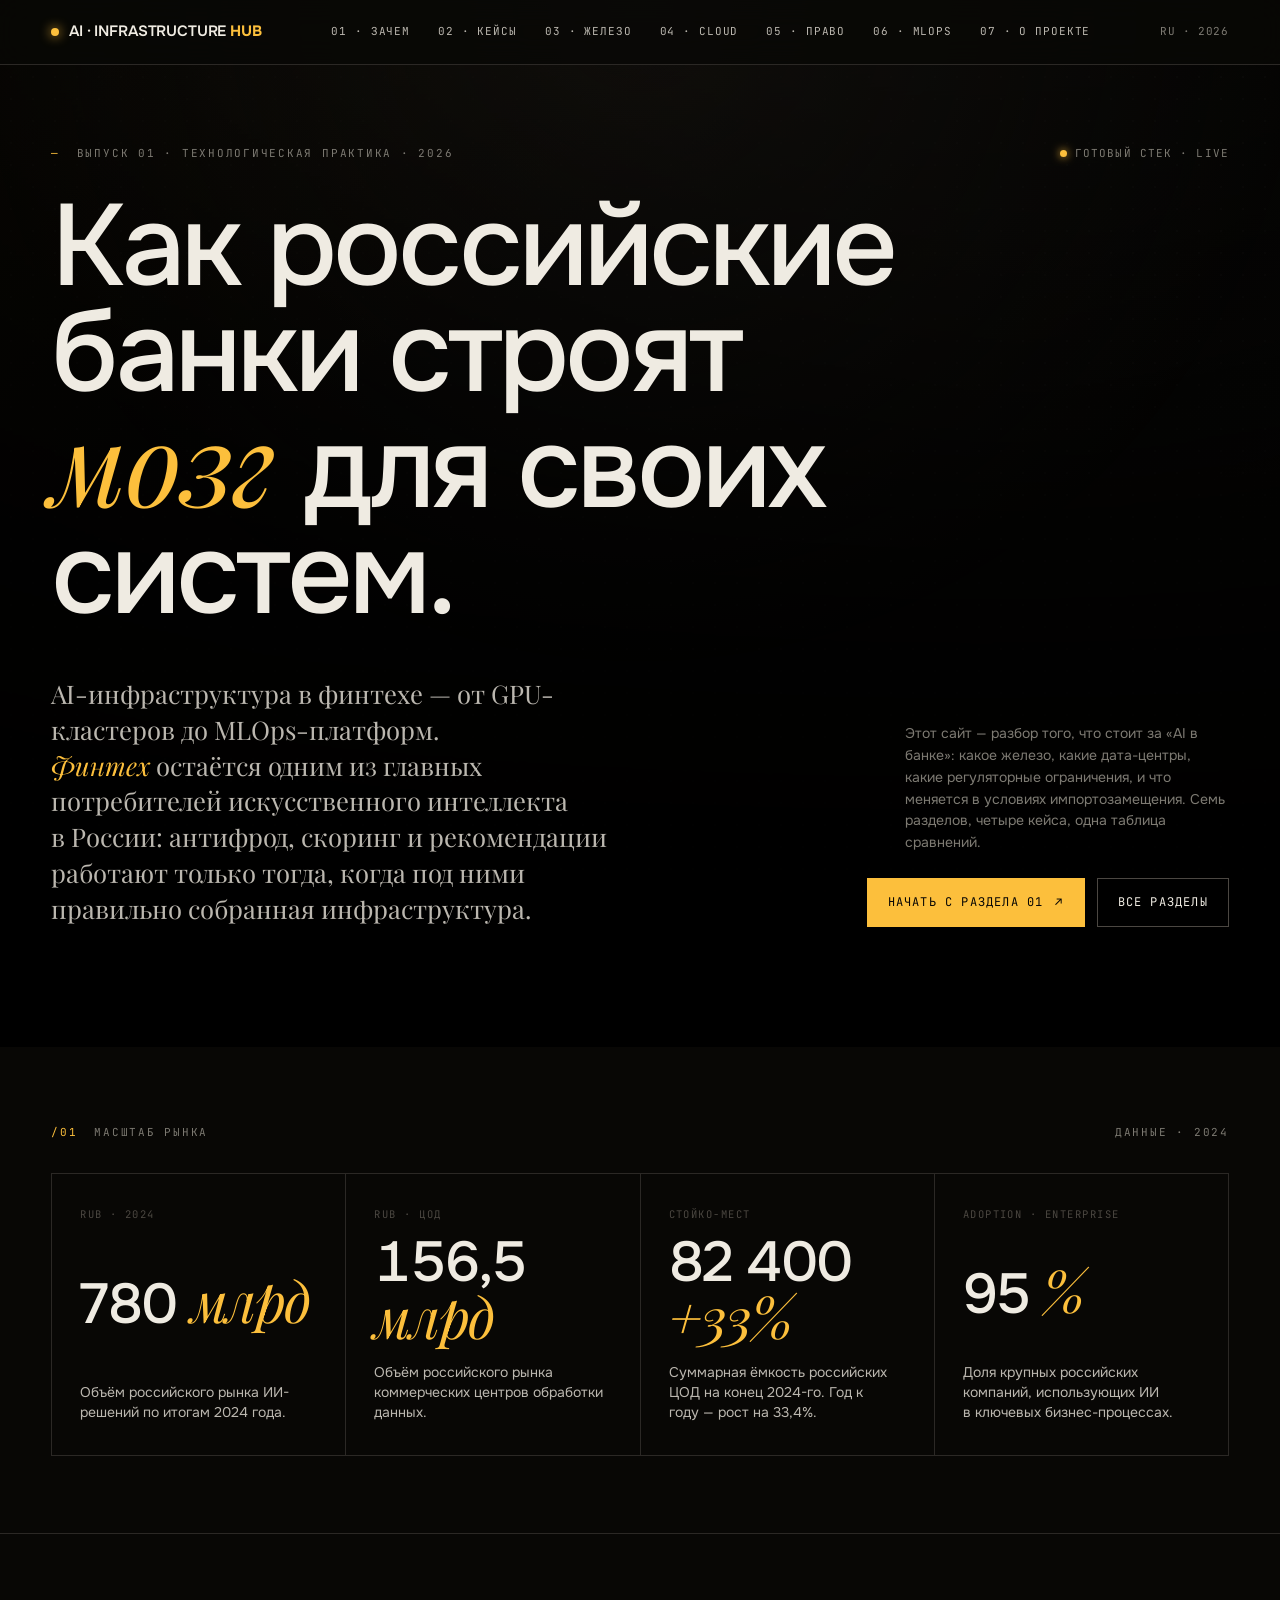
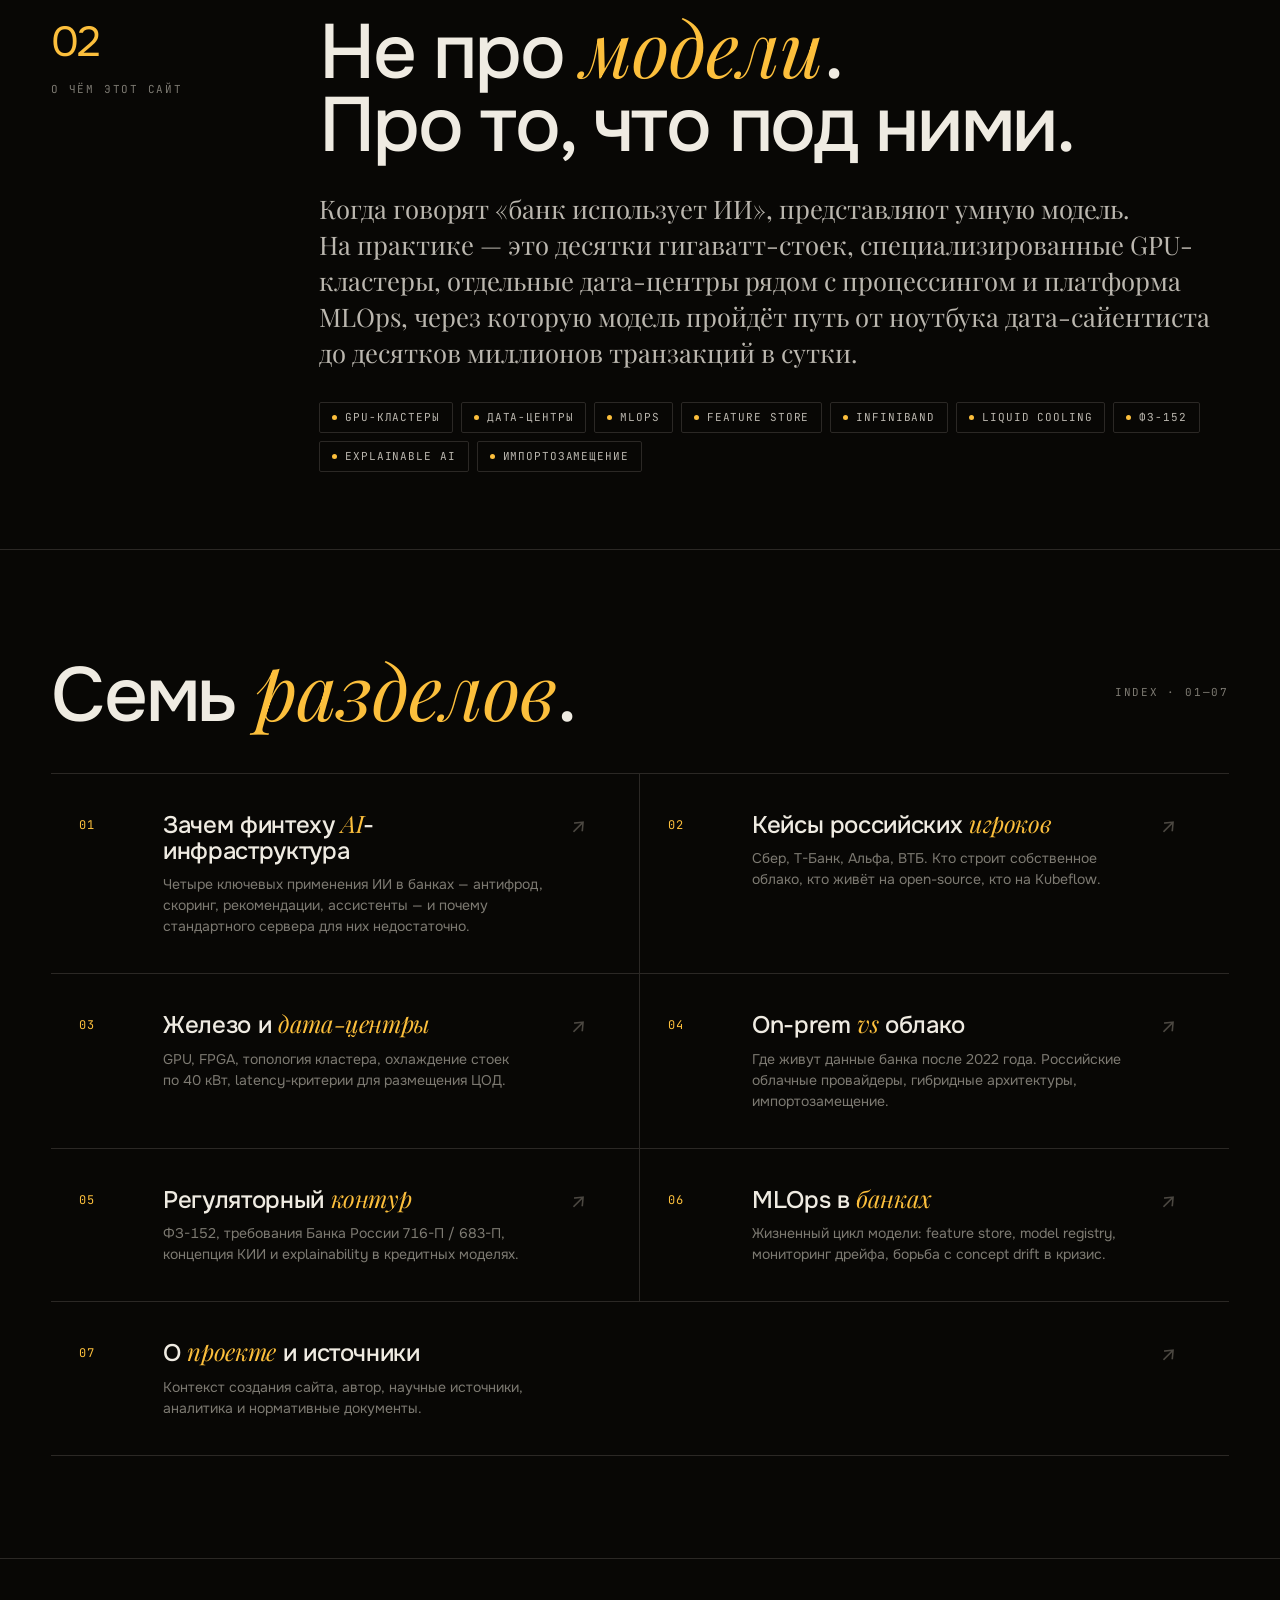
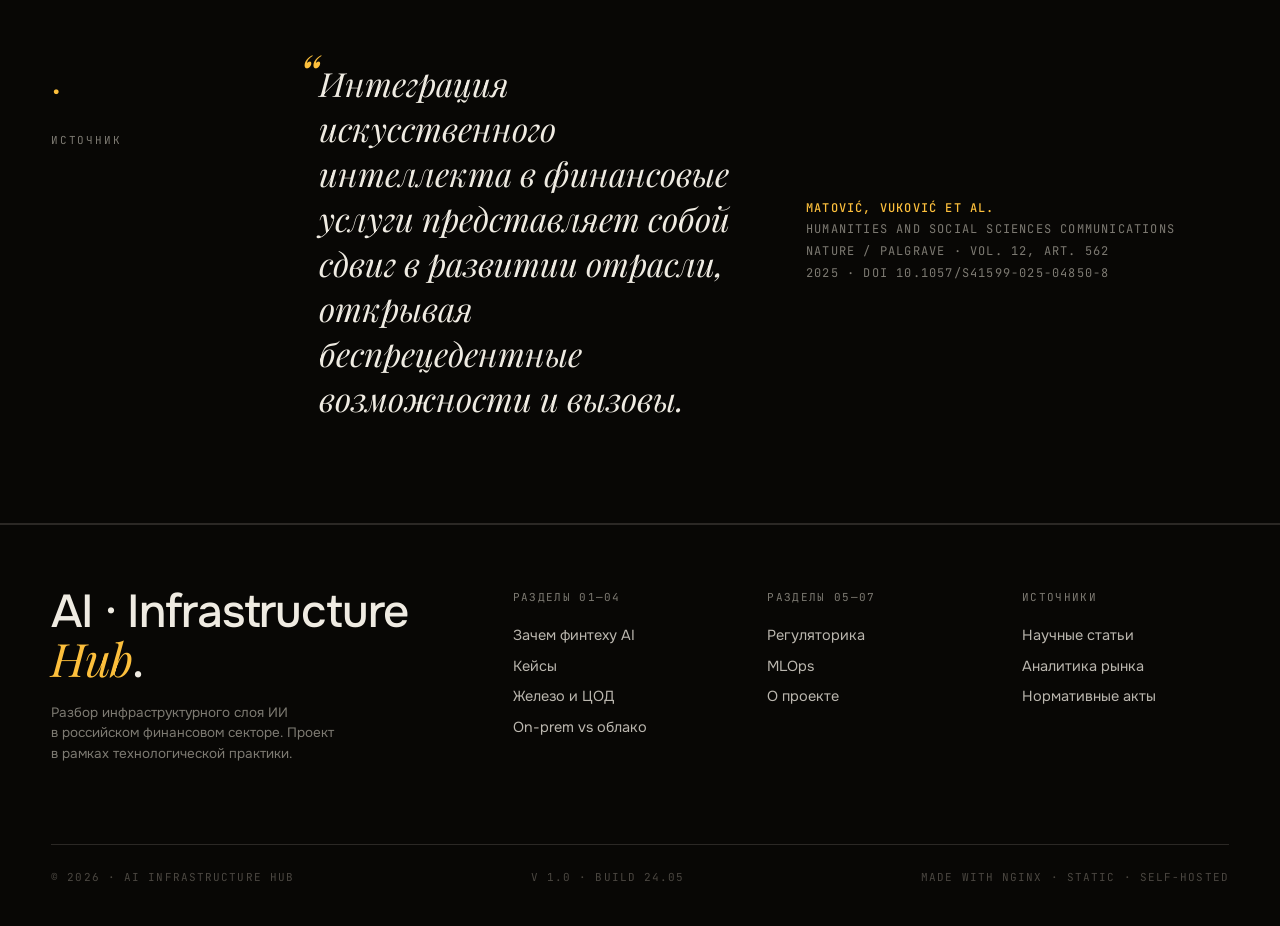
<file: index.html>
<!DOCTYPE html>
<html lang="ru">
<head>
<meta charset="UTF-8">
<meta name="viewport" content="width=device-width, initial-scale=1.0">
<title>AI Infrastructure Hub — мозг для финтеха</title>
<meta name="description" content="AI-инфраструктура в российском финтехе: GPU-кластеры, дата-центры, MLOps-платформы, регуляторика.">
<link rel="stylesheet" href="css/style.css">
</head>
<body>

<!-- ============ NAV ============ -->
<nav class="nav" role="navigation" aria-label="Основная навигация">
  <div class="wrap nav__inner">
    <a href="index.html" class="brand" aria-label="AI Infrastructure Hub — на главную">
      <span class="dot" aria-hidden="true"></span>
      <span>AI · INFRASTRUCTURE <b>HUB</b></span>
    </a>
    <div class="nav__menu" id="nav-main">
      <a href="why-fintech/">01 · Зачем</a>
      <a href="cases/">02 · Кейсы</a>
      <a href="hardware/">03 · Железо</a>
      <a href="on-prem-vs-cloud/">04 · Cloud</a>
      <a href="regulation/">05 · Право</a>
      <a href="mlops/">06 · MLOps</a>
      <a href="about/">07 · О проекте</a>
    </div>
    <button class="nav__toggle" aria-controls="nav-main" aria-expanded="false" aria-label="Открыть меню">
      <span></span><span></span><span></span>
    </button>
    <div class="nav__num" aria-hidden="true">RU · 2026</div>
  </div>
</nav>

<!-- ============ HERO ============ -->
<header class="hero">
  <div class="head-bg" role="img" aria-label="Серверный зал — нейронная инфраструктура" style="background-image:url('https://images.unsplash.com/photo-1558494949-ef010cbdcc31?w=2000&q=80&auto=format&fit=crop');"></div>
  <div class="wrap">

    <div class="flex-row" style="margin-bottom:32px; justify-content:space-between;">
      <span class="eyebrow"><span class="dash">—</span> Выпуск 01 · Технологическая практика · 2026</span>
      <span class="live">Готовый стек · live</span>
    </div>

    <h1 class="h-display hero__title">
      Как российские<br>
      банки строят<br>
      <span class="ser">мозг</span> для своих<br>
      систем.
    </h1>

    <div class="hero__bottom">
      <div>
        <p class="lede">
          AI-инфраструктура в финтехе&nbsp;— от&nbsp;GPU-кластеров до&nbsp;MLOps-платформ. <em style="font-style:italic; color:var(--accent);">Финтех</em>&nbsp;остаётся одним из&nbsp;главных потребителей искусственного интеллекта в&nbsp;России: антифрод, скоринг и&nbsp;рекомендации работают только тогда, когда под&nbsp;ними правильно собранная инфраструктура.
        </p>
      </div>
      <div class="body" style="text-align:left;">
        <p style="color:var(--fg-3); font-size:14px; line-height:1.55; max-width:36ch; margin-left:auto;">
          Этот сайт&nbsp;— разбор того, что стоит за «AI в банке»: какое железо, какие дата-центры, какие регуляторные ограничения, и&nbsp;что меняется в условиях импортозамещения. Семь разделов, четыре кейса, одна таблица сравнений.
        </p>
        <div style="display:flex; gap:12px; margin-top:24px; justify-content:flex-end; flex-wrap:wrap;">
          <a href="why-fintech/" class="btn is-primary">
            Начать с раздела 01
            <span class="arr">↗</span>
          </a>
          <a href="#nav-cards" class="btn">Все разделы</a>
        </div>
      </div>
    </div>

  </div>
</header>

<!-- ============ STAT GRID ============ -->
<section class="dense" id="stats">
  <div class="wrap">
    <div class="flex-row" style="margin-bottom:32px; justify-content:space-between;">
      <span class="eyebrow"><span class="dash">/01</span> Масштаб рынка</span>
      <span class="eyebrow">Данные · 2024</span>
    </div>

    <div class="stat-grid">
      <div class="stat">
        <div class="stat__tag">RUB · 2024</div>
        <div>
          <div class="stat__num">780 <span class="unit">млрд</span></div>
        </div>
        <div class="stat__label">Объём российского рынка ИИ-решений по итогам 2024 года.</div>
      </div>
      <div class="stat">
        <div class="stat__tag">RUB · ЦОД</div>
        <div>
          <div class="stat__num">156,5 <span class="unit">млрд</span></div>
        </div>
        <div class="stat__label">Объём российского рынка коммерческих центров обработки данных.</div>
      </div>
      <div class="stat">
        <div class="stat__tag">Стойко-мест</div>
        <div>
          <div class="stat__num">82 400 <span class="unit">+33%</span></div>
        </div>
        <div class="stat__label">Суммарная ёмкость российских ЦОД на конец 2024-го. Год к году&nbsp;— рост на 33,4%.</div>
      </div>
      <div class="stat">
        <div class="stat__tag">Adoption · Enterprise</div>
        <div>
          <div class="stat__num">95<span class="unit"> %</span></div>
        </div>
        <div class="stat__label">Доля крупных российских компаний, использующих ИИ в&nbsp;ключевых бизнес-процессах.</div>
      </div>
    </div>
  </div>
</section>

<!-- ============ MANIFESTO STRIP ============ -->
<section class="dense">
  <div class="wrap">
    <div class="section-rail">
      <div class="section-rail__label">
        <span class="num">02</span>
        О чём этот сайт
      </div>
      <div>
        <h2 class="h-1" style="margin-bottom:28px;">
          Не&nbsp;про&nbsp;<span class="ser">модели</span>.<br>
          Про&nbsp;то, что под&nbsp;ними.
        </h2>
        <p class="lede" style="margin-bottom:32px;">
          Когда говорят «банк&nbsp;использует ИИ», представляют умную модель. На&nbsp;практике&nbsp;— это десятки гигаватт-стоек, специализированные GPU-кластеры, отдельные дата-центры рядом с&nbsp;процессингом и&nbsp;платформа MLOps, через&nbsp;которую модель пройдёт путь от&nbsp;ноутбука дата-сайентиста до&nbsp;десятков миллионов транзакций в&nbsp;сутки.
        </p>
        <div class="chips">
          <span class="chip"><span class="d"></span>GPU-кластеры</span>
          <span class="chip"><span class="d"></span>Дата-центры</span>
          <span class="chip"><span class="d"></span>MLOps</span>
          <span class="chip"><span class="d"></span>Feature Store</span>
          <span class="chip"><span class="d"></span>InfiniBand</span>
          <span class="chip"><span class="d"></span>Liquid Cooling</span>
          <span class="chip"><span class="d"></span>ФЗ-152</span>
          <span class="chip"><span class="d"></span>Explainable AI</span>
          <span class="chip"><span class="d"></span>Импортозамещение</span>
        </div>
      </div>
    </div>
  </div>
</section>

<!-- ============ NAV CARDS ============ -->
<section id="nav-cards">
  <div class="wrap">
    <div class="flex-row" style="margin-bottom:40px; justify-content:space-between;">
      <h2 class="h-1">Семь&nbsp;<span class="ser">разделов</span>.</h2>
      <span class="eyebrow">Index · 01—07</span>
    </div>

    <div class="cards">

      <a class="card" href="why-fintech/">
        <div class="card__num">01</div>
        <div>
          <div class="card__title">Зачем финтеху <span class="ser">AI</span>-инфраструктура</div>
          <div class="card__desc">Четыре ключевых применения ИИ в банках&nbsp;— антифрод, скоринг, рекомендации, ассистенты&nbsp;— и&nbsp;почему стандартного сервера для них недостаточно.</div>
        </div>
        <div class="card__arr" aria-hidden="true">↗</div>
      </a>

      <a class="card" href="cases/">
        <div class="card__num">02</div>
        <div>
          <div class="card__title">Кейсы российских <span class="ser">игроков</span></div>
          <div class="card__desc">Сбер, Т-Банк, Альфа, ВТБ. Кто строит собственное облако, кто живёт на&nbsp;open-source, кто на&nbsp;Kubeflow.</div>
        </div>
        <div class="card__arr" aria-hidden="true">↗</div>
      </a>

      <a class="card" href="hardware/">
        <div class="card__num">03</div>
        <div>
          <div class="card__title">Железо и&nbsp;<span class="ser">дата-центры</span></div>
          <div class="card__desc">GPU, FPGA, топология кластера, охлаждение стоек по&nbsp;40&nbsp;кВт, latency-критерии для&nbsp;размещения ЦОД.</div>
        </div>
        <div class="card__arr" aria-hidden="true">↗</div>
      </a>

      <a class="card" href="on-prem-vs-cloud/">
        <div class="card__num">04</div>
        <div>
          <div class="card__title">On-prem <span class="ser">vs</span> облако</div>
          <div class="card__desc">Где живут данные банка после&nbsp;2022 года. Российские облачные провайдеры, гибридные архитектуры, импортозамещение.</div>
        </div>
        <div class="card__arr" aria-hidden="true">↗</div>
      </a>

      <a class="card" href="regulation/">
        <div class="card__num">05</div>
        <div>
          <div class="card__title">Регуляторный <span class="ser">контур</span></div>
          <div class="card__desc">ФЗ-152, требования Банка России 716-П / 683-П, концепция КИИ и&nbsp;explainability в&nbsp;кредитных моделях.</div>
        </div>
        <div class="card__arr" aria-hidden="true">↗</div>
      </a>

      <a class="card" href="mlops/">
        <div class="card__num">06</div>
        <div>
          <div class="card__title">MLOps в&nbsp;<span class="ser">банках</span></div>
          <div class="card__desc">Жизненный цикл модели: feature&nbsp;store, model&nbsp;registry, мониторинг дрейфа, борьба с&nbsp;concept&nbsp;drift в&nbsp;кризис.</div>
        </div>
        <div class="card__arr" aria-hidden="true">↗</div>
      </a>

      <a class="card" href="about/" style="grid-column:1 / -1; border-right:0;">
        <div class="card__num">07</div>
        <div>
          <div class="card__title">О&nbsp;<span class="ser">проекте</span> и&nbsp;источники</div>
          <div class="card__desc">Контекст создания сайта, автор, научные источники, аналитика и&nbsp;нормативные документы.</div>
        </div>
        <div class="card__arr" aria-hidden="true">↗</div>
      </a>

    </div>
  </div>
</section>

<!-- ============ QUOTE ============ -->
<section>
  <div class="wrap">
    <div class="section-rail">
      <div class="section-rail__label">
        <span class="num">·</span>
        Источник
      </div>
      <div class="quote">
        <blockquote>
          Интеграция искусственного интеллекта в&nbsp;финансовые услуги представляет собой сдвиг в&nbsp;развитии отрасли, открывая беспрецедентные возможности и&nbsp;вызовы.
        </blockquote>
        <div class="quote__src">
          <b>Matović, Vuković et al.</b><br>
          Humanities and Social Sciences Communications<br>
          Nature / Palgrave · Vol. 12, Art. 562<br>
          2025 · DOI 10.1057/s41599-025-04850-8
        </div>
      </div>
    </div>
  </div>
</section>

<!-- ============ FOOTER ============ -->
<footer class="foot">
  <div class="wrap">
    <div class="foot__top">
      <div class="foot__col">
        <div class="foot__brand">AI · Infrastructure<br><span class="ser">Hub</span>.</div>
        <p class="foot__byline">Разбор инфраструктурного слоя ИИ в&nbsp;российском финансовом секторе. Проект в&nbsp;рамках технологической практики.</p>
      </div>
      <div class="foot__col">
        <h5>Разделы 01—04</h5>
        <a href="why-fintech/">Зачем финтеху AI</a>
        <a href="cases/">Кейсы</a>
        <a href="hardware/">Железо и ЦОД</a>
        <a href="on-prem-vs-cloud/">On-prem vs облако</a>
      </div>
      <div class="foot__col">
        <h5>Разделы 05—07</h5>
        <a href="regulation/">Регуляторика</a>
        <a href="mlops/">MLOps</a>
        <a href="about/">О проекте</a>
      </div>
      <div class="foot__col">
        <h5>Источники</h5>
        <a href="about/#sources">Научные статьи</a>
        <a href="about/#sources">Аналитика рынка</a>
        <a href="about/#sources">Нормативные акты</a>
      </div>
    </div>
    <div class="foot__bottom">
      <div>© 2026 · AI Infrastructure Hub</div>
      <div>v 1.0 · build 24.05</div>
      <div>Made with Nginx · static · self-hosted</div>
    </div>
  </div>
</footer>

<script src="js/main.js"></script>
</body>
</html>
</file>
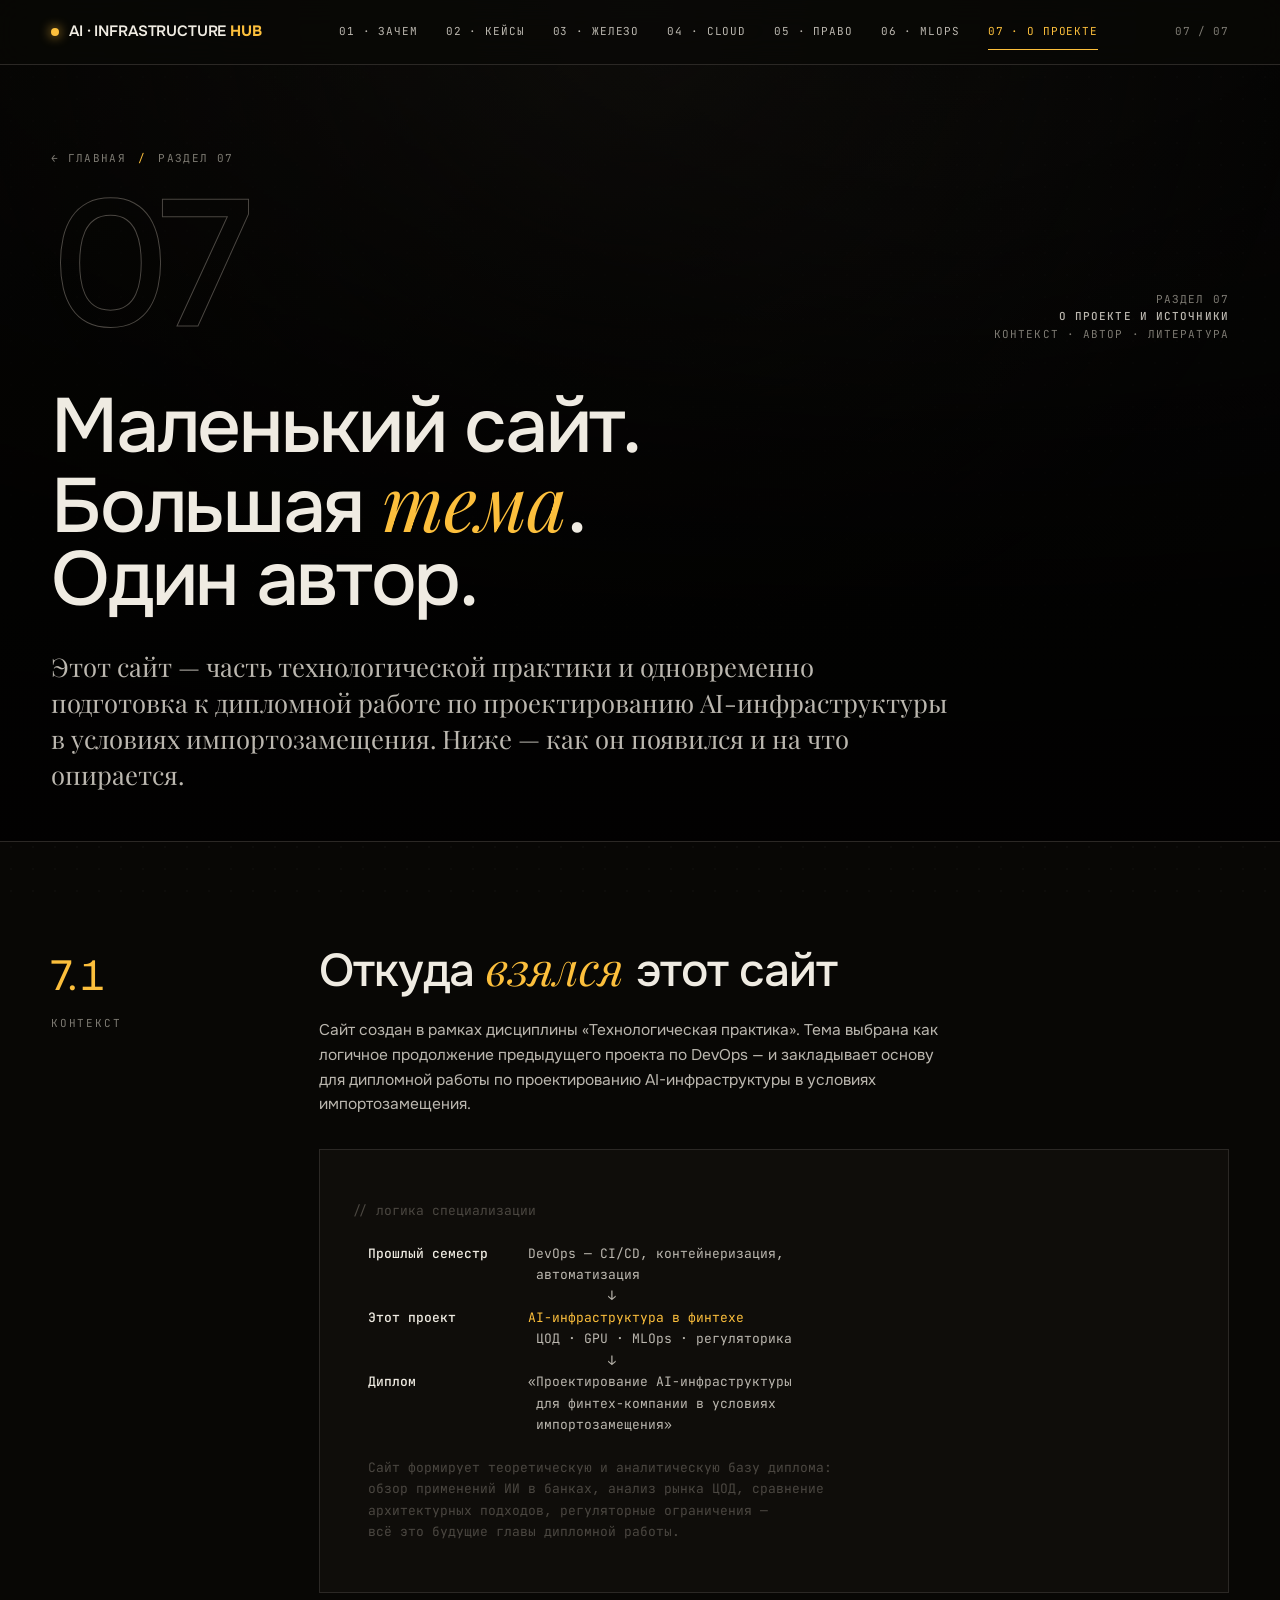
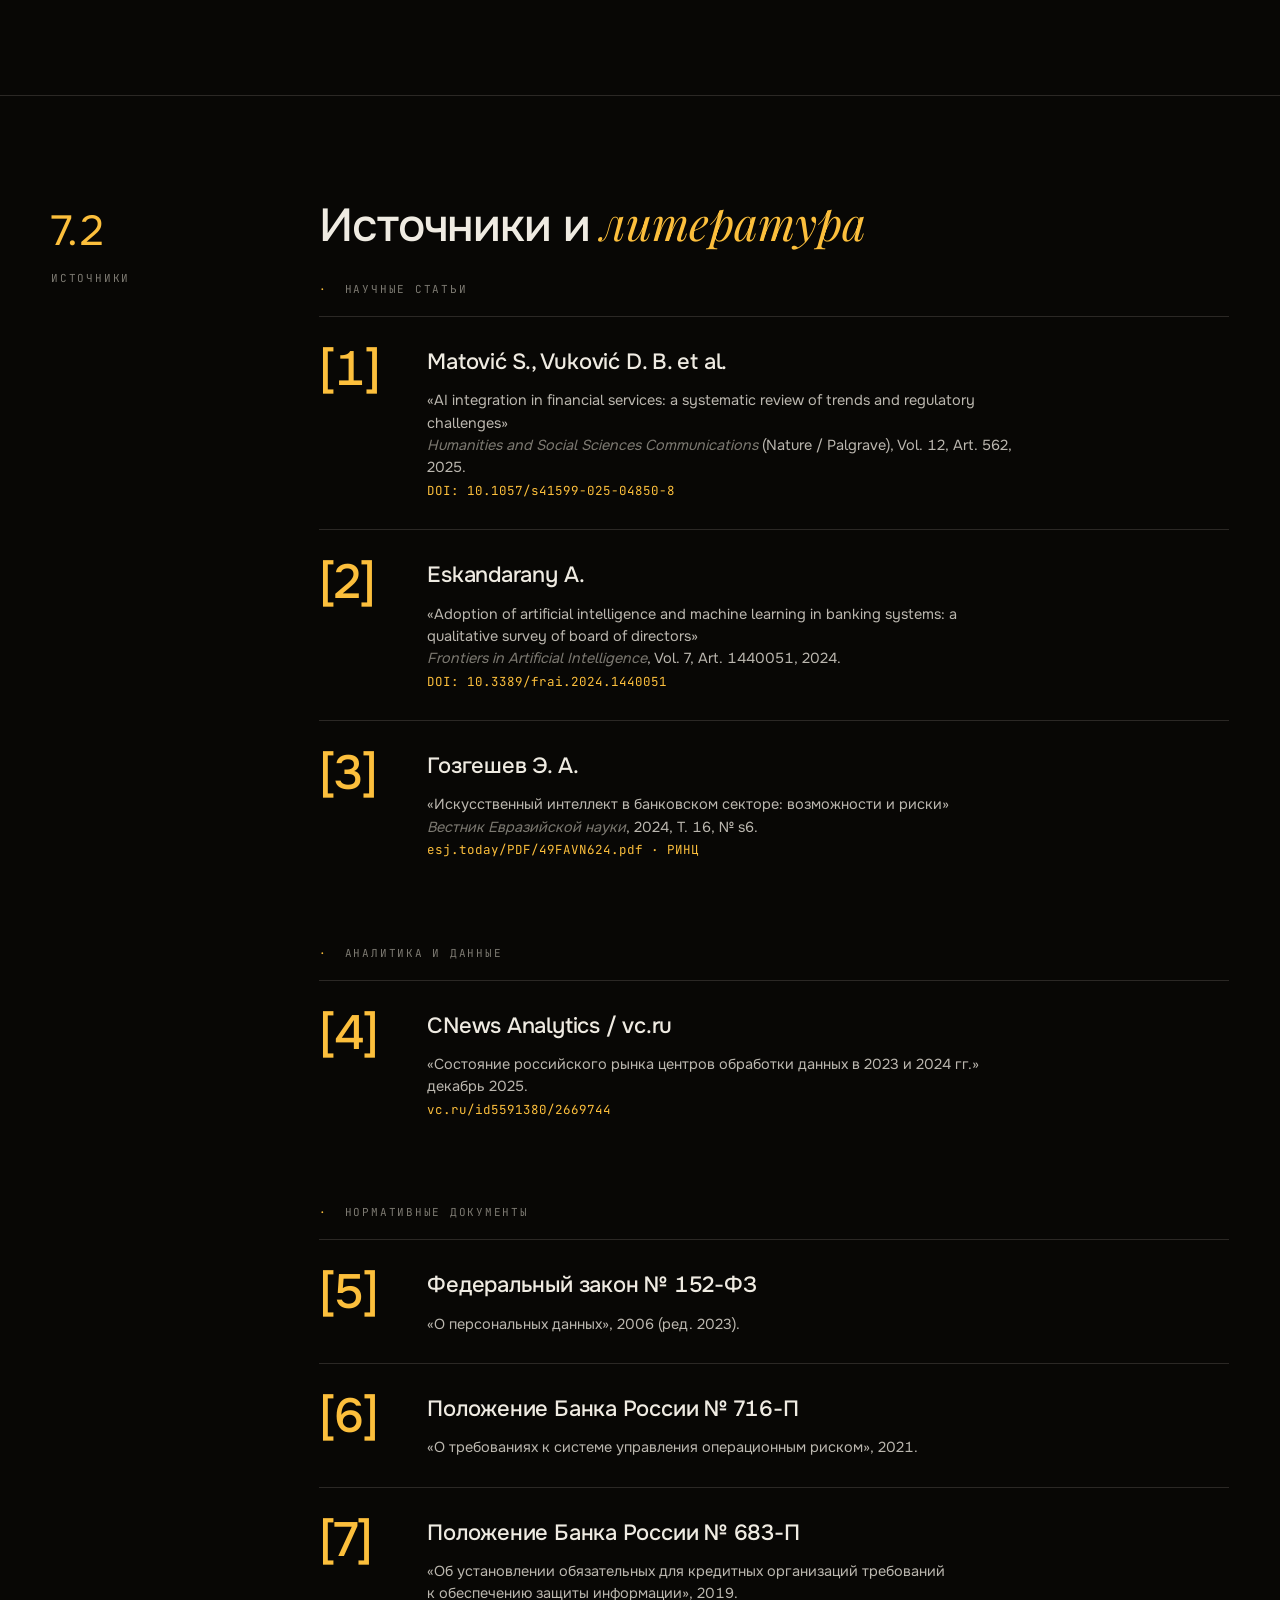
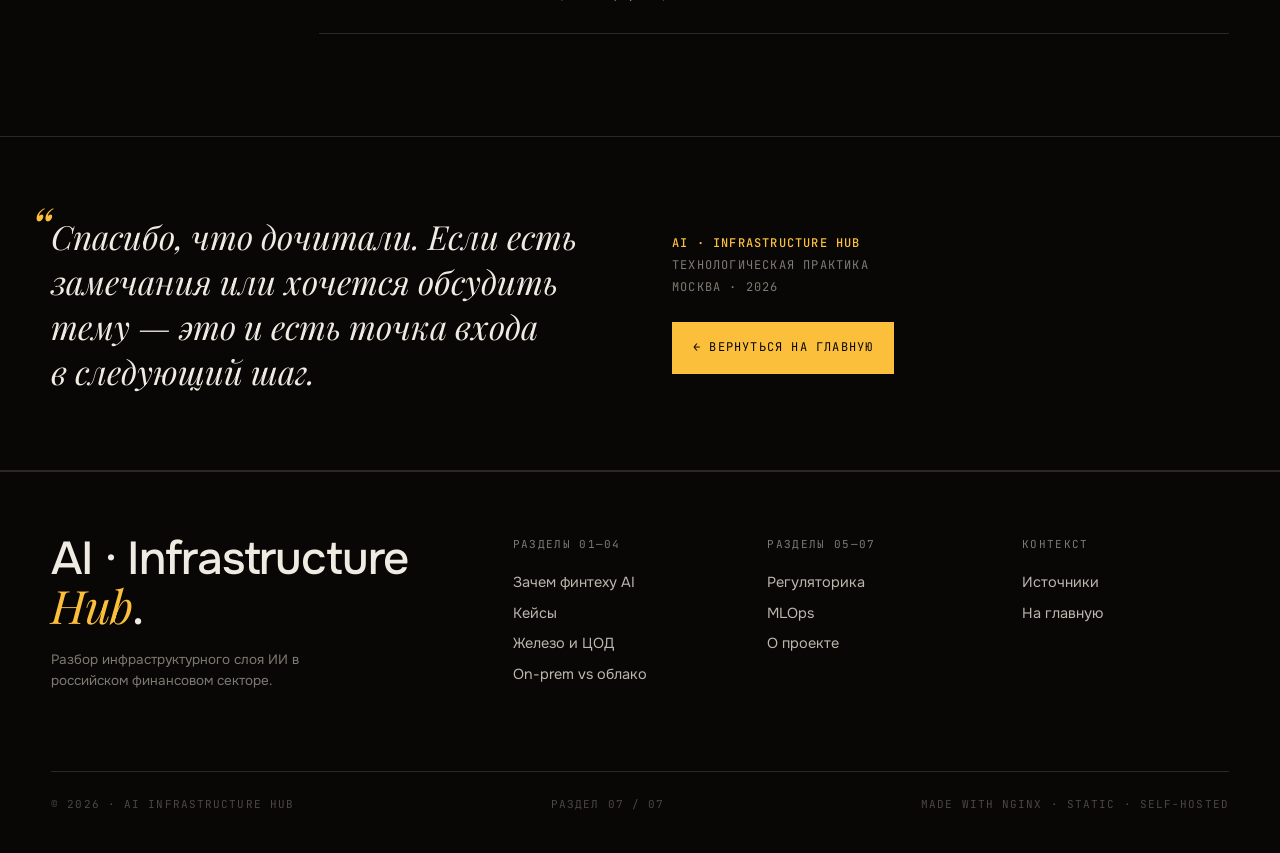
<file: about/index.html>
<!DOCTYPE html>
<html lang="ru">
<head>
<meta charset="UTF-8">
<meta name="viewport" content="width=device-width, initial-scale=1.0">
<title>07 · О проекте и источники — AI Infrastructure Hub</title>
<meta name="description" content="Контекст создания сайта, научные источники и нормативные документы по AI-инфраструктуре в финтехе.">
<link rel="stylesheet" href="../css/style.css">
</head>
<body>

<nav class="nav" role="navigation" aria-label="Основная навигация">
  <div class="wrap nav__inner">
    <a href="../index.html" class="brand" aria-label="AI Infrastructure Hub — на главную">
      <span class="dot" aria-hidden="true"></span>
      <span>AI · INFRASTRUCTURE <b>HUB</b></span>
    </a>
    <div class="nav__menu" id="nav-main">
      <a href="../why-fintech/">01 · Зачем</a>
      <a href="../cases/">02 · Кейсы</a>
      <a href="../hardware/">03 · Железо</a>
      <a href="../on-prem-vs-cloud/">04 · Cloud</a>
      <a href="../regulation/">05 · Право</a>
      <a href="../mlops/">06 · MLOps</a>
      <a href="../about/" class="is-current">07 · О проекте</a>
    </div>
    <button class="nav__toggle" aria-controls="nav-main" aria-expanded="false" aria-label="Открыть меню">
      <span></span><span></span><span></span>
    </button>
    <div class="nav__num" aria-hidden="true">07 / 07</div>
  </div>
</nav>

<header class="page-head">
  <div class="head-bg" role="img" aria-label="Блокнот и рабочее место" style="background-image:url('https://images.unsplash.com/photo-1455390582262-044cdead277a?w=2000&q=80&auto=format&fit=crop');"></div>
  <div class="wrap">
    <div class="crumb">
      <a href="../index.html">← Главная</a>
      <span class="arr">/</span>
      <span>Раздел 07</span>
    </div>
    <div class="page-head__rail">
      <div class="page-head__num" aria-hidden="true">07</div>
      <div class="page-head__meta">
        Раздел 07<br>
        <b>О проекте и&nbsp;источники</b><br>
        Контекст · автор · литература
      </div>
    </div>
    <h1 class="h-1 page-head__title">
      Маленький сайт.<br>
      Большая&nbsp;<span class="ser">тема</span>.<br>
      Один автор.
    </h1>
    <p class="lede">
      Этот сайт&nbsp;— часть технологической практики и&nbsp;одновременно подготовка к&nbsp;дипломной работе по&nbsp;проектированию AI-инфраструктуры в&nbsp;условиях импортозамещения. Ниже&nbsp;— как он&nbsp;появился и&nbsp;на&nbsp;что опирается.
    </p>
  </div>
</header>

<!-- ============ AUTHOR ============ -->
<section>
  <div class="wrap">
    <div class="section-rail">
      <div class="section-rail__label">
        <span class="num">7.1</span>
        Контекст
      </div>
      <div>
        <h2 class="h-2" style="margin-bottom:24px;">Откуда&nbsp;<span class="ser">взялся</span> этот сайт</h2>
        <p class="body" style="margin-bottom:18px;">Сайт создан в&nbsp;рамках дисциплины «Технологическая практика». Тема выбрана как логичное продолжение предыдущего проекта по&nbsp;DevOps&nbsp;— и&nbsp;закладывает основу для&nbsp;дипломной работы по&nbsp;проектированию AI-инфраструктуры в&nbsp;условиях импортозамещения.</p>

        <div class="diag" style="margin-top:32px;">
<span class="c">// логика специализации</span>

  <span class="h">Прошлый семестр</span>     DevOps — CI/CD, контейнеризация,
                       автоматизация
                                ↓
  <span class="h">Этот проект</span>         <span class="hl">AI-инфраструктура в финтехе</span>
                       ЦОД · GPU · MLOps · регуляторика
                                ↓
  <span class="h">Диплом</span>              «Проектирование AI-инфраструктуры
                       для финтех-компании в условиях
                       импортозамещения»

  <span class="c">Сайт формирует теоретическую и аналитическую базу диплома:
  обзор применений ИИ в банках, анализ рынка ЦОД, сравнение
  архитектурных подходов, регуляторные ограничения —
  всё это будущие главы дипломной работы.</span>
        </div>
      </div>
    </div>
  </div>
</section>

<!-- ============ SOURCES ============ -->
<section id="sources">
  <div class="wrap">
    <div class="section-rail">
      <div class="section-rail__label">
        <span class="num">7.2</span>
        Источники
      </div>
      <div>
        <h2 class="h-2" style="margin-bottom:32px;">Источники и&nbsp;<span class="ser">литература</span></h2>

        <!-- Scientific -->
        <div class="eyebrow" style="margin-bottom:18px;"><span class="dash">·</span> Научные статьи</div>

        <div class="bignum">
          <div class="bignum__n">[1]</div>
          <div>
            <div class="bignum__t">Matović S., Vuković D. B. et al.</div>
            <div class="bignum__d">«AI integration in financial services: a systematic review of trends and regulatory challenges»<br>
            <em style="color:var(--fg-3); font-style:italic;">Humanities and Social Sciences Communications</em> (Nature / Palgrave), Vol.&nbsp;12, Art.&nbsp;562, 2025.<br>
            <span class="mono" style="font-size:12.5px; color:var(--accent);">DOI: 10.1057/s41599-025-04850-8</span></div>
          </div>
        </div>

        <div class="bignum">
          <div class="bignum__n">[2]</div>
          <div>
            <div class="bignum__t">Eskandarany A.</div>
            <div class="bignum__d">«Adoption of artificial intelligence and machine learning in banking systems: a qualitative survey of board of directors»<br>
            <em style="color:var(--fg-3); font-style:italic;">Frontiers in Artificial Intelligence</em>, Vol.&nbsp;7, Art.&nbsp;1440051, 2024.<br>
            <span class="mono" style="font-size:12.5px; color:var(--accent);">DOI: 10.3389/frai.2024.1440051</span></div>
          </div>
        </div>

        <div class="bignum">
          <div class="bignum__n">[3]</div>
          <div>
            <div class="bignum__t">Гозгешев Э. А.</div>
            <div class="bignum__d">«Искусственный интеллект в&nbsp;банковском секторе: возможности и&nbsp;риски»<br>
            <em style="color:var(--fg-3); font-style:italic;">Вестник Евразийской науки</em>, 2024, Т.&nbsp;16, №&nbsp;s6.<br>
            <span class="mono" style="font-size:12.5px; color:var(--accent);">esj.today/PDF/49FAVN624.pdf · РИНЦ</span></div>
          </div>
        </div>

        <!-- Analytics -->
        <div class="eyebrow" style="margin: 56px 0 18px;"><span class="dash">·</span> Аналитика и&nbsp;данные</div>

        <div class="bignum">
          <div class="bignum__n">[4]</div>
          <div>
            <div class="bignum__t">CNews Analytics / vc.ru</div>
            <div class="bignum__d">«Состояние российского рынка центров обработки данных в&nbsp;2023 и&nbsp;2024 гг.»<br>декабрь 2025.<br>
            <span class="mono" style="font-size:12.5px; color:var(--accent);">vc.ru/id5591380/2669744</span></div>
          </div>
        </div>

        <!-- Regulations -->
        <div class="eyebrow" style="margin: 56px 0 18px;"><span class="dash">·</span> Нормативные документы</div>

        <div class="bignum">
          <div class="bignum__n">[5]</div>
          <div>
            <div class="bignum__t">Федеральный закон №&nbsp;152-ФЗ</div>
            <div class="bignum__d">«О&nbsp;персональных данных», 2006 (ред. 2023).</div>
          </div>
        </div>
        <div class="bignum">
          <div class="bignum__n">[6]</div>
          <div>
            <div class="bignum__t">Положение Банка России №&nbsp;716-П</div>
            <div class="bignum__d">«О&nbsp;требованиях к&nbsp;системе управления операционным риском», 2021.</div>
          </div>
        </div>
        <div class="bignum">
          <div class="bignum__n">[7]</div>
          <div>
            <div class="bignum__t">Положение Банка России №&nbsp;683-П</div>
            <div class="bignum__d">«Об&nbsp;установлении обязательных для&nbsp;кредитных организаций требований к&nbsp;обеспечению защиты информации», 2019.</div>
          </div>
        </div>
      </div>
    </div>
  </div>
</section>

<!-- ============ CTA ============ -->
<section class="dense">
  <div class="wrap">
    <div class="quote">
      <blockquote>
        Спасибо, что дочитали.&nbsp;Если есть замечания или хочется обсудить тему&nbsp;— это и&nbsp;есть точка входа в&nbsp;следующий шаг.
      </blockquote>
      <div class="quote__src">
        <b>AI · Infrastructure Hub</b><br>
        Технологическая практика<br>
        Москва · 2026
        <div style="margin-top:24px;">
          <a class="btn is-primary" href="../index.html">← Вернуться на главную</a>
        </div>
      </div>
    </div>
  </div>
</section>

<footer class="foot">
  <div class="wrap">
    <div class="foot__top">
      <div class="foot__col">
        <div class="foot__brand">AI · Infrastructure<br><span class="ser">Hub</span>.</div>
        <p class="foot__byline">Разбор инфраструктурного слоя ИИ в российском финансовом секторе.</p>
      </div>
      <div class="foot__col">
        <h5>Разделы 01—04</h5>
        <a href="../why-fintech/">Зачем финтеху AI</a>
        <a href="../cases/">Кейсы</a>
        <a href="../hardware/">Железо и ЦОД</a>
        <a href="../on-prem-vs-cloud/">On-prem vs облако</a>
      </div>
      <div class="foot__col">
        <h5>Разделы 05—07</h5>
        <a href="../regulation/">Регуляторика</a>
        <a href="../mlops/">MLOps</a>
        <a href="../about/">О проекте</a>
      </div>
      <div class="foot__col">
        <h5>Контекст</h5>
        <a href="#sources">Источники</a>
        <a href="../index.html">На главную</a>
      </div>
    </div>
    <div class="foot__bottom">
      <div>© 2026 · AI Infrastructure Hub</div>
      <div>Раздел 07 / 07</div>
      <div>Made with Nginx · static · self-hosted</div>
    </div>
  </div>
</footer>

<script src="../js/main.js"></script>
</body>
</html>
</file>
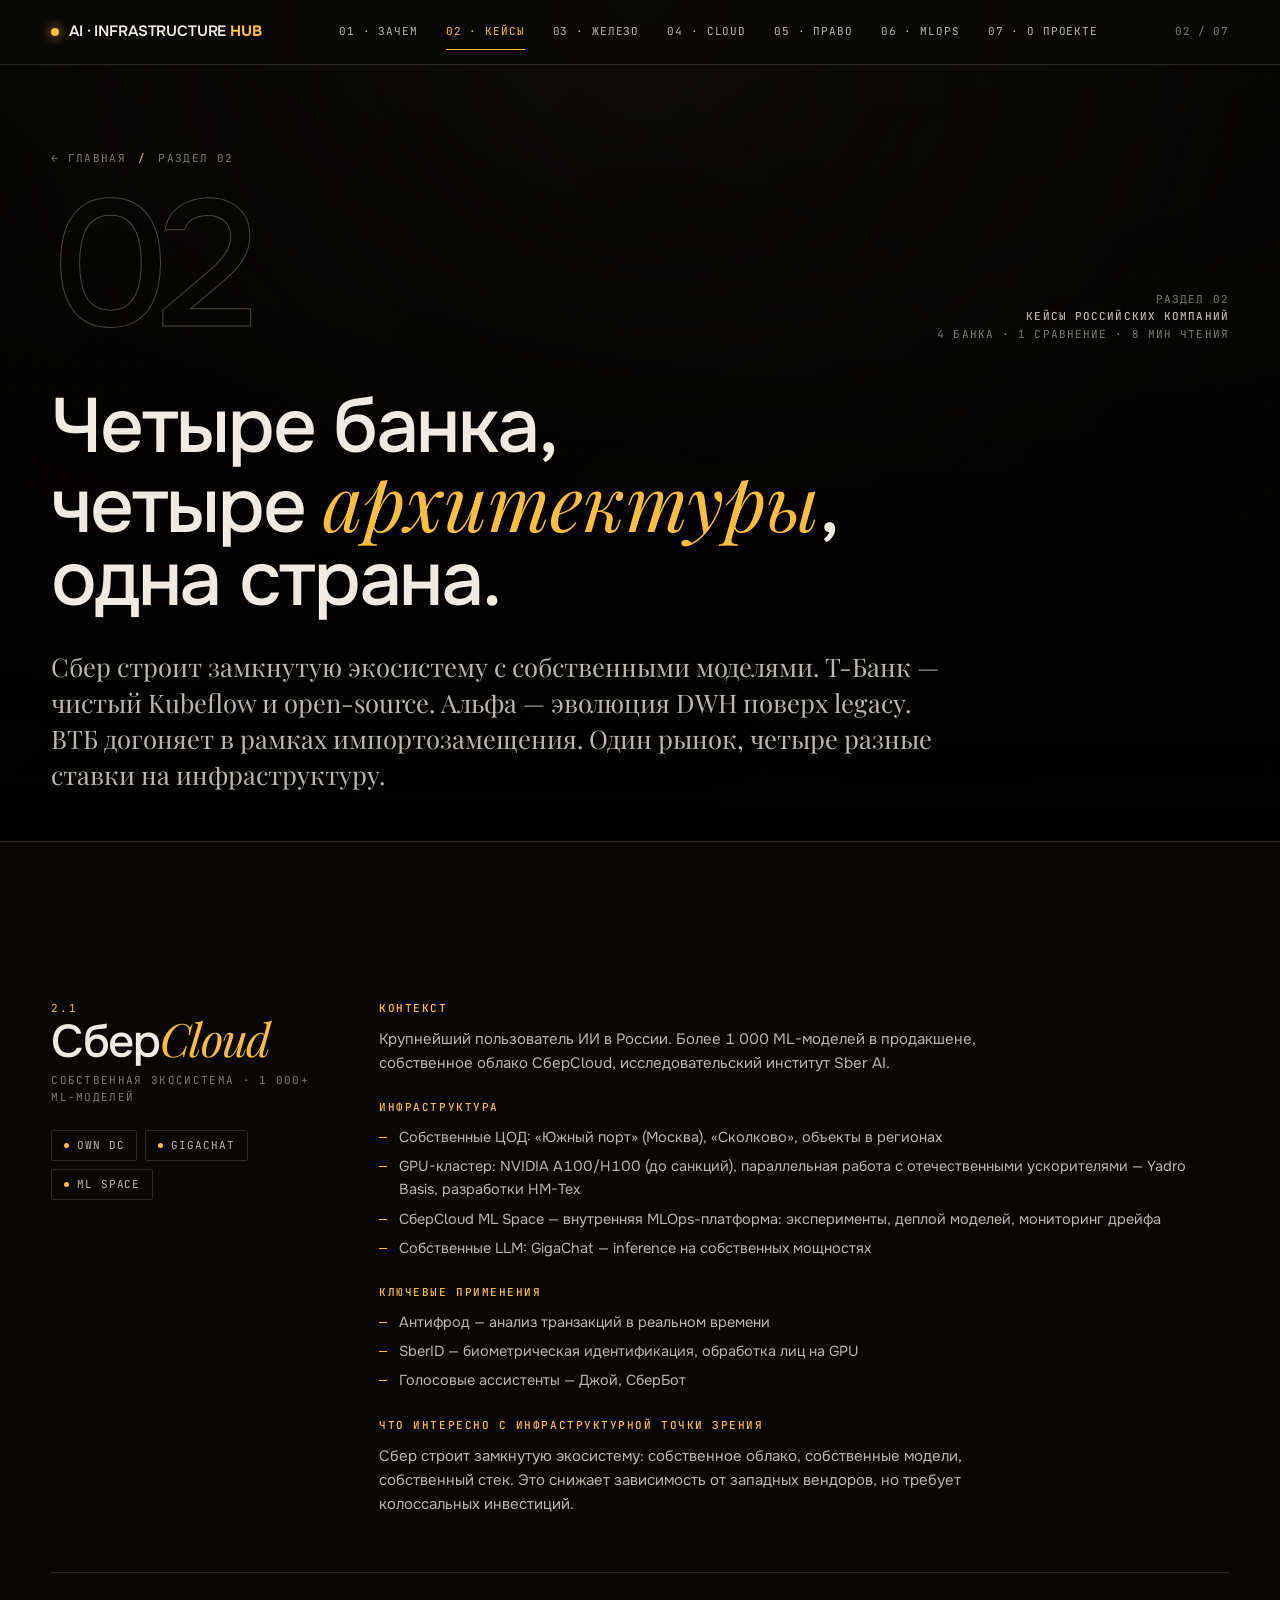
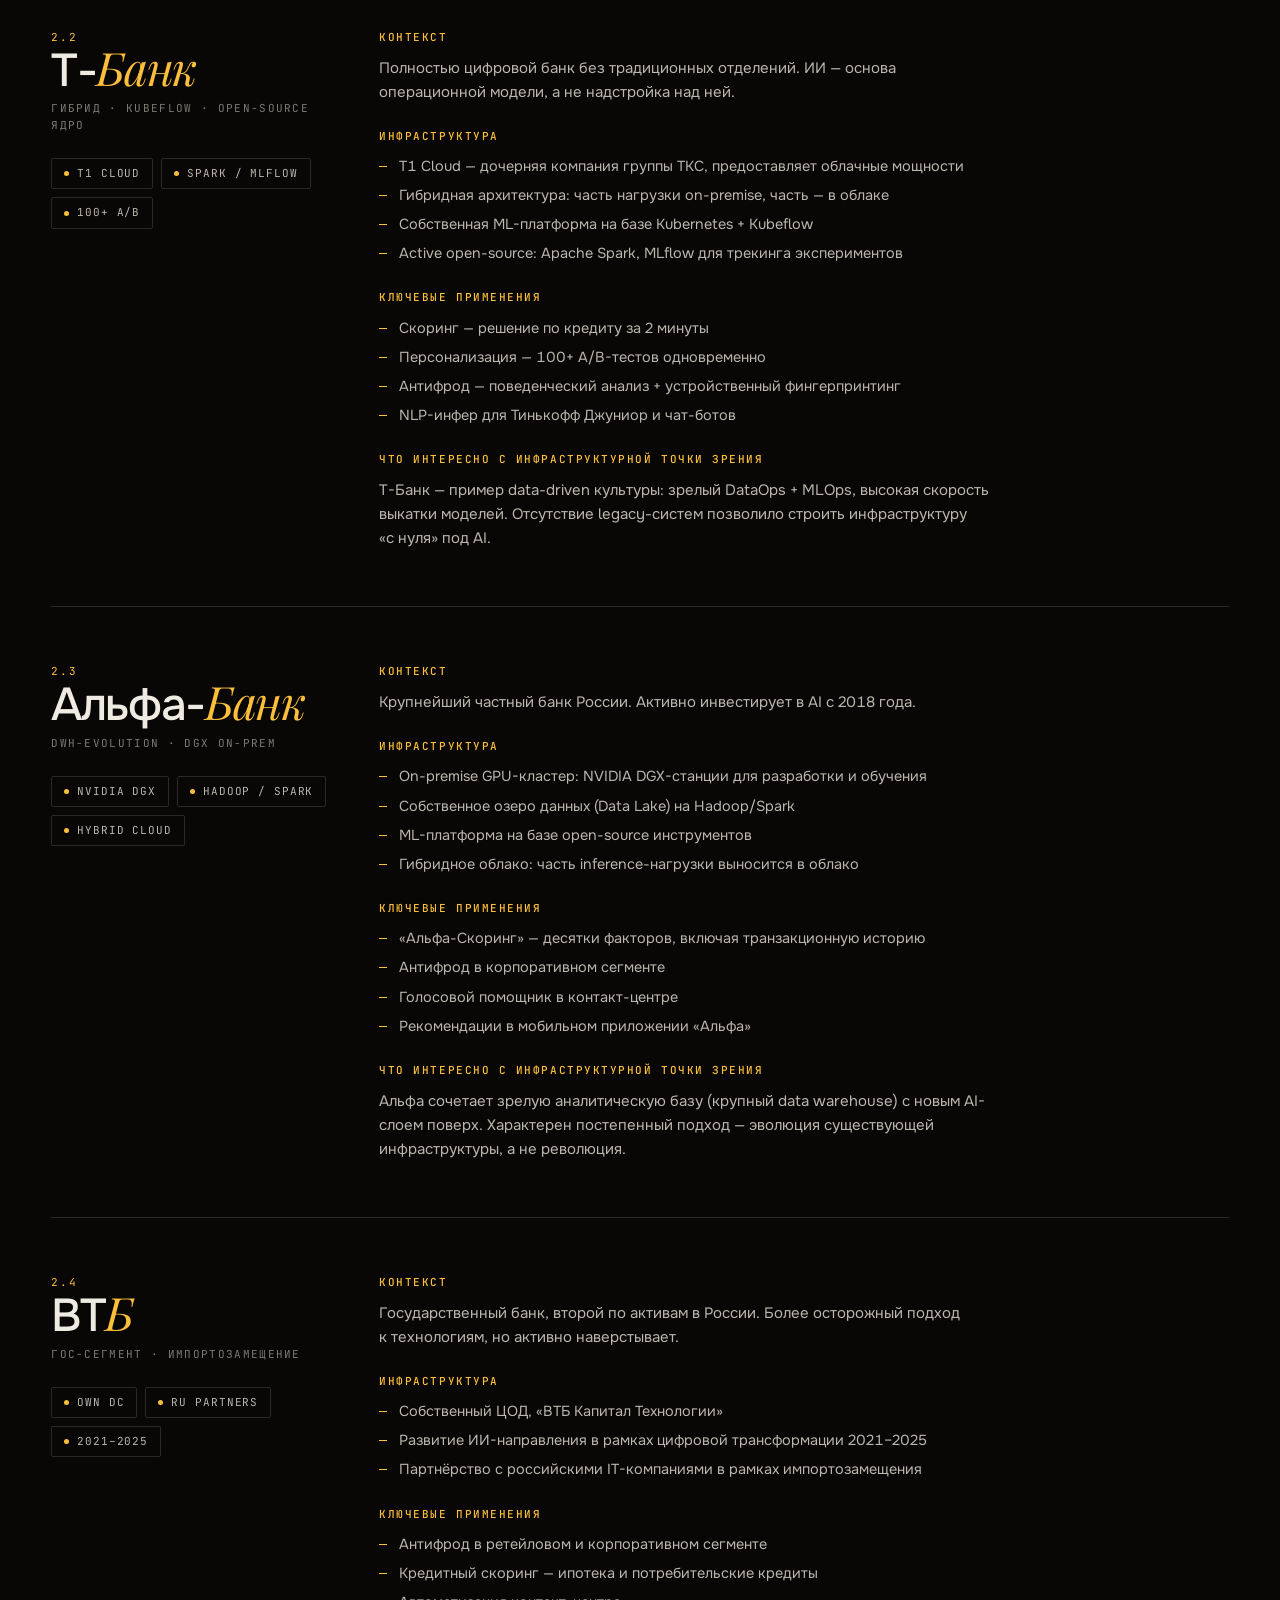
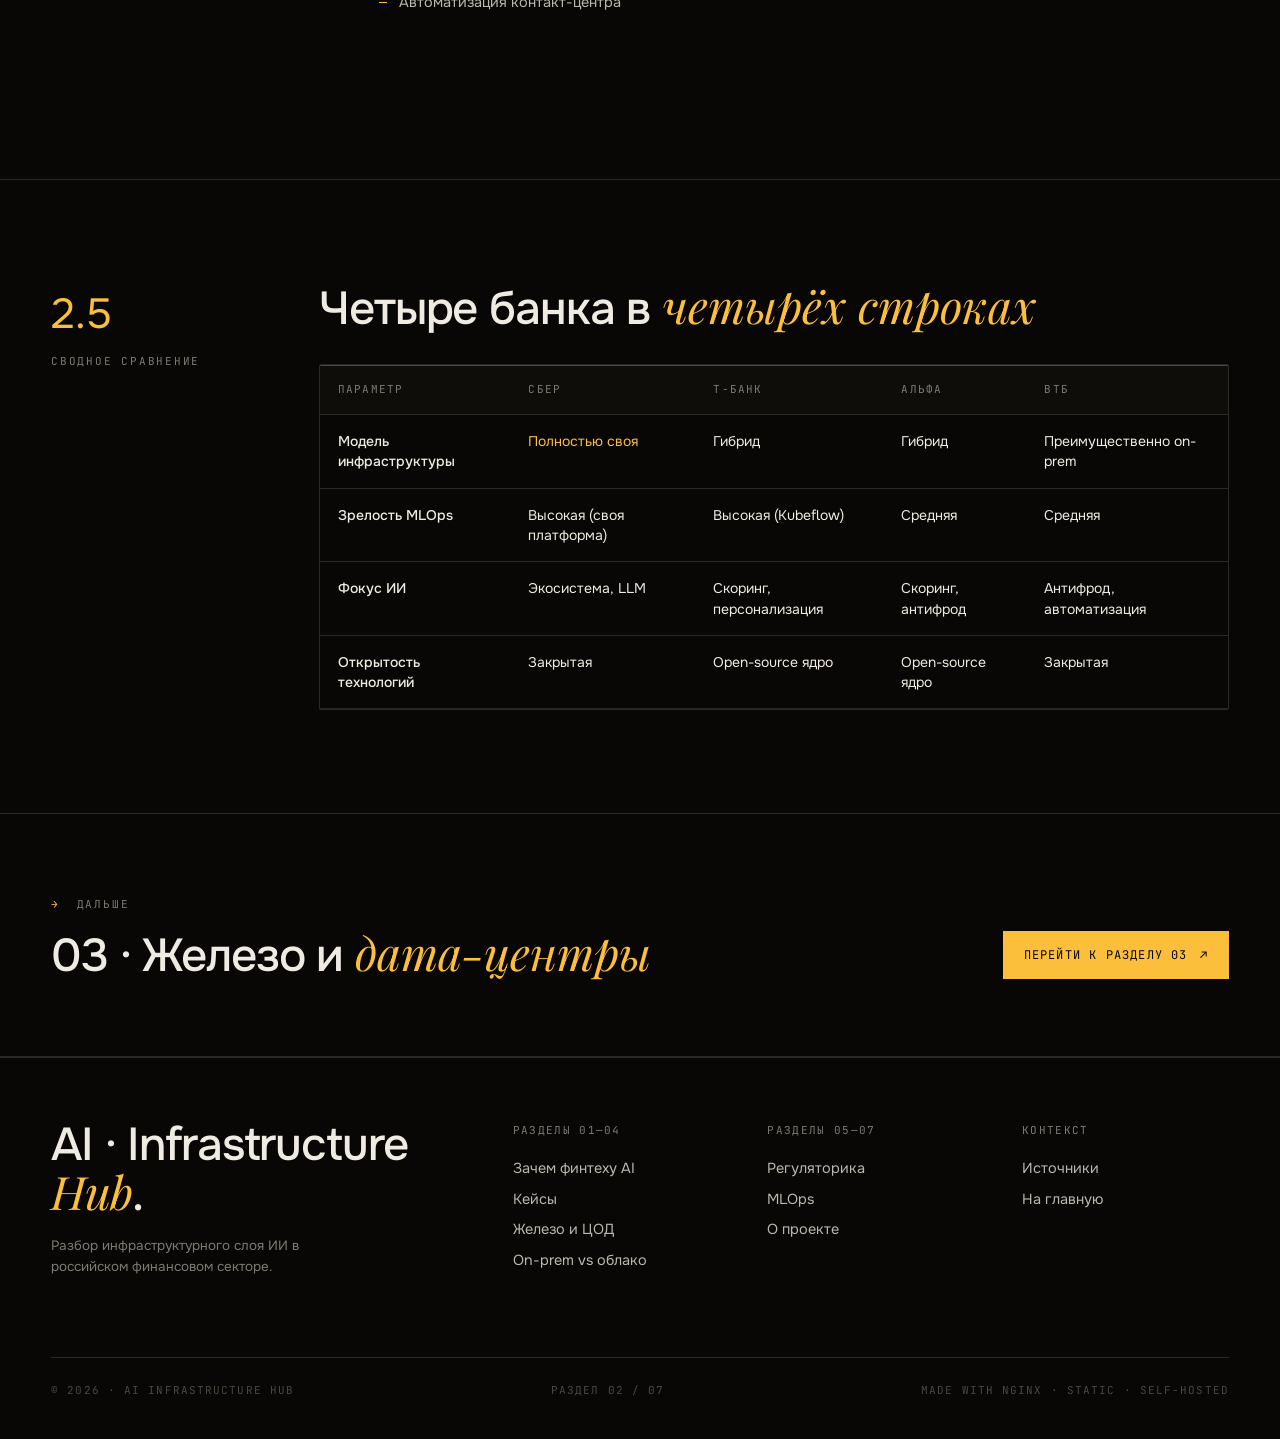
<file: cases/index.html>
<!DOCTYPE html>
<html lang="ru">
<head>
<meta charset="UTF-8">
<meta name="viewport" content="width=device-width, initial-scale=1.0">
<title>02 · Кейсы российских компаний — AI Infrastructure Hub</title>
<meta name="description" content="Как Сбер, Т-Банк, Альфа-Банк и ВТБ строят AI-инфраструктуру: четыре архитектуры, одна страна.">
<link rel="stylesheet" href="../css/style.css">
</head>
<body>

<nav class="nav" role="navigation" aria-label="Основная навигация">
  <div class="wrap nav__inner">
    <a href="../index.html" class="brand" aria-label="AI Infrastructure Hub — на главную">
      <span class="dot" aria-hidden="true"></span>
      <span>AI · INFRASTRUCTURE <b>HUB</b></span>
    </a>
    <div class="nav__menu" id="nav-main">
      <a href="../why-fintech/">01 · Зачем</a>
      <a href="../cases/" class="is-current">02 · Кейсы</a>
      <a href="../hardware/">03 · Железо</a>
      <a href="../on-prem-vs-cloud/">04 · Cloud</a>
      <a href="../regulation/">05 · Право</a>
      <a href="../mlops/">06 · MLOps</a>
      <a href="../about/">07 · О проекте</a>
    </div>
    <button class="nav__toggle" aria-controls="nav-main" aria-expanded="false" aria-label="Открыть меню">
      <span></span><span></span><span></span>
    </button>
    <div class="nav__num" aria-hidden="true">02 / 07</div>
  </div>
</nav>

<header class="page-head">
  <div class="head-bg" role="img" aria-label="Корпоративные башни ночью" style="background-image:url('https://images.unsplash.com/photo-1641464835774-431b7934037b?q=80&w=1170&auto=format&fit=crop&ixlib=rb-4.1.0&ixid=M3wxMjA3fDB8MHxwaG90by1wYWdlfHx8fGVufDB8fHx8fA%3D%3D');"></div>
  <div class="wrap">
    <div class="crumb">
      <a href="../index.html">← Главная</a>
      <span class="arr">/</span>
      <span>Раздел 02</span>
    </div>
    <div class="page-head__rail">
      <div class="page-head__num" aria-hidden="true">02</div>
      <div class="page-head__meta">
        Раздел 02<br>
        <b>Кейсы российских компаний</b><br>
        4 банка · 1 сравнение · 8 мин чтения
      </div>
    </div>
    <h1 class="h-1 page-head__title">
      Четыре банка,<br>
      четыре <span class="ser">архитектуры</span>,<br>
      одна страна.
    </h1>
    <p class="lede">
      Сбер строит замкнутую экосистему с собственными моделями. Т-Банк&nbsp;— чистый Kubeflow и&nbsp;open-source. Альфа&nbsp;— эволюция DWH поверх legacy. ВТБ догоняет в&nbsp;рамках импортозамещения. Один рынок, четыре разные ставки на&nbsp;инфраструктуру.
    </p>
  </div>
</header>

<section>
  <div class="wrap">

    <!-- SBER -->
    <article class="case">
      <div class="case__head">
        <div class="eyebrow"><span class="dash">2.1</span></div>
        <div class="case__wm">Сбер<span class="ser">Cloud</span></div>
        <div class="case__tag">Собственная экосистема · 1 000+ ML-моделей</div>
        <div class="chips" style="margin-top:24px;">
          <span class="chip"><span class="d"></span>Own DC</span>
          <span class="chip"><span class="d"></span>GigaChat</span>
          <span class="chip"><span class="d"></span>ML Space</span>
        </div>
      </div>
      <div class="case__body">
        <h4>Контекст</h4>
        <p>Крупнейший пользователь ИИ в&nbsp;России. Более 1&nbsp;000 ML-моделей в&nbsp;продакшене, собственное облако СберCloud, исследовательский институт Sber&nbsp;AI.</p>

        <h4>Инфраструктура</h4>
        <ul>
          <li>Собственные ЦОД: «Южный порт» (Москва), «Сколково», объекты в&nbsp;регионах</li>
          <li>GPU-кластер: NVIDIA A100/H100 (до&nbsp;санкций), параллельная работа с&nbsp;отечественными ускорителями&nbsp;— Yadro Basis, разработки НМ-Тех</li>
          <li>СберCloud ML Space&nbsp;— внутренняя MLOps-платформа: эксперименты, деплой моделей, мониторинг дрейфа</li>
          <li>Собственные LLM: GigaChat&nbsp;— inference на&nbsp;собственных мощностях</li>
        </ul>

        <h4>Ключевые применения</h4>
        <ul>
          <li>Антифрод&nbsp;— анализ транзакций в&nbsp;реальном времени</li>
          <li>SberID&nbsp;— биометрическая идентификация, обработка лиц на&nbsp;GPU</li>
          <li>Голосовые ассистенты&nbsp;— Джой, СберБот</li>
        </ul>

        <h4>Что интересно с&nbsp;инфраструктурной точки зрения</h4>
        <p>Сбер строит замкнутую экосистему: собственное облако, собственные модели, собственный стек. Это снижает зависимость от&nbsp;западных вендоров, но&nbsp;требует колоссальных инвестиций.</p>
      </div>
    </article>

    <!-- T-BANK -->
    <article class="case">
      <div class="case__head">
        <div class="eyebrow"><span class="dash">2.2</span></div>
        <div class="case__wm">Т-<span class="ser">Банк</span></div>
        <div class="case__tag">Гибрид · Kubeflow · open-source ядро</div>
        <div class="chips" style="margin-top:24px;">
          <span class="chip"><span class="d"></span>T1 Cloud</span>
          <span class="chip"><span class="d"></span>Spark / MLflow</span>
          <span class="chip"><span class="d"></span>100+ A/B</span>
        </div>
      </div>
      <div class="case__body">
        <h4>Контекст</h4>
        <p>Полностью цифровой банк без традиционных отделений. ИИ&nbsp;— основа операционной модели, а&nbsp;не&nbsp;надстройка над&nbsp;ней.</p>

        <h4>Инфраструктура</h4>
        <ul>
          <li>T1 Cloud&nbsp;— дочерняя компания группы ТКС, предоставляет облачные мощности</li>
          <li>Гибридная архитектура: часть нагрузки on-premise, часть&nbsp;— в&nbsp;облаке</li>
          <li>Собственная ML-платформа на&nbsp;базе Kubernetes + Kubeflow</li>
          <li>Active open-source: Apache Spark, MLflow для&nbsp;трекинга экспериментов</li>
        </ul>

        <h4>Ключевые применения</h4>
        <ul>
          <li>Скоринг&nbsp;— решение по&nbsp;кредиту за&nbsp;2&nbsp;минуты</li>
          <li>Персонализация&nbsp;— 100+ A/B-тестов одновременно</li>
          <li>Антифрод&nbsp;— поведенческий анализ + устройственный фингерпринтинг</li>
          <li>NLP-инфер для&nbsp;Тинькофф Джуниор и&nbsp;чат-ботов</li>
        </ul>

        <h4>Что интересно с&nbsp;инфраструктурной точки зрения</h4>
        <p>Т-Банк&nbsp;— пример data-driven культуры: зрелый DataOps + MLOps, высокая скорость выкатки моделей. Отсутствие legacy-систем позволило строить инфраструктуру «с&nbsp;нуля» под&nbsp;AI.</p>
      </div>
    </article>

    <!-- ALPHA -->
    <article class="case">
      <div class="case__head">
        <div class="eyebrow"><span class="dash">2.3</span></div>
        <div class="case__wm">Альфа-<span class="ser">Банк</span></div>
        <div class="case__tag">DWH-evolution · DGX on-prem</div>
        <div class="chips" style="margin-top:24px;">
          <span class="chip"><span class="d"></span>NVIDIA DGX</span>
          <span class="chip"><span class="d"></span>Hadoop / Spark</span>
          <span class="chip"><span class="d"></span>Hybrid cloud</span>
        </div>
      </div>
      <div class="case__body">
        <h4>Контекст</h4>
        <p>Крупнейший частный банк России. Активно инвестирует в&nbsp;AI с&nbsp;2018&nbsp;года.</p>

        <h4>Инфраструктура</h4>
        <ul>
          <li>On-premise GPU-кластер: NVIDIA DGX-станции для&nbsp;разработки и&nbsp;обучения</li>
          <li>Собственное озеро данных (Data Lake) на&nbsp;Hadoop/Spark</li>
          <li>ML-платформа на&nbsp;базе open-source инструментов</li>
          <li>Гибридное облако: часть inference-нагрузки выносится в&nbsp;облако</li>
        </ul>

        <h4>Ключевые применения</h4>
        <ul>
          <li>«Альфа-Скоринг»&nbsp;— десятки факторов, включая транзакционную историю</li>
          <li>Антифрод в&nbsp;корпоративном сегменте</li>
          <li>Голосовой помощник в&nbsp;контакт-центре</li>
          <li>Рекомендации в&nbsp;мобильном приложении «Альфа»</li>
        </ul>

        <h4>Что интересно с&nbsp;инфраструктурной точки зрения</h4>
        <p>Альфа сочетает зрелую аналитическую базу (крупный data warehouse) с&nbsp;новым AI-слоем поверх. Характерен постепенный подход&nbsp;— эволюция существующей инфраструктуры, а&nbsp;не&nbsp;революция.</p>
      </div>
    </article>

    <!-- VTB -->
    <article class="case">
      <div class="case__head">
        <div class="eyebrow"><span class="dash">2.4</span></div>
        <div class="case__wm">ВТ<span class="ser">Б</span></div>
        <div class="case__tag">Гос-сегмент · импортозамещение</div>
        <div class="chips" style="margin-top:24px;">
          <span class="chip"><span class="d"></span>Own DC</span>
          <span class="chip"><span class="d"></span>RU partners</span>
          <span class="chip"><span class="d"></span>2021–2025</span>
        </div>
      </div>
      <div class="case__body">
        <h4>Контекст</h4>
        <p>Государственный банк, второй по&nbsp;активам в&nbsp;России. Более осторожный подход к&nbsp;технологиям, но&nbsp;активно наверстывает.</p>

        <h4>Инфраструктура</h4>
        <ul>
          <li>Собственный ЦОД, «ВТБ Капитал Технологии»</li>
          <li>Развитие ИИ-направления в&nbsp;рамках цифровой трансформации 2021–2025</li>
          <li>Партнёрство с&nbsp;российскими IT-компаниями в&nbsp;рамках импортозамещения</li>
        </ul>

        <h4>Ключевые применения</h4>
        <ul>
          <li>Антифрод в&nbsp;ретейловом и&nbsp;корпоративном сегменте</li>
          <li>Кредитный скоринг&nbsp;— ипотека и&nbsp;потребительские кредиты</li>
          <li>Автоматизация контакт-центра</li>
        </ul>
      </div>
    </article>

  </div>
</section>

<!-- ============ COMPARISON ============ -->
<section>
  <div class="wrap">
    <div class="section-rail">
      <div class="section-rail__label">
        <span class="num">2.5</span>
        Сводное сравнение
      </div>
      <div>
        <h2 class="h-2" style="margin-bottom:32px;">Четыре банка в&nbsp;<span class="ser">четырёх строках</span></h2>

        <div class="tbl-wrap">
        <table class="tbl">
          <thead>
            <tr>
              <th>Параметр</th>
              <th>Сбер</th>
              <th>Т-Банк</th>
              <th>Альфа</th>
              <th>ВТБ</th>
            </tr>
          </thead>
          <tbody>
            <tr><td>Модель инфраструктуры</td><td><span class="accent">Полностью своя</span></td><td>Гибрид</td><td>Гибрид</td><td>Преимущественно on-prem</td></tr>
            <tr><td>Зрелость MLOps</td><td>Высокая (своя платформа)</td><td>Высокая (Kubeflow)</td><td>Средняя</td><td>Средняя</td></tr>
            <tr><td>Фокус ИИ</td><td>Экосистема, LLM</td><td>Скоринг, персонализация</td><td>Скоринг, антифрод</td><td>Антифрод, автоматизация</td></tr>
            <tr><td>Открытость технологий</td><td>Закрытая</td><td>Open-source ядро</td><td>Open-source ядро</td><td>Закрытая</td></tr>
          </tbody>
        </table>
        </div>
      </div>
    </div>
  </div>
</section>

<section class="dense">
  <div class="wrap">
    <div class="flex-row next-row" style="justify-content:space-between; align-items:flex-end;">
      <div>
        <span class="eyebrow"><span class="dash">→</span> Дальше</span>
        <h3 class="h-2" style="margin-top:14px;">03 · Железо и <span class="ser">дата-центры</span></h3>
      </div>
      <a class="btn is-primary" href="../hardware/">Перейти к разделу 03 <span class="arr">↗</span></a>
    </div>
  </div>
</section>

<footer class="foot">
  <div class="wrap">
    <div class="foot__top">
      <div class="foot__col">
        <div class="foot__brand">AI · Infrastructure<br><span class="ser">Hub</span>.</div>
        <p class="foot__byline">Разбор инфраструктурного слоя ИИ в российском финансовом секторе.</p>
      </div>
      <div class="foot__col">
        <h5>Разделы 01—04</h5>
        <a href="../why-fintech/">Зачем финтеху AI</a>
        <a href="../cases/">Кейсы</a>
        <a href="../hardware/">Железо и ЦОД</a>
        <a href="../on-prem-vs-cloud/">On-prem vs облако</a>
      </div>
      <div class="foot__col">
        <h5>Разделы 05—07</h5>
        <a href="../regulation/">Регуляторика</a>
        <a href="../mlops/">MLOps</a>
        <a href="../about/">О проекте</a>
      </div>
      <div class="foot__col">
        <h5>Контекст</h5>
        <a href="../about/#sources">Источники</a>
        <a href="../index.html">На главную</a>
      </div>
    </div>
    <div class="foot__bottom">
      <div>© 2026 · AI Infrastructure Hub</div>
      <div>Раздел 02 / 07</div>
      <div>Made with Nginx · static · self-hosted</div>
    </div>
  </div>
</footer>

<script src="../js/main.js"></script>
</body>
</html>
</file>
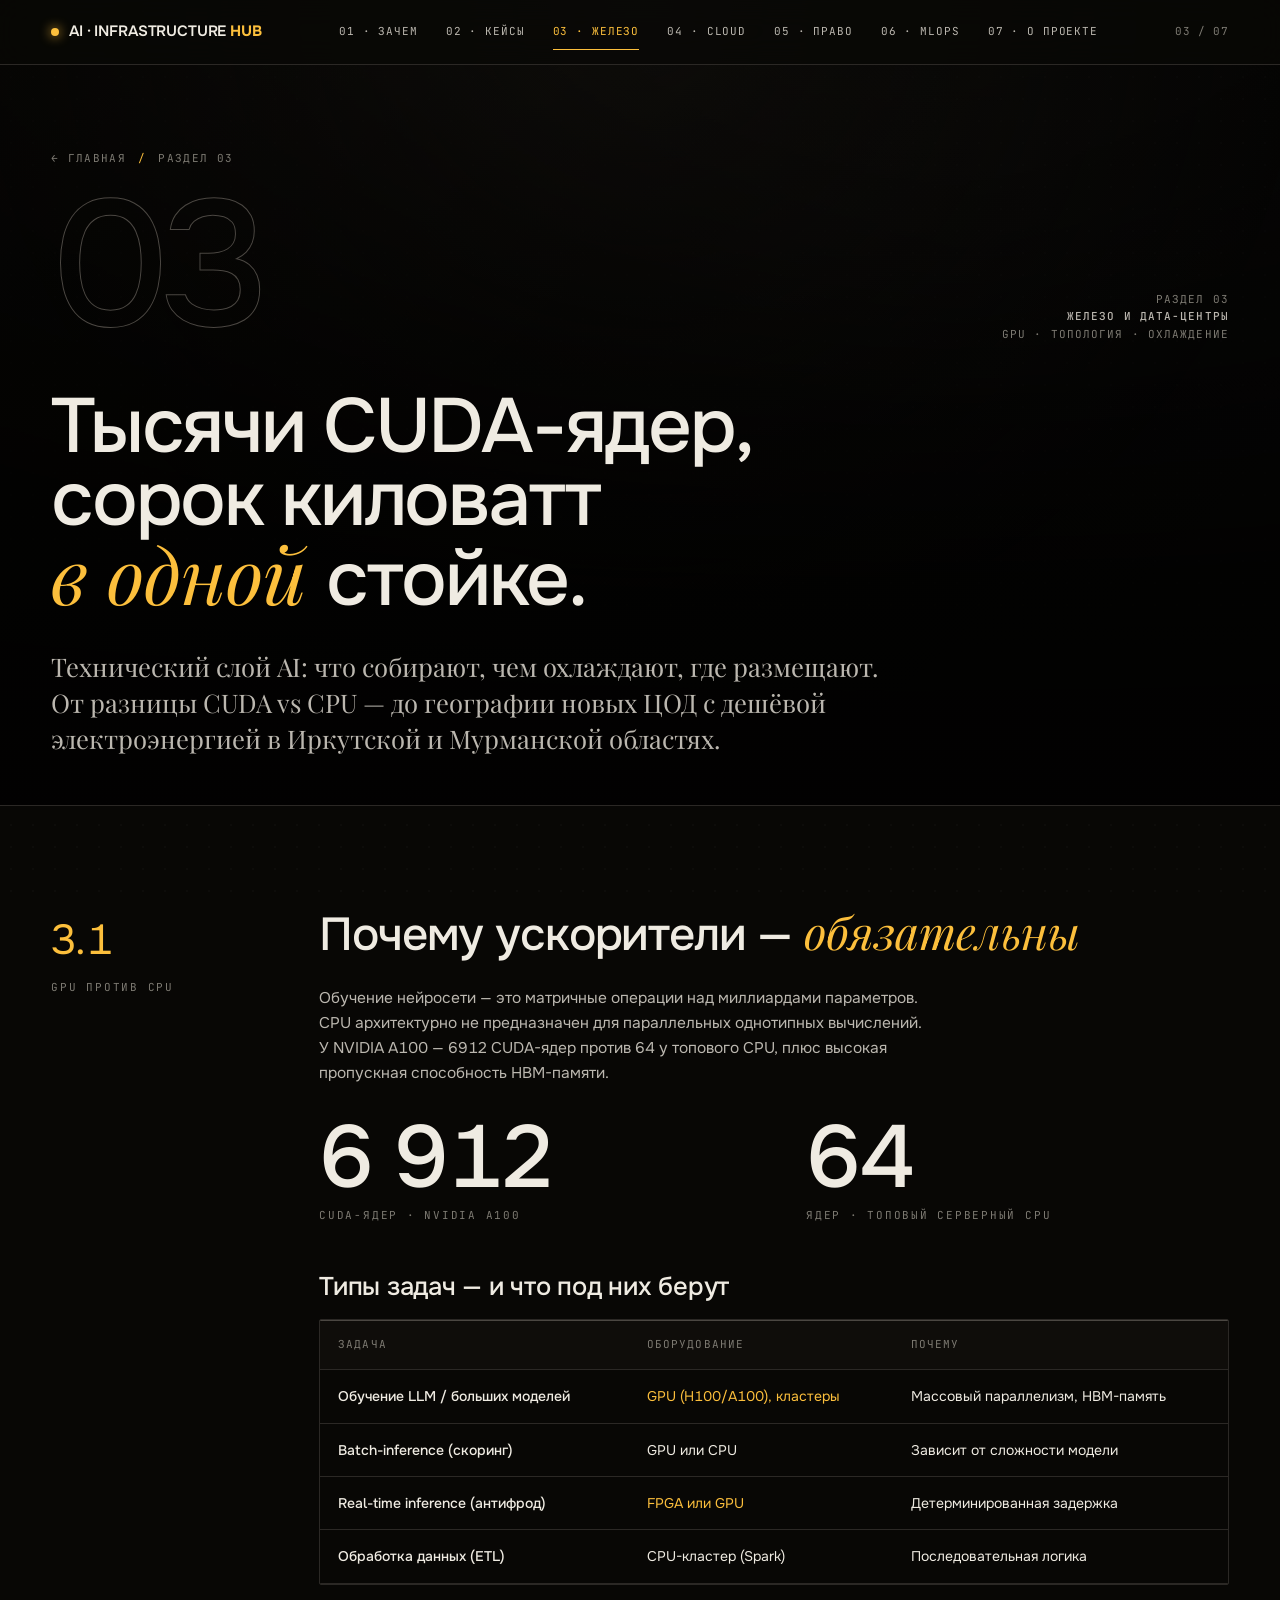
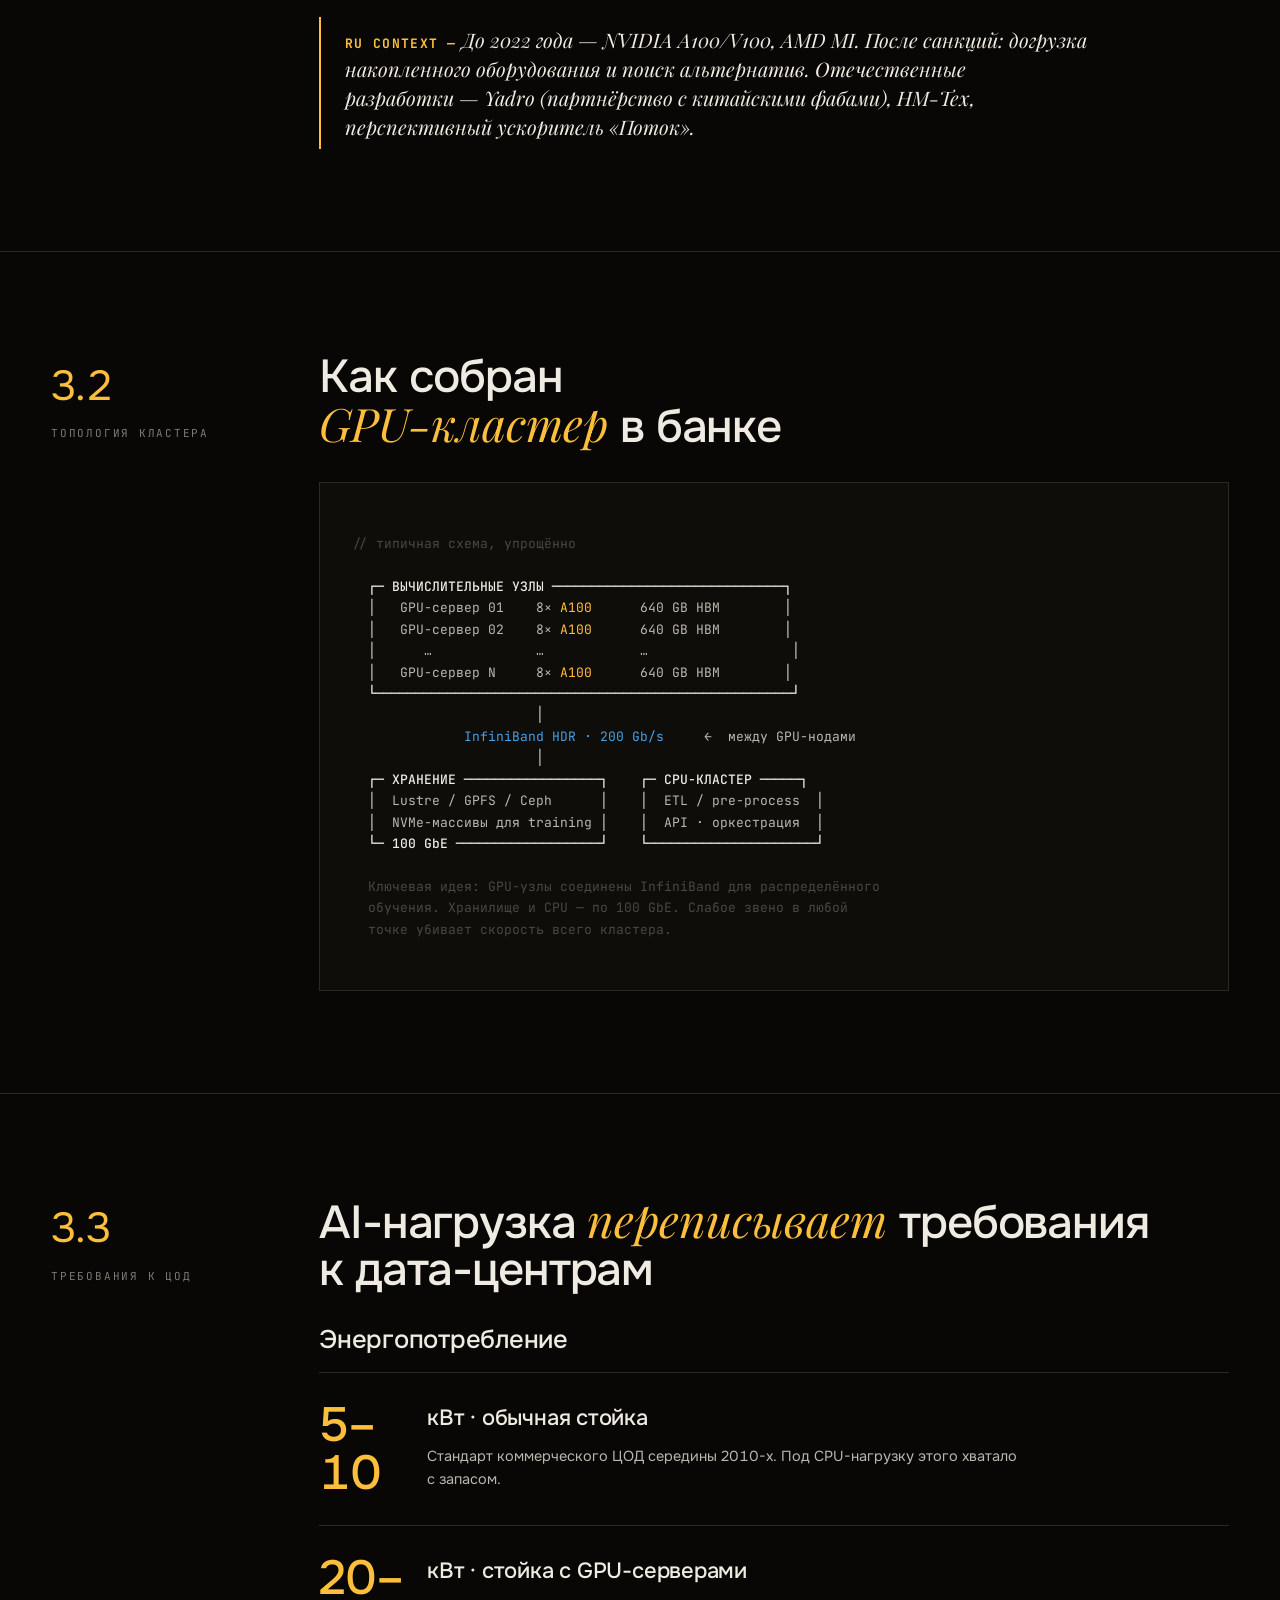
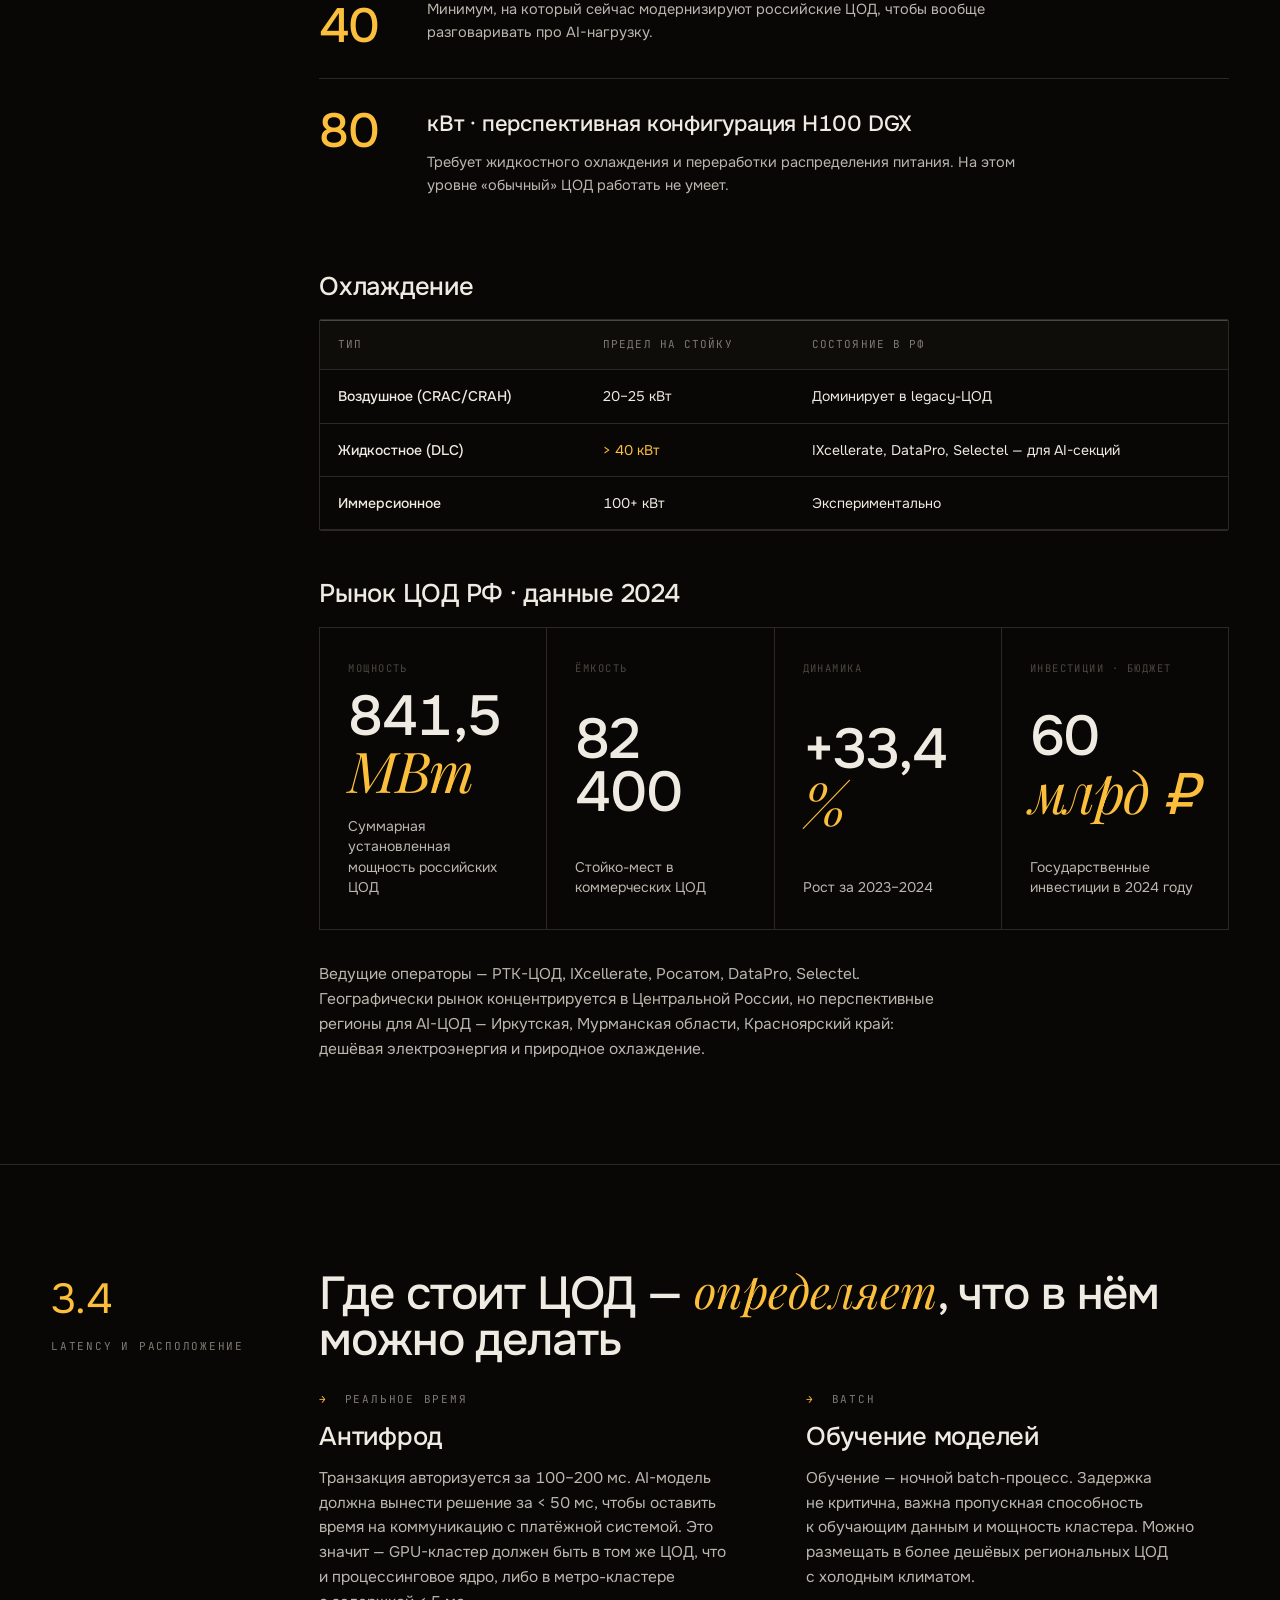
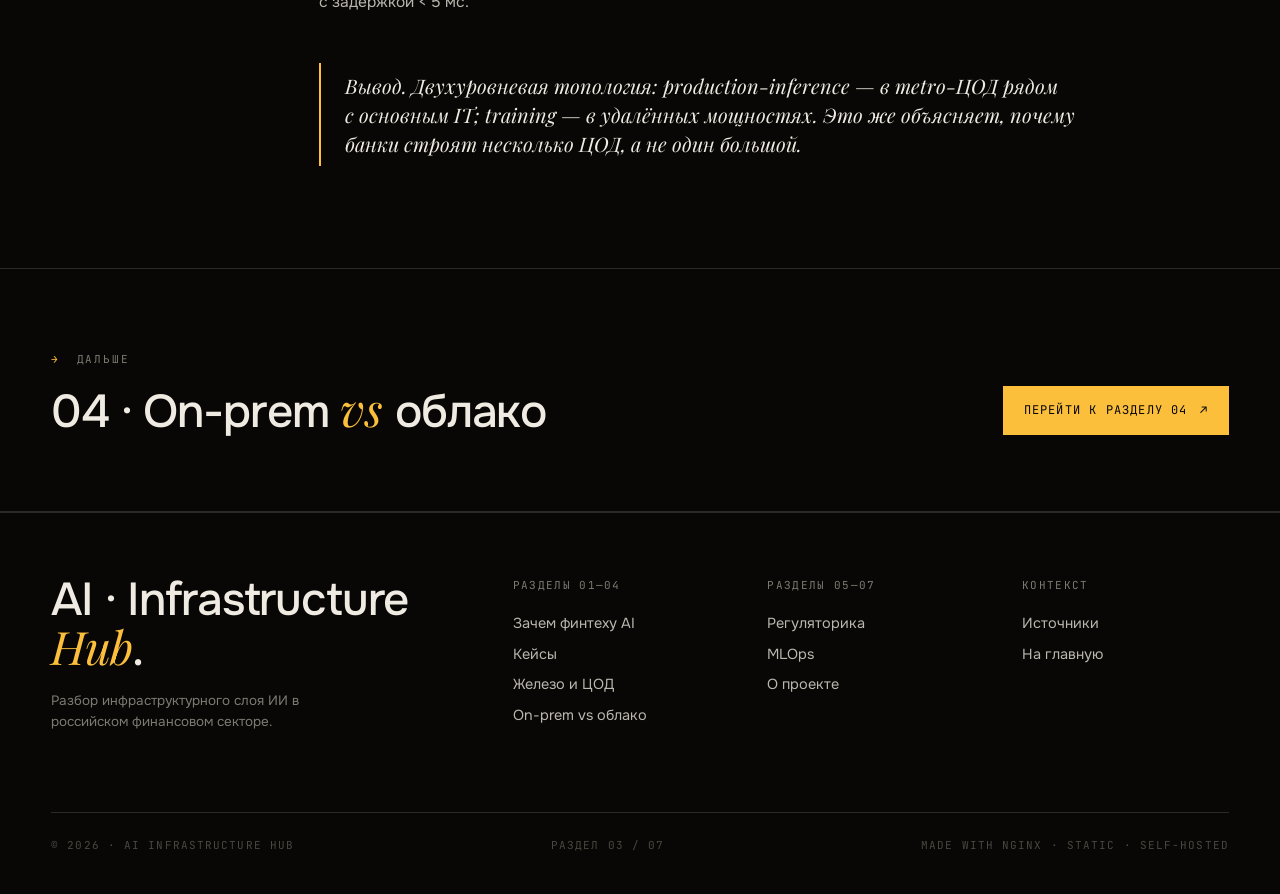
<file: hardware/index.html>
<!DOCTYPE html>
<html lang="ru">
<head>
<meta charset="UTF-8">
<meta name="viewport" content="width=device-width, initial-scale=1.0">
<title>03 · Железо и дата-центры — AI Infrastructure Hub</title>
<meta name="description" content="GPU vs CPU, топология кластера, охлаждение, данные по рынку ЦОД России 2024.">
<link rel="stylesheet" href="../css/style.css">
</head>
<body>

<nav class="nav" role="navigation" aria-label="Основная навигация">
  <div class="wrap nav__inner">
    <a href="../index.html" class="brand" aria-label="AI Infrastructure Hub — на главную">
      <span class="dot" aria-hidden="true"></span>
      <span>AI · INFRASTRUCTURE <b>HUB</b></span>
    </a>
    <div class="nav__menu" id="nav-main">
      <a href="../why-fintech/">01 · Зачем</a>
      <a href="../cases/">02 · Кейсы</a>
      <a href="../hardware/" class="is-current">03 · Железо</a>
      <a href="../on-prem-vs-cloud/">04 · Cloud</a>
      <a href="../regulation/">05 · Право</a>
      <a href="../mlops/">06 · MLOps</a>
      <a href="../about/">07 · О проекте</a>
    </div>
    <button class="nav__toggle" aria-controls="nav-main" aria-expanded="false" aria-label="Открыть меню">
      <span></span><span></span><span></span>
    </button>
    <div class="nav__num" aria-hidden="true">03 / 07</div>
  </div>
</nav>

<header class="page-head">
  <div class="head-bg" role="img" aria-label="Крупный план GPU-чипа" style="background-image:url('https://images.unsplash.com/photo-1591488320449-011701bb6704?w=2000&q=80&auto=format&fit=crop');"></div>
  <div class="wrap">
    <div class="crumb">
      <a href="../index.html">← Главная</a>
      <span class="arr">/</span>
      <span>Раздел 03</span>
    </div>
    <div class="page-head__rail">
      <div class="page-head__num" aria-hidden="true">03</div>
      <div class="page-head__meta">
        Раздел 03<br>
        <b>Железо и дата-центры</b><br>
        GPU · топология · охлаждение
      </div>
    </div>
    <h1 class="h-1 page-head__title">
      Тысячи&nbsp;CUDA-ядер,<br>
      сорок киловатт<br>
      <span class="ser">в&nbsp;одной</span> стойке.
    </h1>
    <p class="lede">
      Технический слой AI: что собирают, чем охлаждают, где размещают. От&nbsp;разницы CUDA vs CPU&nbsp;— до&nbsp;географии новых ЦОД с&nbsp;дешёвой электроэнергией в&nbsp;Иркутской и&nbsp;Мурманской областях.
    </p>
  </div>
</header>

<!-- ============ GPU vs CPU ============ -->
<section>
  <div class="wrap">
    <div class="section-rail">
      <div class="section-rail__label">
        <span class="num">3.1</span>
        GPU против CPU
      </div>
      <div>
        <h2 class="h-2" style="margin-bottom:28px;">Почему ускорители&nbsp;— <span class="ser">обязательны</span></h2>
        <p class="body" style="margin-bottom:32px;">Обучение нейросети&nbsp;— это матричные операции над&nbsp;миллиардами параметров. CPU архитектурно не&nbsp;предназначен для&nbsp;параллельных однотипных вычислений. У&nbsp;NVIDIA&nbsp;A100&nbsp;— 6912 CUDA-ядер против 64 у&nbsp;топового CPU, плюс высокая пропускная способность HBM-памяти.</p>

        <div class="split" style="margin-bottom:48px;">
          <div>
            <div class="stat__num" style="font-size:88px;">6 912</div>
            <div class="eyebrow" style="margin-top:6px;">CUDA-ядер · NVIDIA A100</div>
          </div>
          <div>
            <div class="stat__num" style="font-size:88px;">64</div>
            <div class="eyebrow" style="margin-top:6px;">Ядер · топовый серверный CPU</div>
          </div>
        </div>

        <h3 class="h-3" style="margin-bottom:18px;">Типы задач — и&nbsp;что под них берут</h3>
        <div class="tbl-wrap">
        <table class="tbl">
          <thead><tr><th>Задача</th><th>Оборудование</th><th>Почему</th></tr></thead>
          <tbody>
            <tr><td>Обучение LLM / больших моделей</td><td><span class="accent">GPU (H100/A100), кластеры</span></td><td>Массовый параллелизм, HBM-память</td></tr>
            <tr><td>Batch-inference (скоринг)</td><td>GPU или CPU</td><td>Зависит от сложности модели</td></tr>
            <tr><td>Real-time inference (антифрод)</td><td><span class="accent">FPGA или GPU</span></td><td>Детерминированная задержка</td></tr>
            <tr><td>Обработка данных (ETL)</td><td>CPU-кластер (Spark)</td><td>Последовательная логика</td></tr>
          </tbody>
        </table>
        </div>

        <div class="callout" style="margin-top:32px;">
          <b style="color:var(--accent); font-style:normal; font-family:var(--font-mono); font-size:13px; letter-spacing:0.1em;">RU CONTEXT —</b> До&nbsp;2022&nbsp;года&nbsp;— NVIDIA A100/V100, AMD MI. После санкций: догрузка накопленного оборудования и&nbsp;поиск альтернатив. Отечественные разработки&nbsp;— Yadro (партнёрство с&nbsp;китайскими фабами), НМ-Тех, перспективный ускоритель «Поток».
        </div>
      </div>
    </div>
  </div>
</section>

<!-- ============ TOPOLOGY DIAGRAM ============ -->
<section>
  <div class="wrap">
    <div class="section-rail">
      <div class="section-rail__label">
        <span class="num">3.2</span>
        Топология кластера
      </div>
      <div>
        <h2 class="h-2" style="margin-bottom:32px;">Как собран<br><span class="ser">GPU-кластер</span> в&nbsp;банке</h2>

        <div class="diag">
<span class="c">// типичная схема, упрощённо</span>

  <span class="h">┌─ ВЫЧИСЛИТЕЛЬНЫЕ УЗЛЫ ─────────────────────────────┐</span>
  │   GPU-сервер 01    8× <span class="hl">A100</span>      640 GB HBM        │
  │   GPU-сервер 02    8× <span class="hl">A100</span>      640 GB HBM        │
  │      …             …            …                  │
  │   GPU-сервер N     8× <span class="hl">A100</span>      640 GB HBM        │
  <span class="h">└────────────────────────────────────────────────────┘</span>
                       │
              <span class="b">InfiniBand HDR · 200 Gb/s</span>     ←  между GPU-нодами
                       │
  <span class="h">┌─ ХРАНЕНИЕ ─────────────────┐    ┌─ CPU-КЛАСТЕР ─────┐</span>
  │  Lustre / GPFS / Ceph      │    │  ETL / pre-process  │
  │  NVMe-массивы для training │    │  API · оркестрация  │
  <span class="h">└─ 100 GbE ──────────────────┘    └─────────────────────┘</span>

  <span class="c">Ключевая идея: GPU-узлы соединены InfiniBand для распределённого
  обучения. Хранилище и CPU — по 100 GbE. Слабое звено в любой
  точке убивает скорость всего кластера.</span>
        </div>
      </div>
    </div>
  </div>
</section>

<!-- ============ DATA CENTER REQUIREMENTS ============ -->
<section>
  <div class="wrap">
    <div class="section-rail">
      <div class="section-rail__label">
        <span class="num">3.3</span>
        Требования к ЦОД
      </div>
      <div>
        <h2 class="h-2" style="margin-bottom:28px;">AI-нагрузка <span class="ser">переписывает</span> требования к&nbsp;дата-центрам</h2>

        <h3 class="h-3" style="margin-top:32px; margin-bottom:18px;">Энергопотребление</h3>
        <div class="bignum">
          <div class="bignum__n">5–10</div>
          <div>
            <div class="bignum__t">кВт · обычная стойка</div>
            <div class="bignum__d">Стандарт коммерческого ЦОД середины 2010-х. Под&nbsp;CPU-нагрузку этого хватало с&nbsp;запасом.</div>
          </div>
        </div>
        <div class="bignum">
          <div class="bignum__n">20–40</div>
          <div>
            <div class="bignum__t">кВт · стойка с GPU-серверами</div>
            <div class="bignum__d">Минимум, на&nbsp;который сейчас модернизируют российские ЦОД, чтобы вообще разговаривать про&nbsp;AI-нагрузку.</div>
          </div>
        </div>
        <div class="bignum">
          <div class="bignum__n">80</div>
          <div>
            <div class="bignum__t">кВт · перспективная конфигурация H100 DGX</div>
            <div class="bignum__d">Требует жидкостного охлаждения и&nbsp;переработки распределения питания. На&nbsp;этом уровне «обычный» ЦОД работать не&nbsp;умеет.</div>
          </div>
        </div>

        <h3 class="h-3" style="margin-top:48px; margin-bottom:18px;">Охлаждение</h3>
        <div class="tbl-wrap">
        <table class="tbl">
          <thead><tr><th>Тип</th><th>Предел на стойку</th><th>Состояние в РФ</th></tr></thead>
          <tbody>
            <tr><td>Воздушное (CRAC/CRAH)</td><td>20–25 кВт</td><td>Доминирует в legacy-ЦОД</td></tr>
            <tr><td>Жидкостное (DLC)</td><td><span class="accent">&gt; 40 кВт</span></td><td>IXcellerate, DataPro, Selectel — для AI-секций</td></tr>
            <tr><td>Иммерсионное</td><td>100+ кВт</td><td>Экспериментально</td></tr>
          </tbody>
        </table>
        </div>

        <h3 class="h-3" style="margin-top:48px; margin-bottom:18px;">Рынок ЦОД РФ&nbsp;· данные 2024</h3>
        <div class="stat-grid">
          <div class="stat">
            <div class="stat__tag">Мощность</div>
            <div class="stat__num">841,5 <span class="unit">МВт</span></div>
            <div class="stat__label">Суммарная установленная мощность российских ЦОД</div>
          </div>
          <div class="stat">
            <div class="stat__tag">Ёмкость</div>
            <div class="stat__num">82 400</div>
            <div class="stat__label">Стойко-мест в коммерческих ЦОД</div>
          </div>
          <div class="stat">
            <div class="stat__tag">Динамика</div>
            <div class="stat__num">+33,4<span class="unit"> %</span></div>
            <div class="stat__label">Рост за&nbsp;2023–2024</div>
          </div>
          <div class="stat">
            <div class="stat__tag">Инвестиции · бюджет</div>
            <div class="stat__num">60 <span class="unit">млрд&nbsp;₽</span></div>
            <div class="stat__label">Государственные инвестиции в&nbsp;2024 году</div>
          </div>
        </div>

        <p class="body" style="margin-top:32px;">Ведущие операторы&nbsp;— РТК-ЦОД, IXcellerate, Росатом, DataPro, Selectel. Географически рынок концентрируется в&nbsp;Центральной России, но&nbsp;перспективные регионы для&nbsp;AI-ЦОД&nbsp;— Иркутская, Мурманская области, Красноярский край: дешёвая электроэнергия и&nbsp;природное охлаждение.</p>
      </div>
    </div>
  </div>
</section>

<!-- ============ LATENCY ============ -->
<section>
  <div class="wrap">
    <div class="section-rail">
      <div class="section-rail__label">
        <span class="num">3.4</span>
        Latency и&nbsp;расположение
      </div>
      <div>
        <h2 class="h-2" style="margin-bottom:28px;">Где стоит ЦОД&nbsp;— <span class="ser">определяет</span>, что в&nbsp;нём можно делать</h2>

        <div class="split">
          <div>
            <div class="eyebrow" style="margin-bottom:14px;"><span class="dash">→</span> Реальное время</div>
            <h3 class="h-3" style="margin-bottom:14px;">Антифрод</h3>
            <p class="body">Транзакция авторизуется за&nbsp;100–200&nbsp;мс. AI-модель должна вынести решение за&nbsp;&lt;&nbsp;50&nbsp;мс, чтобы оставить время на&nbsp;коммуникацию с&nbsp;платёжной системой. Это значит&nbsp;— GPU-кластер должен быть в&nbsp;том же ЦОД, что и&nbsp;процессинговое ядро, либо в&nbsp;метро-кластере с&nbsp;задержкой &lt;&nbsp;5&nbsp;мс.</p>
          </div>
          <div>
            <div class="eyebrow" style="margin-bottom:14px;"><span class="dash">→</span> Batch</div>
            <h3 class="h-3" style="margin-bottom:14px;">Обучение моделей</h3>
            <p class="body">Обучение&nbsp;— ночной batch-процесс. Задержка не&nbsp;критична, важна пропускная способность к&nbsp;обучающим данным и&nbsp;мощность кластера. Можно размещать в&nbsp;более дешёвых региональных ЦОД с&nbsp;холодным климатом.</p>
          </div>
        </div>

        <div class="callout" style="margin-top:48px;">
          Вывод. Двухуровневая топология: production-inference&nbsp;— в&nbsp;metro-ЦОД рядом с&nbsp;основным IT; training&nbsp;— в&nbsp;удалённых мощностях. Это&nbsp;же объясняет, почему банки строят несколько ЦОД, а&nbsp;не&nbsp;один большой.
        </div>
      </div>
    </div>
  </div>
</section>

<section class="dense">
  <div class="wrap">
    <div class="flex-row next-row" style="justify-content:space-between; align-items:flex-end;">
      <div>
        <span class="eyebrow"><span class="dash">→</span> Дальше</span>
        <h3 class="h-2" style="margin-top:14px;">04 · On-prem <span class="ser">vs</span> облако</h3>
      </div>
      <a class="btn is-primary" href="../on-prem-vs-cloud/">Перейти к разделу 04 <span class="arr">↗</span></a>
    </div>
  </div>
</section>

<footer class="foot">
  <div class="wrap">
    <div class="foot__top">
      <div class="foot__col">
        <div class="foot__brand">AI · Infrastructure<br><span class="ser">Hub</span>.</div>
        <p class="foot__byline">Разбор инфраструктурного слоя ИИ в российском финансовом секторе.</p>
      </div>
      <div class="foot__col">
        <h5>Разделы 01—04</h5>
        <a href="../why-fintech/">Зачем финтеху AI</a>
        <a href="../cases/">Кейсы</a>
        <a href="../hardware/">Железо и ЦОД</a>
        <a href="../on-prem-vs-cloud/">On-prem vs облако</a>
      </div>
      <div class="foot__col">
        <h5>Разделы 05—07</h5>
        <a href="../regulation/">Регуляторика</a>
        <a href="../mlops/">MLOps</a>
        <a href="../about/">О проекте</a>
      </div>
      <div class="foot__col">
        <h5>Контекст</h5>
        <a href="../about/#sources">Источники</a>
        <a href="../index.html">На главную</a>
      </div>
    </div>
    <div class="foot__bottom">
      <div>© 2026 · AI Infrastructure Hub</div>
      <div>Раздел 03 / 07</div>
      <div>Made with Nginx · static · self-hosted</div>
    </div>
  </div>
</footer>

<script src="../js/main.js"></script>
</body>
</html>
</file>
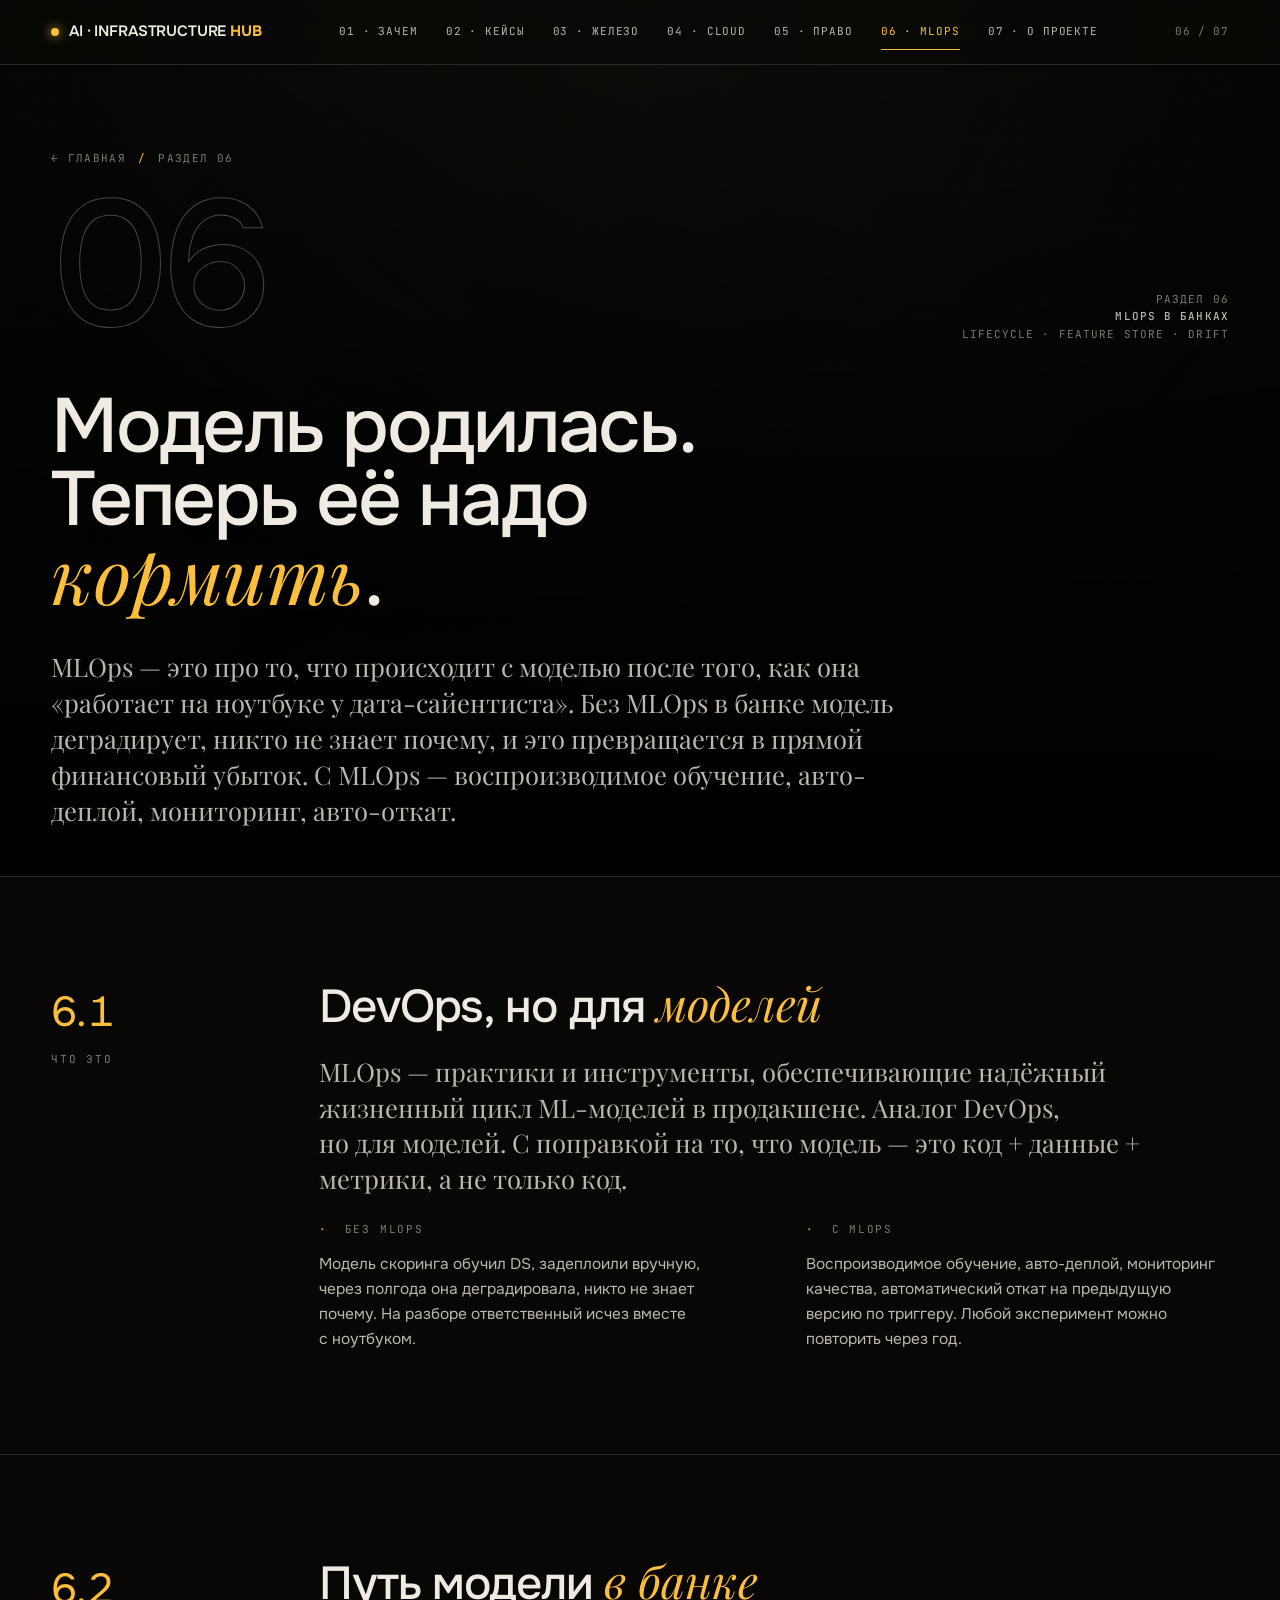
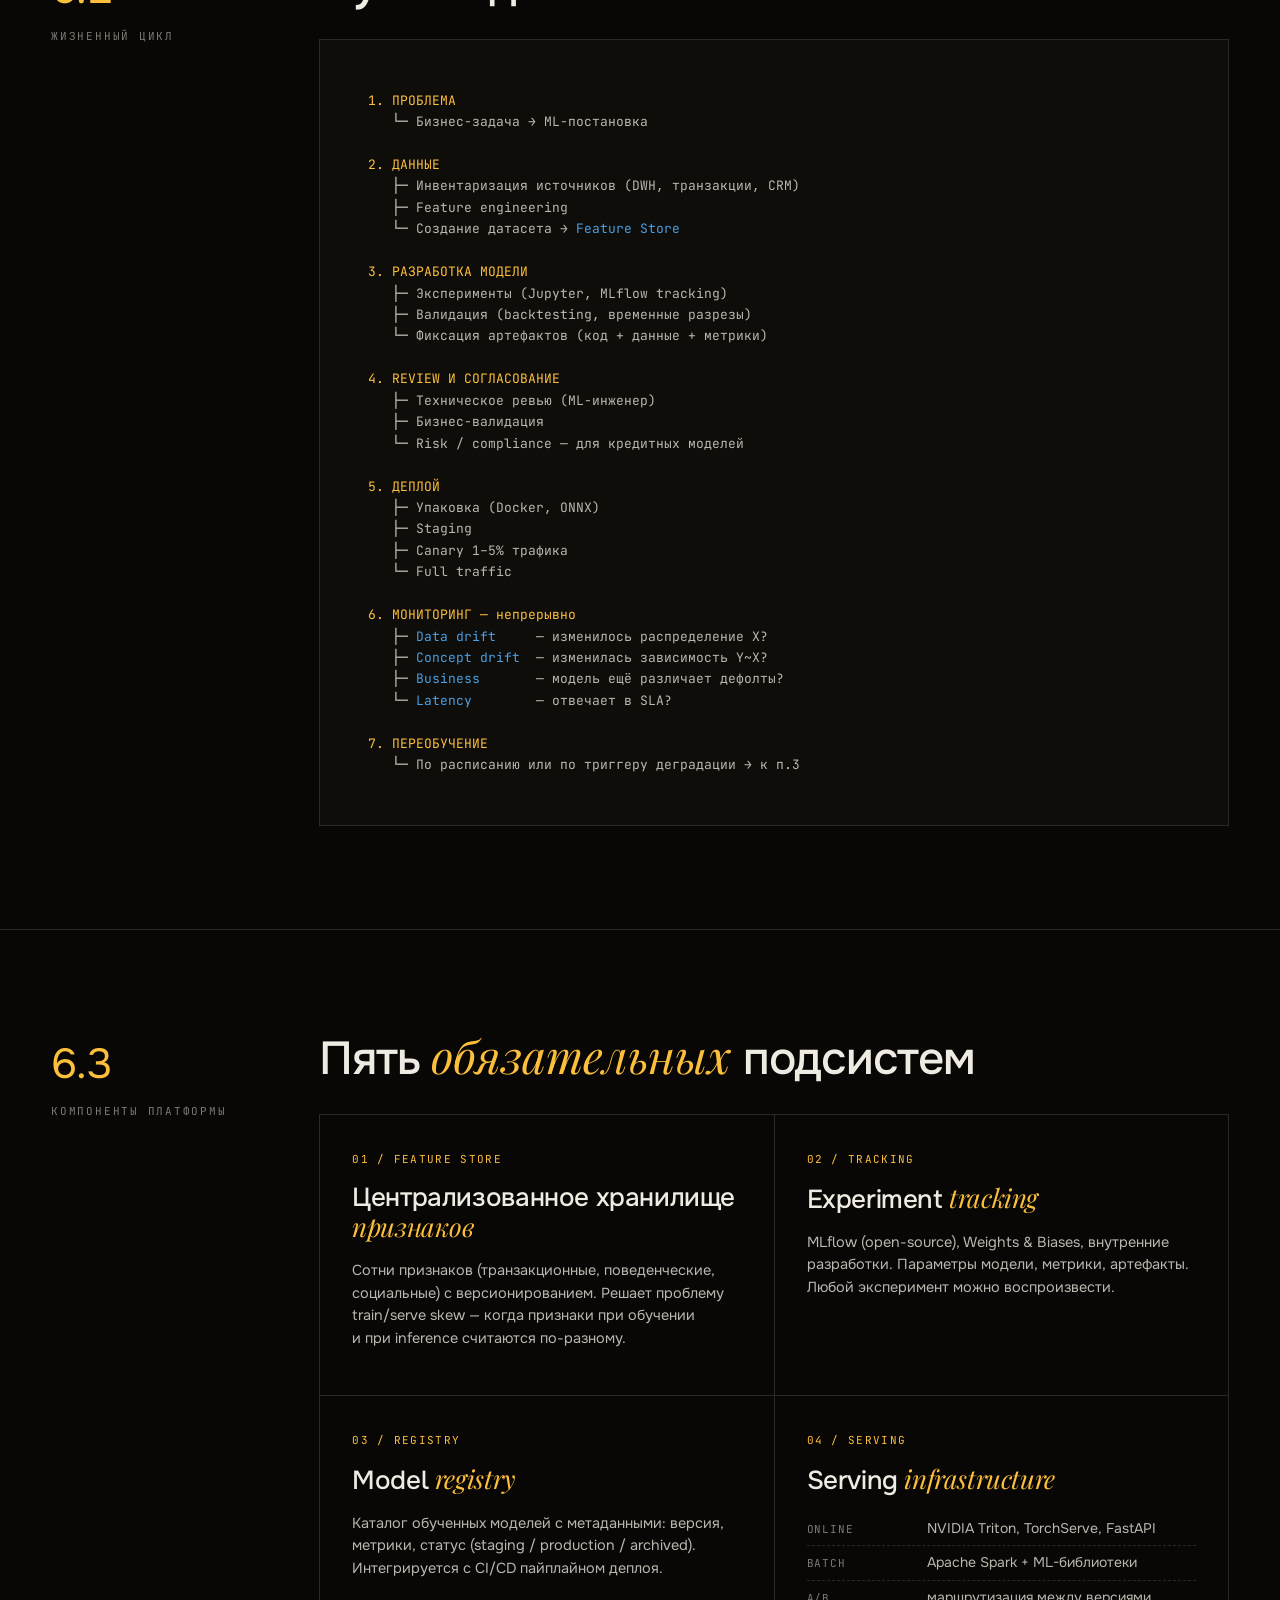
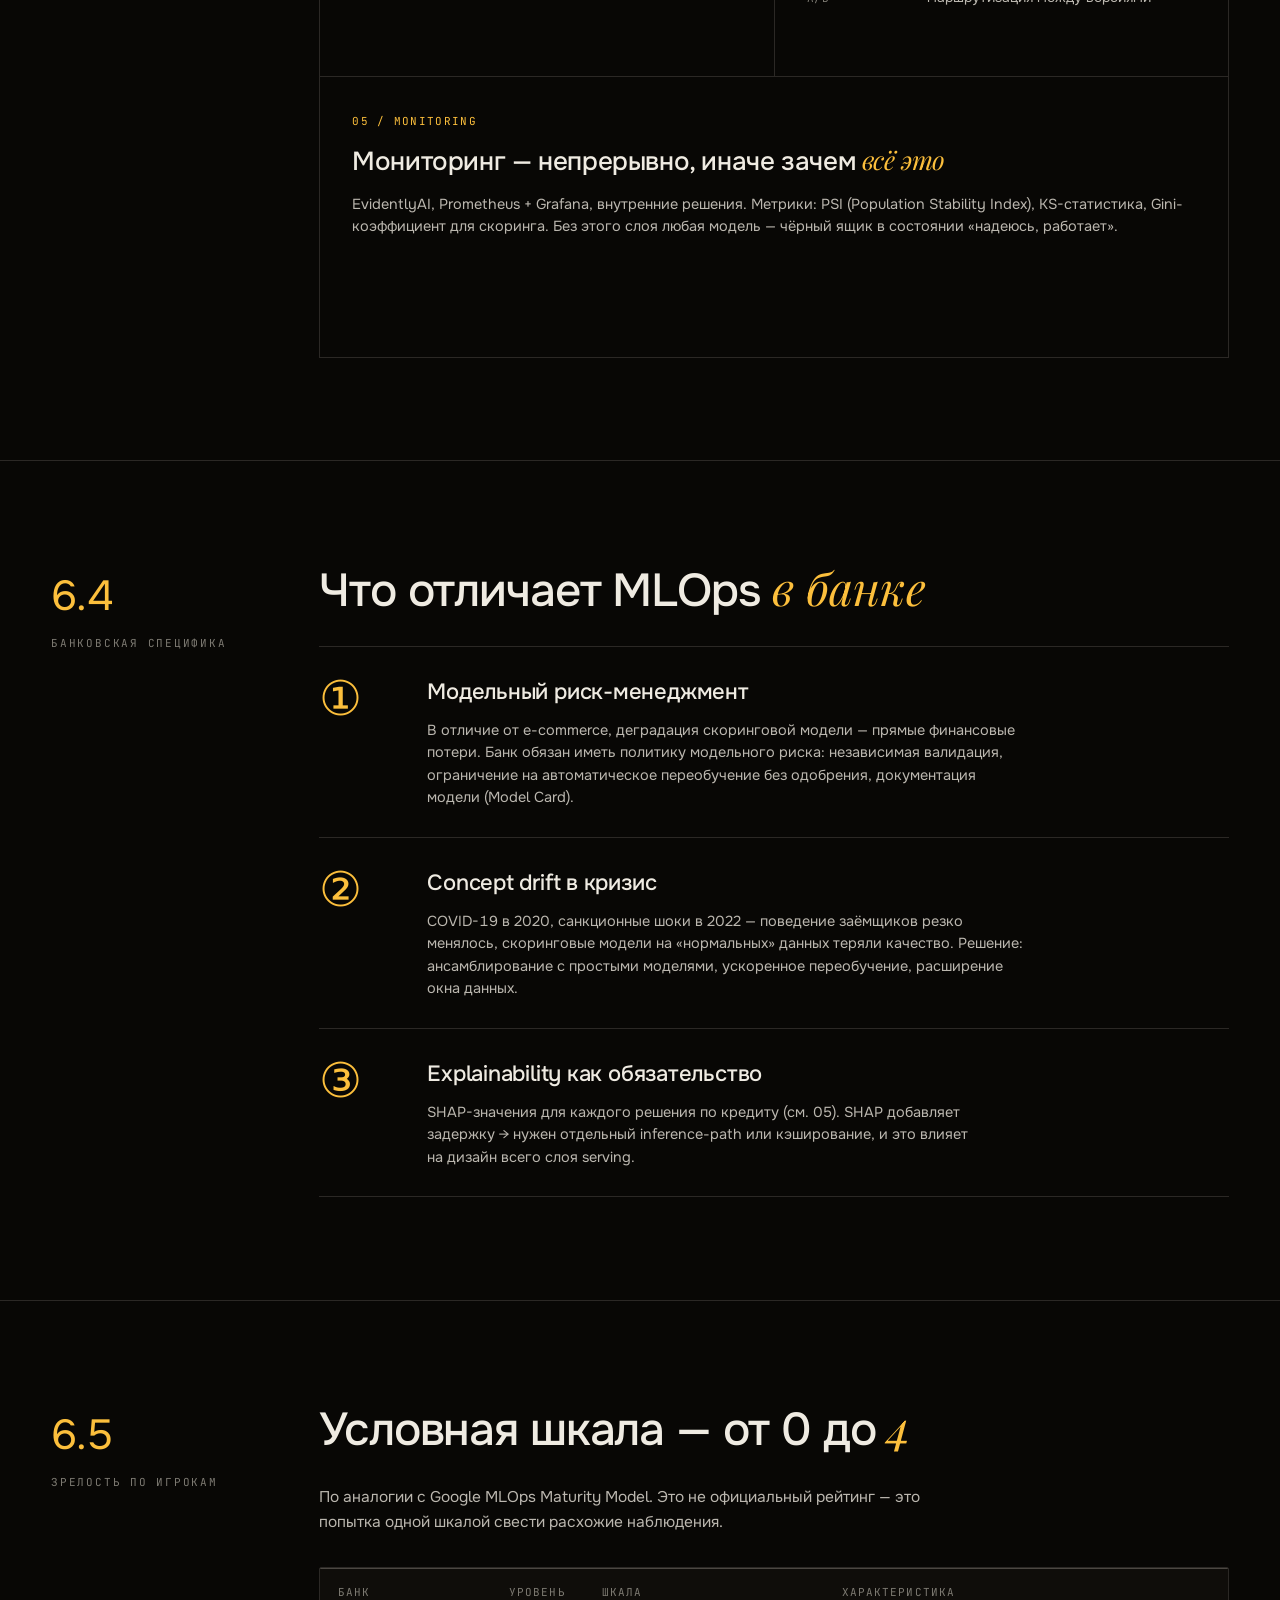
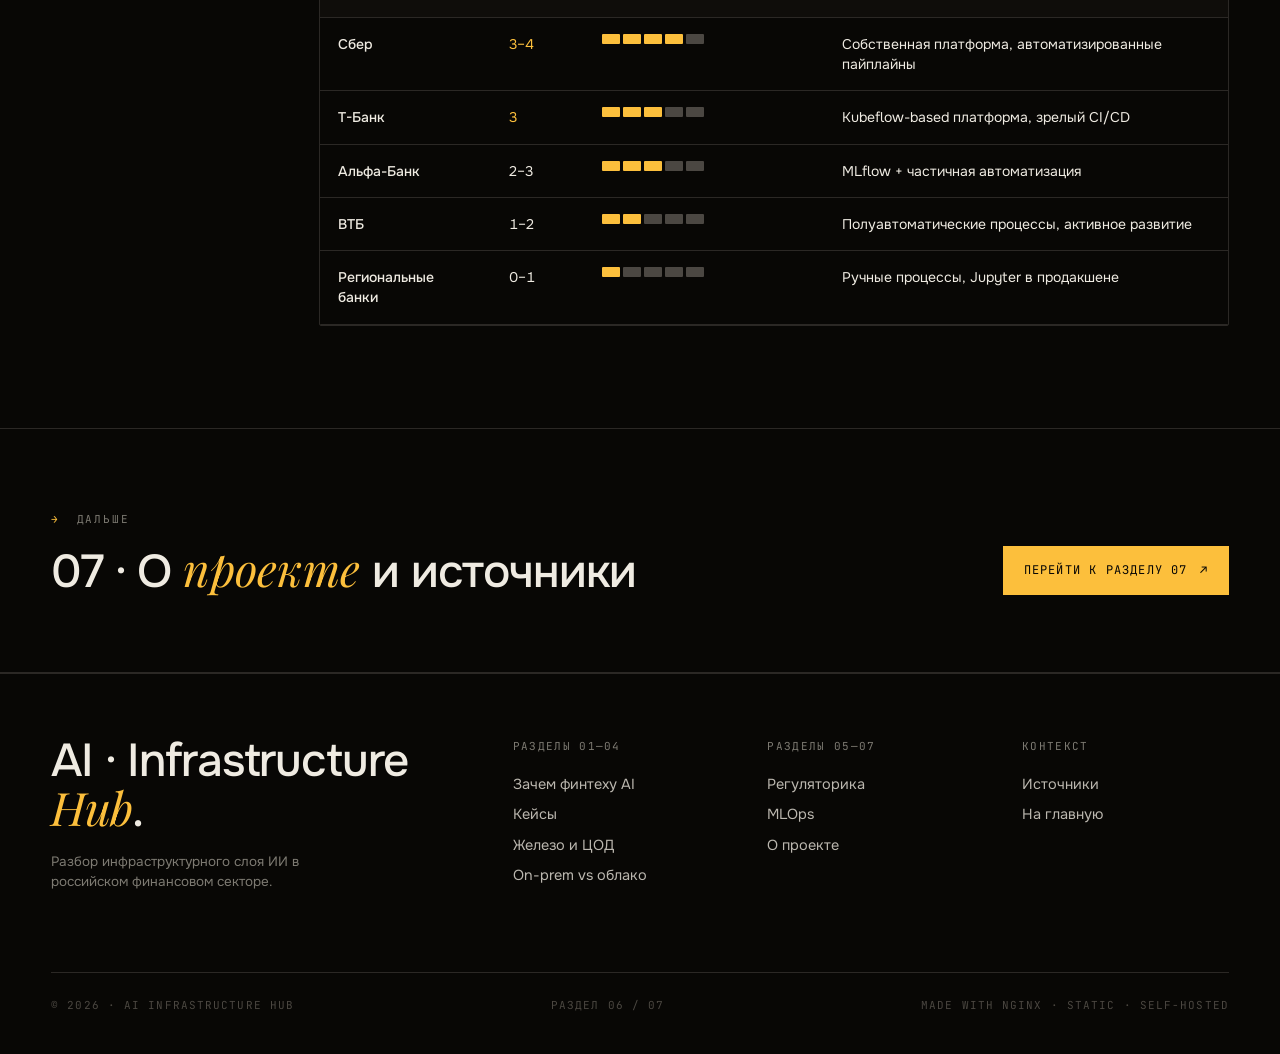
<file: mlops/index.html>
<!DOCTYPE html>
<html lang="ru">
<head>
<meta charset="UTF-8">
<meta name="viewport" content="width=device-width, initial-scale=1.0">
<title>06 · MLOps в банках — AI Infrastructure Hub</title>
<meta name="description" content="Жизненный цикл ML-модели в банке: feature store, model registry, мониторинг дрейфа, concept drift.">
<link rel="stylesheet" href="../css/style.css">
</head>
<body>

<nav class="nav" role="navigation" aria-label="Основная навигация">
  <div class="wrap nav__inner">
    <a href="../index.html" class="brand" aria-label="AI Infrastructure Hub — на главную">
      <span class="dot" aria-hidden="true"></span>
      <span>AI · INFRASTRUCTURE <b>HUB</b></span>
    </a>
    <div class="nav__menu" id="nav-main">
      <a href="../why-fintech/">01 · Зачем</a>
      <a href="../cases/">02 · Кейсы</a>
      <a href="../hardware/">03 · Железо</a>
      <a href="../on-prem-vs-cloud/">04 · Cloud</a>
      <a href="../regulation/">05 · Право</a>
      <a href="../mlops/" class="is-current">06 · MLOps</a>
      <a href="../about/">07 · О проекте</a>
    </div>
    <button class="nav__toggle" aria-controls="nav-main" aria-expanded="false" aria-label="Открыть меню">
      <span></span><span></span><span></span>
    </button>
    <div class="nav__num" aria-hidden="true">06 / 07</div>
  </div>
</nav>

<header class="page-head">
  <div class="head-bg" role="img" aria-label="Код на тёмном мониторе" style="background-image:url('https://images.unsplash.com/photo-1542831371-29b0f74f9713?w=2000&q=80&auto=format&fit=crop');"></div>
  <div class="wrap">
    <div class="crumb">
      <a href="../index.html">← Главная</a>
      <span class="arr">/</span>
      <span>Раздел 06</span>
    </div>
    <div class="page-head__rail">
      <div class="page-head__num" aria-hidden="true">06</div>
      <div class="page-head__meta">
        Раздел 06<br>
        <b>MLOps в банках</b><br>
        Lifecycle · feature store · drift
      </div>
    </div>
    <h1 class="h-1 page-head__title">
      Модель родилась.<br>
      Теперь её&nbsp;надо<br>
      <span class="ser">кормить</span>.
    </h1>
    <p class="lede">
      MLOps&nbsp;— это про то, что происходит с&nbsp;моделью после того, как она «работает на&nbsp;ноутбуке у&nbsp;дата-сайентиста». Без&nbsp;MLOps в&nbsp;банке модель деградирует, никто не&nbsp;знает почему, и&nbsp;это превращается в&nbsp;прямой финансовый убыток. С&nbsp;MLOps&nbsp;— воспроизводимое обучение, авто-деплой, мониторинг, авто-откат.
    </p>
  </div>
</header>

<!-- ============ WHAT IS MLOps ============ -->
<section>
  <div class="wrap">
    <div class="section-rail">
      <div class="section-rail__label">
        <span class="num">6.1</span>
        Что это
      </div>
      <div>
        <h2 class="h-2" style="margin-bottom:24px;">DevOps, но&nbsp;для&nbsp;<span class="ser">моделей</span></h2>
        <p class="lede" style="margin-bottom:24px;">
          MLOps&nbsp;— практики и&nbsp;инструменты, обеспечивающие надёжный жизненный цикл ML-моделей в&nbsp;продакшене. Аналог DevOps, но&nbsp;для&nbsp;моделей. С&nbsp;поправкой на&nbsp;то, что модель&nbsp;— это код + данные + метрики, а&nbsp;не&nbsp;только код.
        </p>
        <div class="split">
          <div>
            <div class="eyebrow" style="margin-bottom:14px;"><span class="dash">·</span> Без MLOps</div>
            <p class="body">Модель скоринга обучил DS, задеплоили вручную, через полгода она деградировала, никто не&nbsp;знает почему. На&nbsp;разборе ответственный исчез вместе с&nbsp;ноутбуком.</p>
          </div>
          <div>
            <div class="eyebrow" style="margin-bottom:14px;"><span class="dash">·</span> С MLOps</div>
            <p class="body">Воспроизводимое обучение, авто-деплой, мониторинг качества, автоматический откат на&nbsp;предыдущую версию по&nbsp;триггеру. Любой эксперимент можно повторить через год.</p>
          </div>
        </div>
      </div>
    </div>
  </div>
</section>

<!-- ============ LIFECYCLE ============ -->
<section>
  <div class="wrap">
    <div class="section-rail">
      <div class="section-rail__label">
        <span class="num">6.2</span>
        Жизненный цикл
      </div>
      <div>
        <h2 class="h-2" style="margin-bottom:32px;">Путь модели <span class="ser">в&nbsp;банке</span></h2>

        <div class="diag">
<span class="hl">  1. ПРОБЛЕМА</span>
     └─ Бизнес-задача → ML-постановка

<span class="hl">  2. ДАННЫЕ</span>
     ├─ Инвентаризация источников (DWH, транзакции, CRM)
     ├─ Feature engineering
     └─ Создание датасета → <span class="b">Feature Store</span>

<span class="hl">  3. РАЗРАБОТКА МОДЕЛИ</span>
     ├─ Эксперименты (Jupyter, MLflow tracking)
     ├─ Валидация (backtesting, временные разрезы)
     └─ Фиксация артефактов (код + данные + метрики)

<span class="hl">  4. REVIEW И СОГЛАСОВАНИЕ</span>
     ├─ Техническое ревью (ML-инженер)
     ├─ Бизнес-валидация
     └─ Risk / compliance — для кредитных моделей

<span class="hl">  5. ДЕПЛОЙ</span>
     ├─ Упаковка (Docker, ONNX)
     ├─ Staging
     ├─ Canary 1–5% трафика
     └─ Full traffic

<span class="hl">  6. МОНИТОРИНГ — непрерывно</span>
     ├─ <span class="b">Data drift</span>     — изменилось распределение X?
     ├─ <span class="b">Concept drift</span>  — изменилась зависимость Y~X?
     ├─ <span class="b">Business</span>       — модель ещё различает дефолты?
     └─ <span class="b">Latency</span>        — отвечает в SLA?

<span class="hl">  7. ПЕРЕОБУЧЕНИЕ</span>
     └─ По расписанию или по триггеру деградации → к п.3
        </div>
      </div>
    </div>
  </div>
</section>

<!-- ============ COMPONENTS ============ -->
<section>
  <div class="wrap">
    <div class="section-rail">
      <div class="section-rail__label">
        <span class="num">6.3</span>
        Компоненты платформы
      </div>
      <div>
        <h2 class="h-2" style="margin-bottom:32px;">Пять <span class="ser">обязательных</span> подсистем</h2>

        <div class="feat">
          <div class="feat__cell">
            <div class="feat__num">01 / Feature Store</div>
            <div class="feat__title">Централизованное хранилище <span class="ser">признаков</span></div>
            <p style="font-size:14.5px; color:var(--fg-2);">Сотни признаков (транзакционные, поведенческие, социальные) с&nbsp;версионированием. Решает проблему train/serve&nbsp;skew&nbsp;— когда признаки при&nbsp;обучении и&nbsp;при&nbsp;inference считаются по-разному.</p>
          </div>
          <div class="feat__cell">
            <div class="feat__num">02 / Tracking</div>
            <div class="feat__title">Experiment <span class="ser">tracking</span></div>
            <p style="font-size:14.5px; color:var(--fg-2);">MLflow (open-source), Weights&nbsp;&amp;&nbsp;Biases, внутренние разработки. Параметры модели, метрики, артефакты. Любой эксперимент можно воспроизвести.</p>
          </div>
          <div class="feat__cell">
            <div class="feat__num">03 / Registry</div>
            <div class="feat__title">Model <span class="ser">registry</span></div>
            <p style="font-size:14.5px; color:var(--fg-2);">Каталог обученных моделей с&nbsp;метаданными: версия, метрики, статус (staging / production / archived). Интегрируется с&nbsp;CI/CD пайплайном деплоя.</p>
          </div>
          <div class="feat__cell">
            <div class="feat__num">04 / Serving</div>
            <div class="feat__title">Serving <span class="ser">infrastructure</span></div>
            <ul class="feat__list">
              <li><span class="k">online</span>NVIDIA Triton, TorchServe, FastAPI</li>
              <li><span class="k">batch</span>Apache Spark + ML-библиотеки</li>
              <li><span class="k">a/b</span>маршрутизация между версиями</li>
            </ul>
          </div>
          <div class="feat__cell" style="grid-column: 1 / -1;">
            <div class="feat__num">05 / Monitoring</div>
            <div class="feat__title">Мониторинг&nbsp;— непрерывно, иначе зачем&nbsp;<span class="ser">всё это</span></div>
            <p style="font-size:14.5px; color:var(--fg-2);">EvidentlyAI, Prometheus + Grafana, внутренние решения. Метрики: PSI (Population Stability Index), KS-статистика, Gini-коэффициент для скоринга. Без&nbsp;этого слоя любая модель&nbsp;— чёрный ящик в&nbsp;состоянии «надеюсь, работает».</p>
          </div>
        </div>
      </div>
    </div>
  </div>
</section>

<!-- ============ BANK CONTEXT ============ -->
<section>
  <div class="wrap">
    <div class="section-rail">
      <div class="section-rail__label">
        <span class="num">6.4</span>
        Банковская специфика
      </div>
      <div>
        <h2 class="h-2" style="margin-bottom:32px;">Что отличает MLOps <span class="ser">в&nbsp;банке</span></h2>

        <div class="bignum">
          <div class="bignum__n">①</div>
          <div>
            <div class="bignum__t">Модельный риск-менеджмент</div>
            <div class="bignum__d">В&nbsp;отличие от&nbsp;e-commerce, деградация скоринговой модели&nbsp;— прямые финансовые потери. Банк обязан иметь политику модельного риска: независимая валидация, ограничение на&nbsp;автоматическое переобучение без&nbsp;одобрения, документация модели (Model Card).</div>
          </div>
        </div>
        <div class="bignum">
          <div class="bignum__n">②</div>
          <div>
            <div class="bignum__t">Concept drift в&nbsp;кризис</div>
            <div class="bignum__d">COVID-19 в&nbsp;2020, санкционные шоки в&nbsp;2022&nbsp;— поведение заёмщиков резко менялось, скоринговые модели на&nbsp;«нормальных» данных теряли качество. Решение: ансамблирование с&nbsp;простыми моделями, ускоренное переобучение, расширение окна данных.</div>
          </div>
        </div>
        <div class="bignum">
          <div class="bignum__n">③</div>
          <div>
            <div class="bignum__t">Explainability как обязательство</div>
            <div class="bignum__d">SHAP-значения для&nbsp;каждого решения по&nbsp;кредиту (см.&nbsp;05). SHAP добавляет задержку → нужен отдельный inference-path или кэширование, и&nbsp;это влияет на&nbsp;дизайн всего слоя serving.</div>
          </div>
        </div>
      </div>
    </div>
  </div>
</section>

<!-- ============ MATURITY ============ -->
<section>
  <div class="wrap">
    <div class="section-rail">
      <div class="section-rail__label">
        <span class="num">6.5</span>
        Зрелость по&nbsp;игрокам
      </div>
      <div>
        <h2 class="h-2" style="margin-bottom:32px;">Условная шкала&nbsp;— от&nbsp;0 до <span class="ser">4</span></h2>
        <p class="body" style="margin-bottom:32px;">По аналогии с&nbsp;Google MLOps Maturity Model. Это не&nbsp;официальный рейтинг&nbsp;— это попытка одной шкалой свести расхожие наблюдения.</p>

        <div class="tbl-wrap">
        <table class="tbl">
          <thead><tr><th>Банк</th><th>Уровень</th><th style="width:240px;">Шкала</th><th>Характеристика</th></tr></thead>
          <tbody>
            <tr>
              <td>Сбер</td>
              <td><span class="accent">3–4</span></td>
              <td><div class="matur"><div class="matur__bar"><i class="on"></i><i class="on"></i><i class="on"></i><i class="on"></i><i></i></div></div></td>
              <td>Собственная платформа, автоматизированные пайплайны</td>
            </tr>
            <tr>
              <td>Т-Банк</td>
              <td><span class="accent">3</span></td>
              <td><div class="matur"><div class="matur__bar"><i class="on"></i><i class="on"></i><i class="on"></i><i></i><i></i></div></div></td>
              <td>Kubeflow-based платформа, зрелый CI/CD</td>
            </tr>
            <tr>
              <td>Альфа-Банк</td>
              <td>2–3</td>
              <td><div class="matur"><div class="matur__bar"><i class="on"></i><i class="on"></i><i class="on"></i><i></i><i></i></div></div></td>
              <td>MLflow + частичная автоматизация</td>
            </tr>
            <tr>
              <td>ВТБ</td>
              <td>1–2</td>
              <td><div class="matur"><div class="matur__bar"><i class="on"></i><i class="on"></i><i></i><i></i><i></i></div></div></td>
              <td>Полуавтоматические процессы, активное развитие</td>
            </tr>
            <tr>
              <td>Региональные банки</td>
              <td>0–1</td>
              <td><div class="matur"><div class="matur__bar"><i class="on"></i><i></i><i></i><i></i><i></i></div></div></td>
              <td>Ручные процессы, Jupyter в&nbsp;продакшене</td>
            </tr>
          </tbody>
        </table>
        </div>
      </div>
    </div>
  </div>
</section>

<section class="dense">
  <div class="wrap">
    <div class="flex-row next-row" style="justify-content:space-between; align-items:flex-end;">
      <div>
        <span class="eyebrow"><span class="dash">→</span> Дальше</span>
        <h3 class="h-2" style="margin-top:14px;">07 · О <span class="ser">проекте</span> и&nbsp;источники</h3>
      </div>
      <a class="btn is-primary" href="../about/">Перейти к разделу 07 <span class="arr">↗</span></a>
    </div>
  </div>
</section>

<footer class="foot">
  <div class="wrap">
    <div class="foot__top">
      <div class="foot__col">
        <div class="foot__brand">AI · Infrastructure<br><span class="ser">Hub</span>.</div>
        <p class="foot__byline">Разбор инфраструктурного слоя ИИ в российском финансовом секторе.</p>
      </div>
      <div class="foot__col">
        <h5>Разделы 01—04</h5>
        <a href="../why-fintech/">Зачем финтеху AI</a>
        <a href="../cases/">Кейсы</a>
        <a href="../hardware/">Железо и ЦОД</a>
        <a href="../on-prem-vs-cloud/">On-prem vs облако</a>
      </div>
      <div class="foot__col">
        <h5>Разделы 05—07</h5>
        <a href="../regulation/">Регуляторика</a>
        <a href="../mlops/">MLOps</a>
        <a href="../about/">О проекте</a>
      </div>
      <div class="foot__col">
        <h5>Контекст</h5>
        <a href="../about/#sources">Источники</a>
        <a href="../index.html">На главную</a>
      </div>
    </div>
    <div class="foot__bottom">
      <div>© 2026 · AI Infrastructure Hub</div>
      <div>Раздел 06 / 07</div>
      <div>Made with Nginx · static · self-hosted</div>
    </div>
  </div>
</footer>

<script src="../js/main.js"></script>
</body>
</html>
</file>
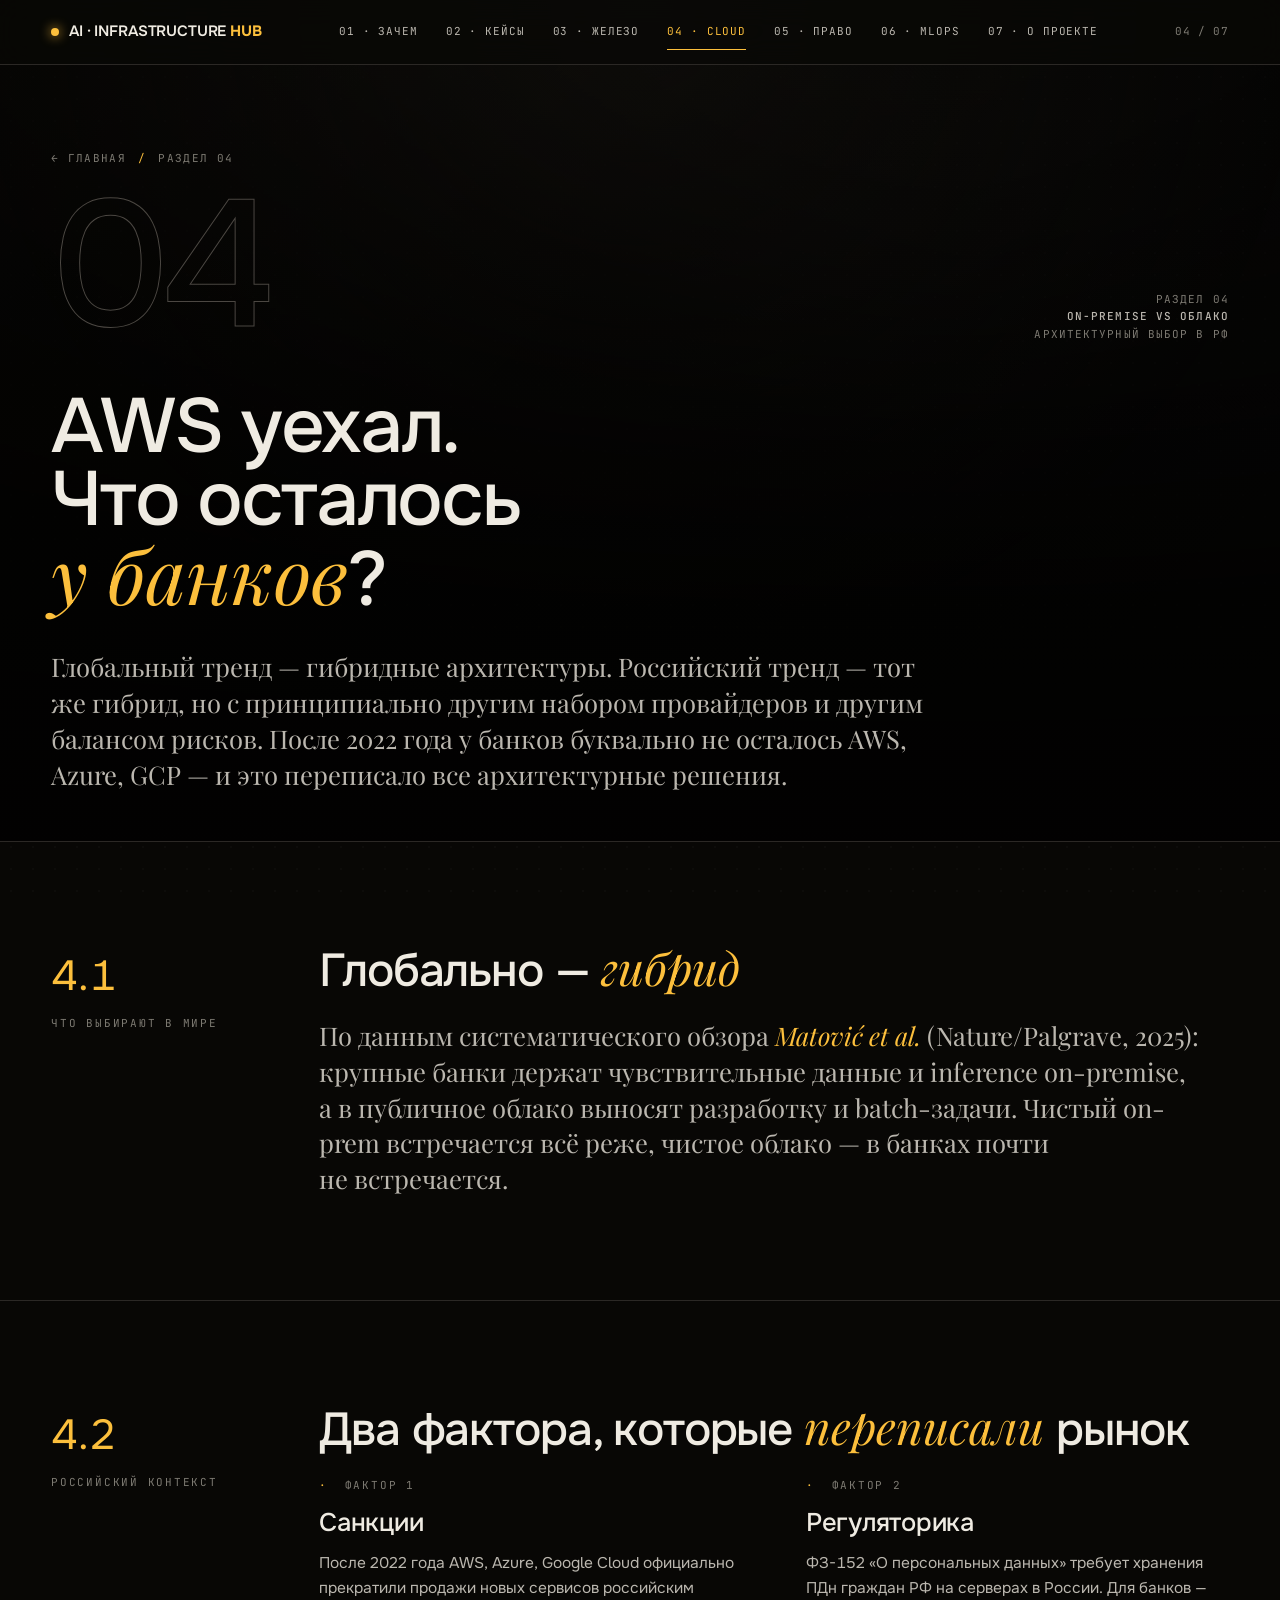
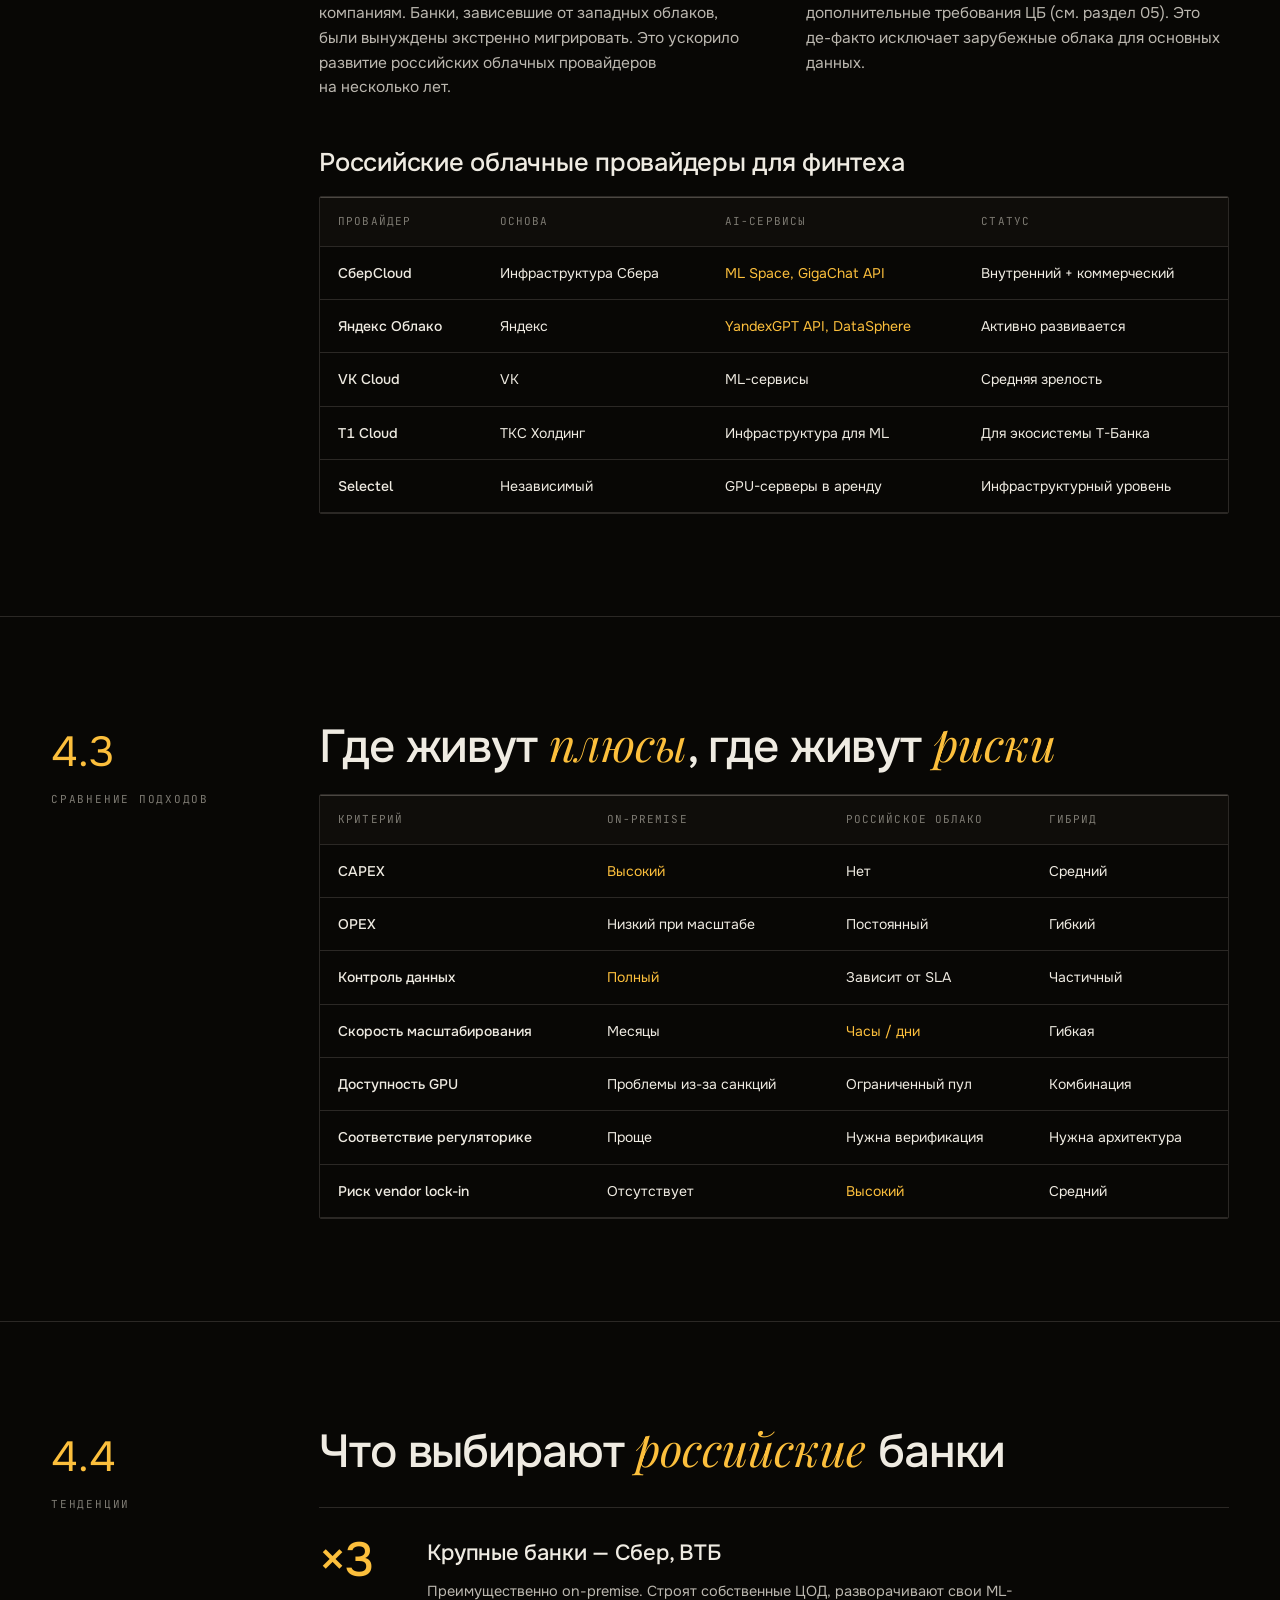
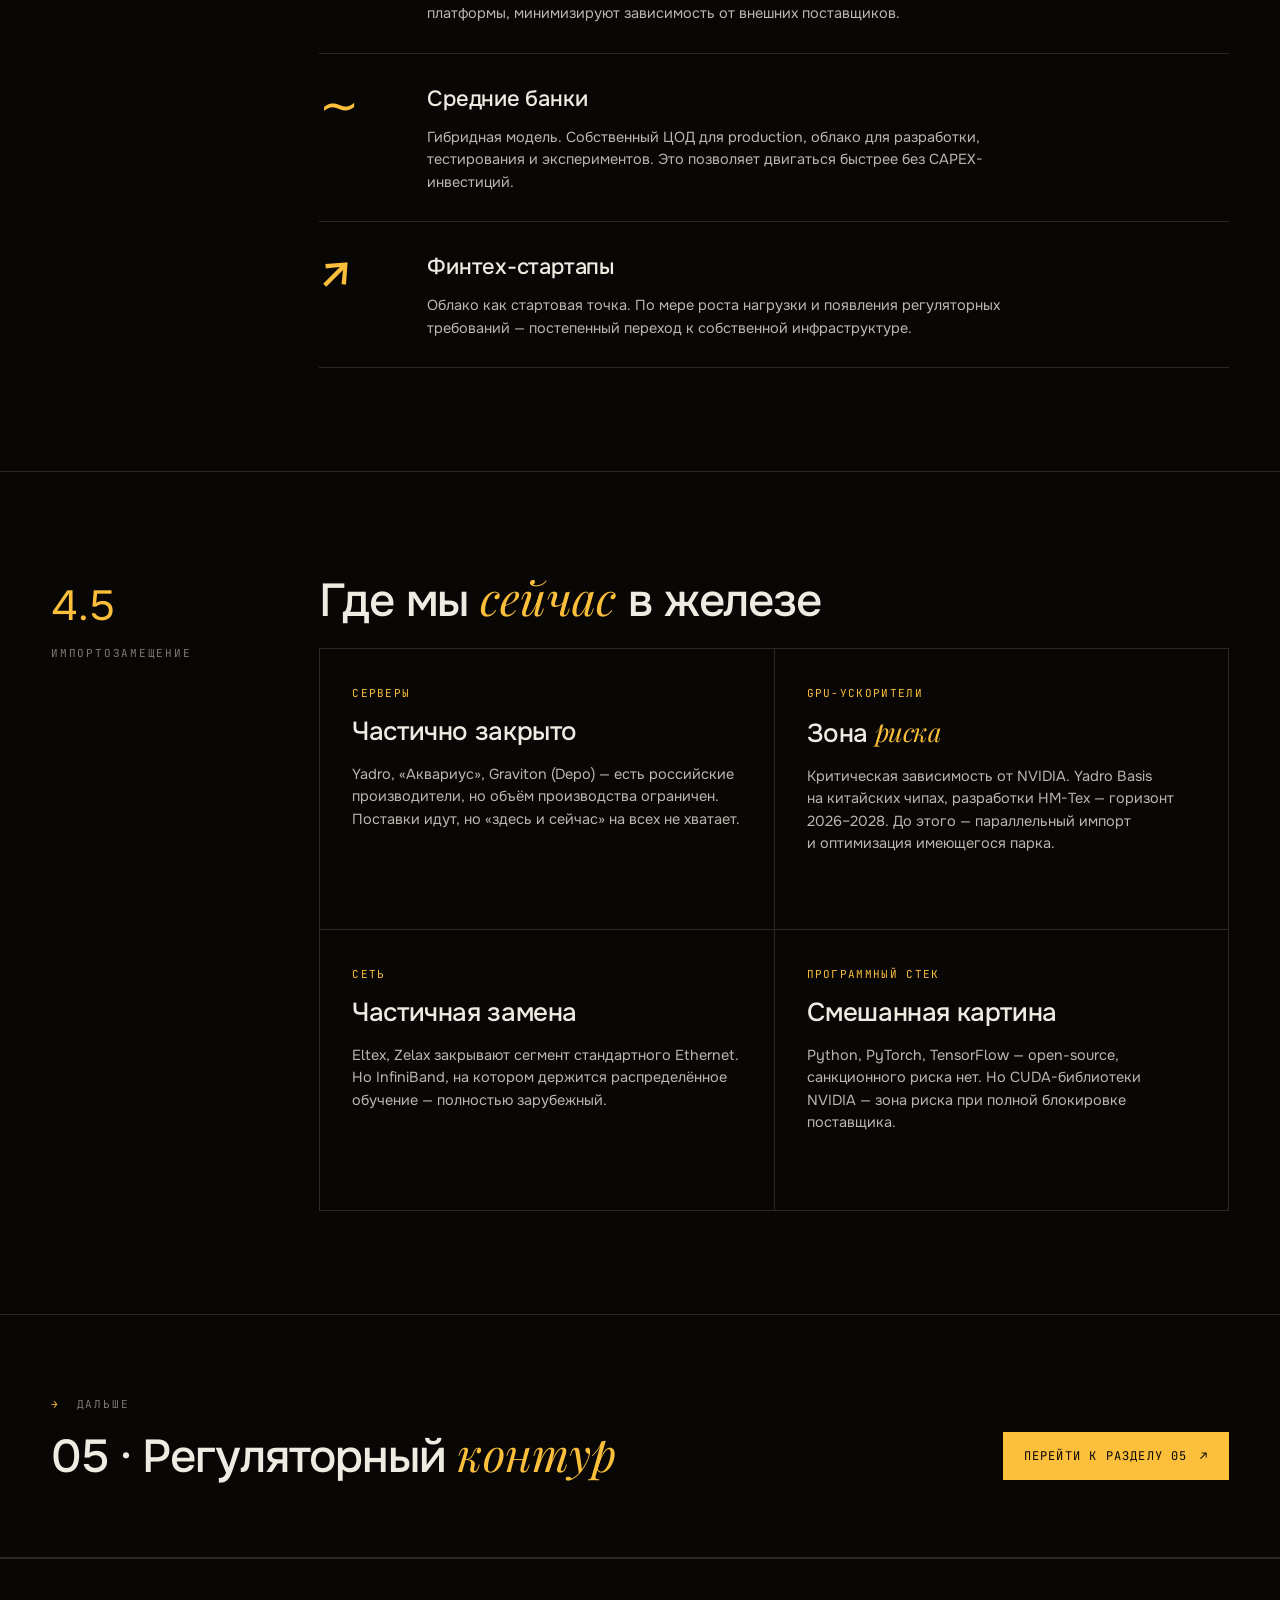
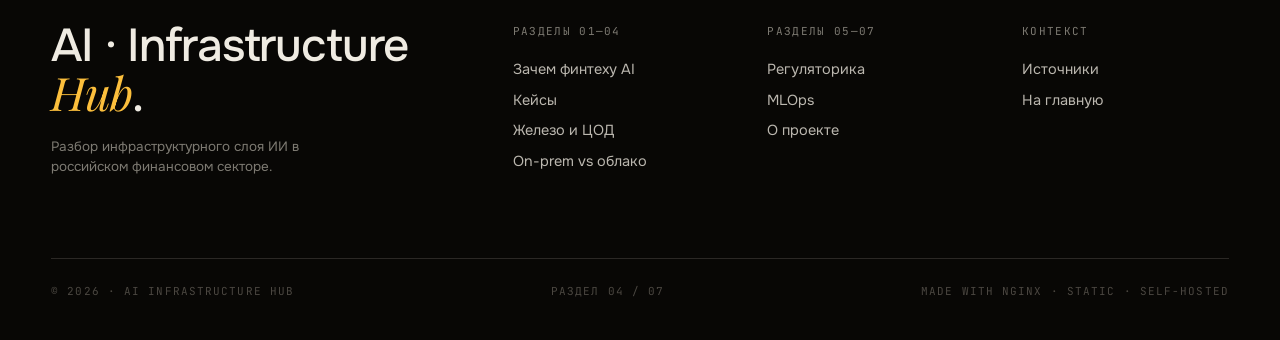
<file: on-prem-vs-cloud/index.html>
<!DOCTYPE html>
<html lang="ru">
<head>
<meta charset="UTF-8">
<meta name="viewport" content="width=device-width, initial-scale=1.0">
<title>04 · On-prem vs облако — AI Infrastructure Hub</title>
<meta name="description" content="Архитектурный выбор российских банков: on-premise, российские облака, гибрид — после 2022 года.">
<link rel="stylesheet" href="../css/style.css">
</head>
<body>

<nav class="nav" role="navigation" aria-label="Основная навигация">
  <div class="wrap nav__inner">
    <a href="../index.html" class="brand" aria-label="AI Infrastructure Hub — на главную">
      <span class="dot" aria-hidden="true"></span>
      <span>AI · INFRASTRUCTURE <b>HUB</b></span>
    </a>
    <div class="nav__menu" id="nav-main">
      <a href="../why-fintech/">01 · Зачем</a>
      <a href="../cases/">02 · Кейсы</a>
      <a href="../hardware/">03 · Железо</a>
      <a href="../on-prem-vs-cloud/" class="is-current">04 · Cloud</a>
      <a href="../regulation/">05 · Право</a>
      <a href="../mlops/">06 · MLOps</a>
      <a href="../about/">07 · О проекте</a>
    </div>
    <button class="nav__toggle" aria-controls="nav-main" aria-expanded="false" aria-label="Открыть меню">
      <span></span><span></span><span></span>
    </button>
    <div class="nav__num" aria-hidden="true">04 / 07</div>
  </div>
</nav>

<header class="page-head">
  <div class="head-bg" role="img" aria-label="Сетевые кабели и патч-панель" style="background-image:url('https://plus.unsplash.com/premium_photo-1664297989345-f4ff2063b212?q=80&w=1098&auto=format&fit=crop&ixlib=rb-4.1.0&ixid=M3wxMjA3fDB8MHxwaG90by1wYWdlfHx8fGVufDB8fHx8fA%3D%3D');"></div>
  <div class="wrap">
    <div class="crumb">
      <a href="../index.html">← Главная</a>
      <span class="arr">/</span>
      <span>Раздел 04</span>
    </div>
    <div class="page-head__rail">
      <div class="page-head__num" aria-hidden="true">04</div>
      <div class="page-head__meta">
        Раздел 04<br>
        <b>On-premise vs облако</b><br>
        Архитектурный выбор в&nbsp;РФ
      </div>
    </div>
    <h1 class="h-1 page-head__title">
      AWS уехал.<br>
      Что осталось<br>
      <span class="ser">у&nbsp;банков</span>?
    </h1>
    <p class="lede">
      Глобальный тренд&nbsp;— гибридные архитектуры. Российский тренд&nbsp;— тот же гибрид, но&nbsp;с&nbsp;принципиально другим набором провайдеров и&nbsp;другим балансом рисков. После&nbsp;2022 года у&nbsp;банков буквально не&nbsp;осталось AWS, Azure, GCP&nbsp;— и&nbsp;это переписало все архитектурные решения.
    </p>
  </div>
</header>

<!-- ============ GLOBAL ============ -->
<section>
  <div class="wrap">
    <div class="section-rail">
      <div class="section-rail__label">
        <span class="num">4.1</span>
        Что выбирают в&nbsp;мире
      </div>
      <div>
        <h2 class="h-2" style="margin-bottom:24px;">Глобально&nbsp;— <span class="ser">гибрид</span></h2>
        <p class="lede">По данным систематического обзора <em style="color:var(--accent); font-style:italic;">Matović et al.</em> (Nature/Palgrave, 2025): крупные банки держат чувствительные данные и&nbsp;inference on-premise, а&nbsp;в&nbsp;публичное облако выносят разработку и&nbsp;batch-задачи. Чистый on-prem встречается всё реже, чистое облако&nbsp;— в&nbsp;банках почти не&nbsp;встречается.</p>
      </div>
    </div>
  </div>
</section>

<!-- ============ RUSSIA ============ -->
<section>
  <div class="wrap">
    <div class="section-rail">
      <div class="section-rail__label">
        <span class="num">4.2</span>
        Российский контекст
      </div>
      <div>
        <h2 class="h-2" style="margin-bottom:24px;">Два фактора, которые <span class="ser">переписали</span> рынок</h2>

        <div class="split">
          <div>
            <div class="eyebrow" style="margin-bottom:14px;"><span class="dash">·</span> Фактор 1</div>
            <h3 class="h-3" style="margin-bottom:14px;">Санкции</h3>
            <p class="body">После 2022 года AWS, Azure, Google Cloud официально прекратили продажи новых сервисов российским компаниям. Банки, зависевшие от&nbsp;западных облаков, были вынуждены экстренно мигрировать. Это ускорило развитие российских облачных провайдеров на&nbsp;несколько лет.</p>
          </div>
          <div>
            <div class="eyebrow" style="margin-bottom:14px;"><span class="dash">·</span> Фактор 2</div>
            <h3 class="h-3" style="margin-bottom:14px;">Регуляторика</h3>
            <p class="body">ФЗ-152 «О&nbsp;персональных данных» требует хранения ПДн граждан РФ на&nbsp;серверах в&nbsp;России. Для банков&nbsp;— дополнительные требования ЦБ (см.&nbsp;раздел&nbsp;05). Это де-факто исключает зарубежные облака для&nbsp;основных данных.</p>
          </div>
        </div>

        <h3 class="h-3" style="margin-top:48px; margin-bottom:18px;">Российские облачные провайдеры для&nbsp;финтеха</h3>
        <div class="tbl-wrap">
        <table class="tbl">
          <thead><tr><th>Провайдер</th><th>Основа</th><th>AI-сервисы</th><th>Статус</th></tr></thead>
          <tbody>
            <tr><td>СберCloud</td><td>Инфраструктура Сбера</td><td><span class="accent">ML Space, GigaChat API</span></td><td>Внутренний + коммерческий</td></tr>
            <tr><td>Яндекс Облако</td><td>Яндекс</td><td><span class="accent">YandexGPT API, DataSphere</span></td><td>Активно развивается</td></tr>
            <tr><td>VK Cloud</td><td>VK</td><td>ML-сервисы</td><td>Средняя зрелость</td></tr>
            <tr><td>Т1 Cloud</td><td>ТКС Холдинг</td><td>Инфраструктура для ML</td><td>Для экосистемы Т-Банка</td></tr>
            <tr><td>Selectel</td><td>Независимый</td><td>GPU-серверы в&nbsp;аренду</td><td>Инфраструктурный уровень</td></tr>
          </tbody>
        </table>
        </div>
      </div>
    </div>
  </div>
</section>

<!-- ============ COMPARISON ============ -->
<section>
  <div class="wrap">
    <div class="section-rail">
      <div class="section-rail__label">
        <span class="num">4.3</span>
        Сравнение подходов
      </div>
      <div>
        <h2 class="h-2" style="margin-bottom:24px;">Где живут <span class="ser">плюсы</span>, где живут <span class="ser">риски</span></h2>

        <div class="tbl-wrap">
        <table class="tbl">
          <thead><tr><th>Критерий</th><th>On-premise</th><th>Российское облако</th><th>Гибрид</th></tr></thead>
          <tbody>
            <tr><td>CAPEX</td><td><span class="accent">Высокий</span></td><td>Нет</td><td>Средний</td></tr>
            <tr><td>OPEX</td><td>Низкий при&nbsp;масштабе</td><td>Постоянный</td><td>Гибкий</td></tr>
            <tr><td>Контроль данных</td><td><span class="accent">Полный</span></td><td>Зависит от SLA</td><td>Частичный</td></tr>
            <tr><td>Скорость масштабирования</td><td>Месяцы</td><td><span class="accent">Часы / дни</span></td><td>Гибкая</td></tr>
            <tr><td>Доступность GPU</td><td>Проблемы из-за санкций</td><td>Ограниченный пул</td><td>Комбинация</td></tr>
            <tr><td>Соответствие регуляторике</td><td>Проще</td><td>Нужна верификация</td><td>Нужна архитектура</td></tr>
            <tr><td>Риск vendor lock-in</td><td>Отсутствует</td><td><span class="accent">Высокий</span></td><td>Средний</td></tr>
          </tbody>
        </table>
        </div>
      </div>
    </div>
  </div>
</section>

<!-- ============ WHO CHOOSES WHAT ============ -->
<section>
  <div class="wrap">
    <div class="section-rail">
      <div class="section-rail__label">
        <span class="num">4.4</span>
        Тенденции
      </div>
      <div>
        <h2 class="h-2" style="margin-bottom:32px;">Что выбирают <span class="ser">российские</span> банки</h2>

        <div class="bignum">
          <div class="bignum__n">×3</div>
          <div>
            <div class="bignum__t">Крупные банки — Сбер, ВТБ</div>
            <div class="bignum__d">Преимущественно on-premise. Строят собственные ЦОД, разворачивают свои ML-платформы, минимизируют зависимость от&nbsp;внешних поставщиков.</div>
          </div>
        </div>
        <div class="bignum">
          <div class="bignum__n">∼</div>
          <div>
            <div class="bignum__t">Средние банки</div>
            <div class="bignum__d">Гибридная модель. Собственный ЦОД для&nbsp;production, облако для&nbsp;разработки, тестирования и&nbsp;экспериментов. Это позволяет двигаться быстрее без&nbsp;CAPEX-инвестиций.</div>
          </div>
        </div>
        <div class="bignum">
          <div class="bignum__n">↗</div>
          <div>
            <div class="bignum__t">Финтех-стартапы</div>
            <div class="bignum__d">Облако как стартовая точка. По&nbsp;мере роста нагрузки и&nbsp;появления регуляторных требований&nbsp;— постепенный переход к&nbsp;собственной инфраструктуре.</div>
          </div>
        </div>
      </div>
    </div>
  </div>
</section>

<!-- ============ IMPORT SUBSTITUTION ============ -->
<section>
  <div class="wrap">
    <div class="section-rail">
      <div class="section-rail__label">
        <span class="num">4.5</span>
        Импортозамещение
      </div>
      <div>
        <h2 class="h-2" style="margin-bottom:24px;">Где мы&nbsp;<span class="ser">сейчас</span> в&nbsp;железе</h2>

        <div class="feat">
          <div class="feat__cell">
            <div class="feat__num">Серверы</div>
            <div class="feat__title">Частично закрыто</div>
            <p style="font-size:14.5px; color:var(--fg-2);">Yadro, «Аквариус», Graviton (Depo)&nbsp;— есть российские производители, но&nbsp;объём производства ограничен. Поставки идут, но&nbsp;«здесь и&nbsp;сейчас» на&nbsp;всех не&nbsp;хватает.</p>
          </div>
          <div class="feat__cell">
            <div class="feat__num">GPU-ускорители</div>
            <div class="feat__title">Зона <span class="ser">риска</span></div>
            <p style="font-size:14.5px; color:var(--fg-2);">Критическая зависимость от&nbsp;NVIDIA. Yadro Basis на&nbsp;китайских чипах, разработки НМ-Тех&nbsp;— горизонт 2026–2028. До&nbsp;этого&nbsp;— параллельный импорт и&nbsp;оптимизация имеющегося парка.</p>
          </div>
          <div class="feat__cell">
            <div class="feat__num">Сеть</div>
            <div class="feat__title">Частичная замена</div>
            <p style="font-size:14.5px; color:var(--fg-2);">Eltex, Zelax закрывают сегмент стандартного Ethernet. Но&nbsp;InfiniBand, на&nbsp;котором держится распределённое обучение&nbsp;— полностью зарубежный.</p>
          </div>
          <div class="feat__cell">
            <div class="feat__num">Программный стек</div>
            <div class="feat__title">Смешанная картина</div>
            <p style="font-size:14.5px; color:var(--fg-2);">Python, PyTorch, TensorFlow&nbsp;— open-source, санкционного риска нет. Но&nbsp;CUDA-библиотеки NVIDIA&nbsp;— зона риска при&nbsp;полной блокировке поставщика.</p>
          </div>
        </div>
      </div>
    </div>
  </div>
</section>

<section class="dense">
  <div class="wrap">
    <div class="flex-row next-row" style="justify-content:space-between; align-items:flex-end;">
      <div>
        <span class="eyebrow"><span class="dash">→</span> Дальше</span>
        <h3 class="h-2" style="margin-top:14px;">05 · Регуляторный <span class="ser">контур</span></h3>
      </div>
      <a class="btn is-primary" href="../regulation/">Перейти к разделу 05 <span class="arr">↗</span></a>
    </div>
  </div>
</section>

<footer class="foot">
  <div class="wrap">
    <div class="foot__top">
      <div class="foot__col">
        <div class="foot__brand">AI · Infrastructure<br><span class="ser">Hub</span>.</div>
        <p class="foot__byline">Разбор инфраструктурного слоя ИИ в российском финансовом секторе.</p>
      </div>
      <div class="foot__col">
        <h5>Разделы 01—04</h5>
        <a href="../why-fintech/">Зачем финтеху AI</a>
        <a href="../cases/">Кейсы</a>
        <a href="../hardware/">Железо и ЦОД</a>
        <a href="../on-prem-vs-cloud/">On-prem vs облако</a>
      </div>
      <div class="foot__col">
        <h5>Разделы 05—07</h5>
        <a href="../regulation/">Регуляторика</a>
        <a href="../mlops/">MLOps</a>
        <a href="../about/">О проекте</a>
      </div>
      <div class="foot__col">
        <h5>Контекст</h5>
        <a href="../about/#sources">Источники</a>
        <a href="../index.html">На главную</a>
      </div>
    </div>
    <div class="foot__bottom">
      <div>© 2026 · AI Infrastructure Hub</div>
      <div>Раздел 04 / 07</div>
      <div>Made with Nginx · static · self-hosted</div>
    </div>
  </div>
</footer>

<script src="../js/main.js"></script>
</body>
</html>
</file>
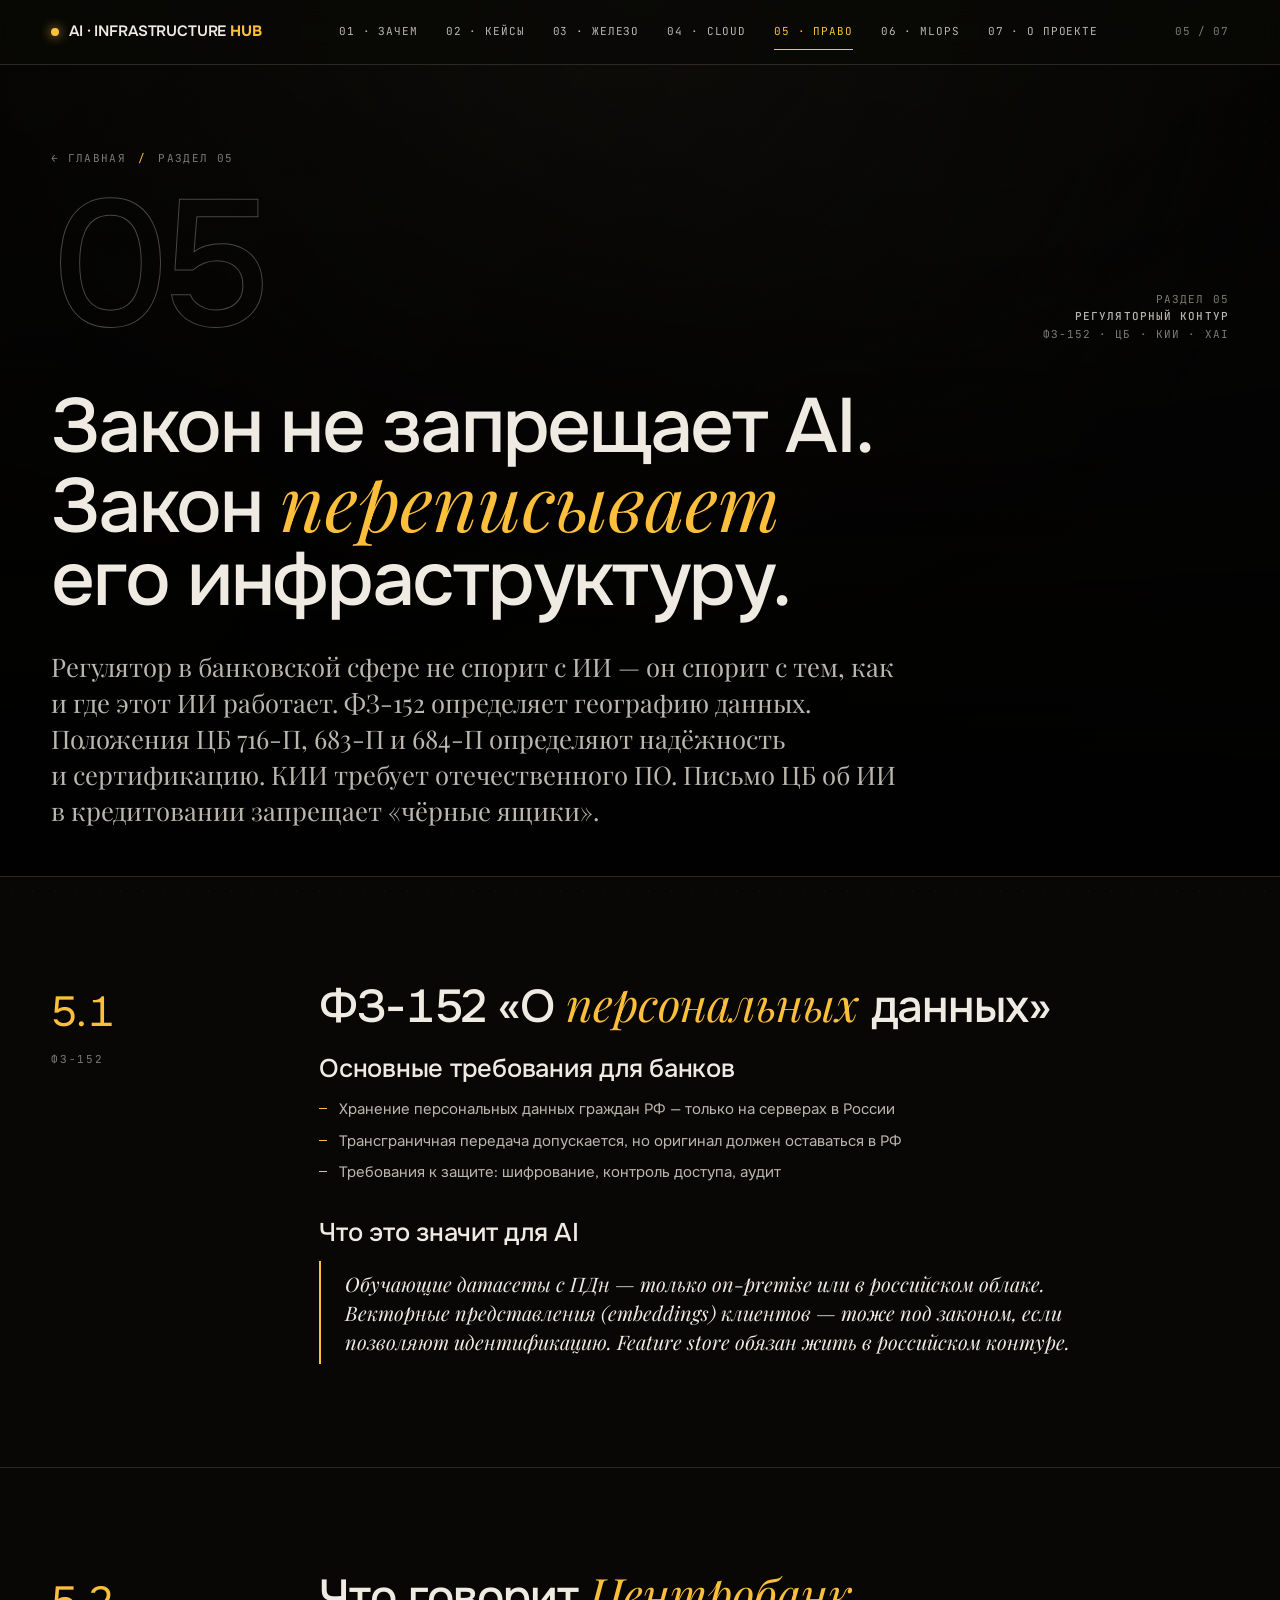
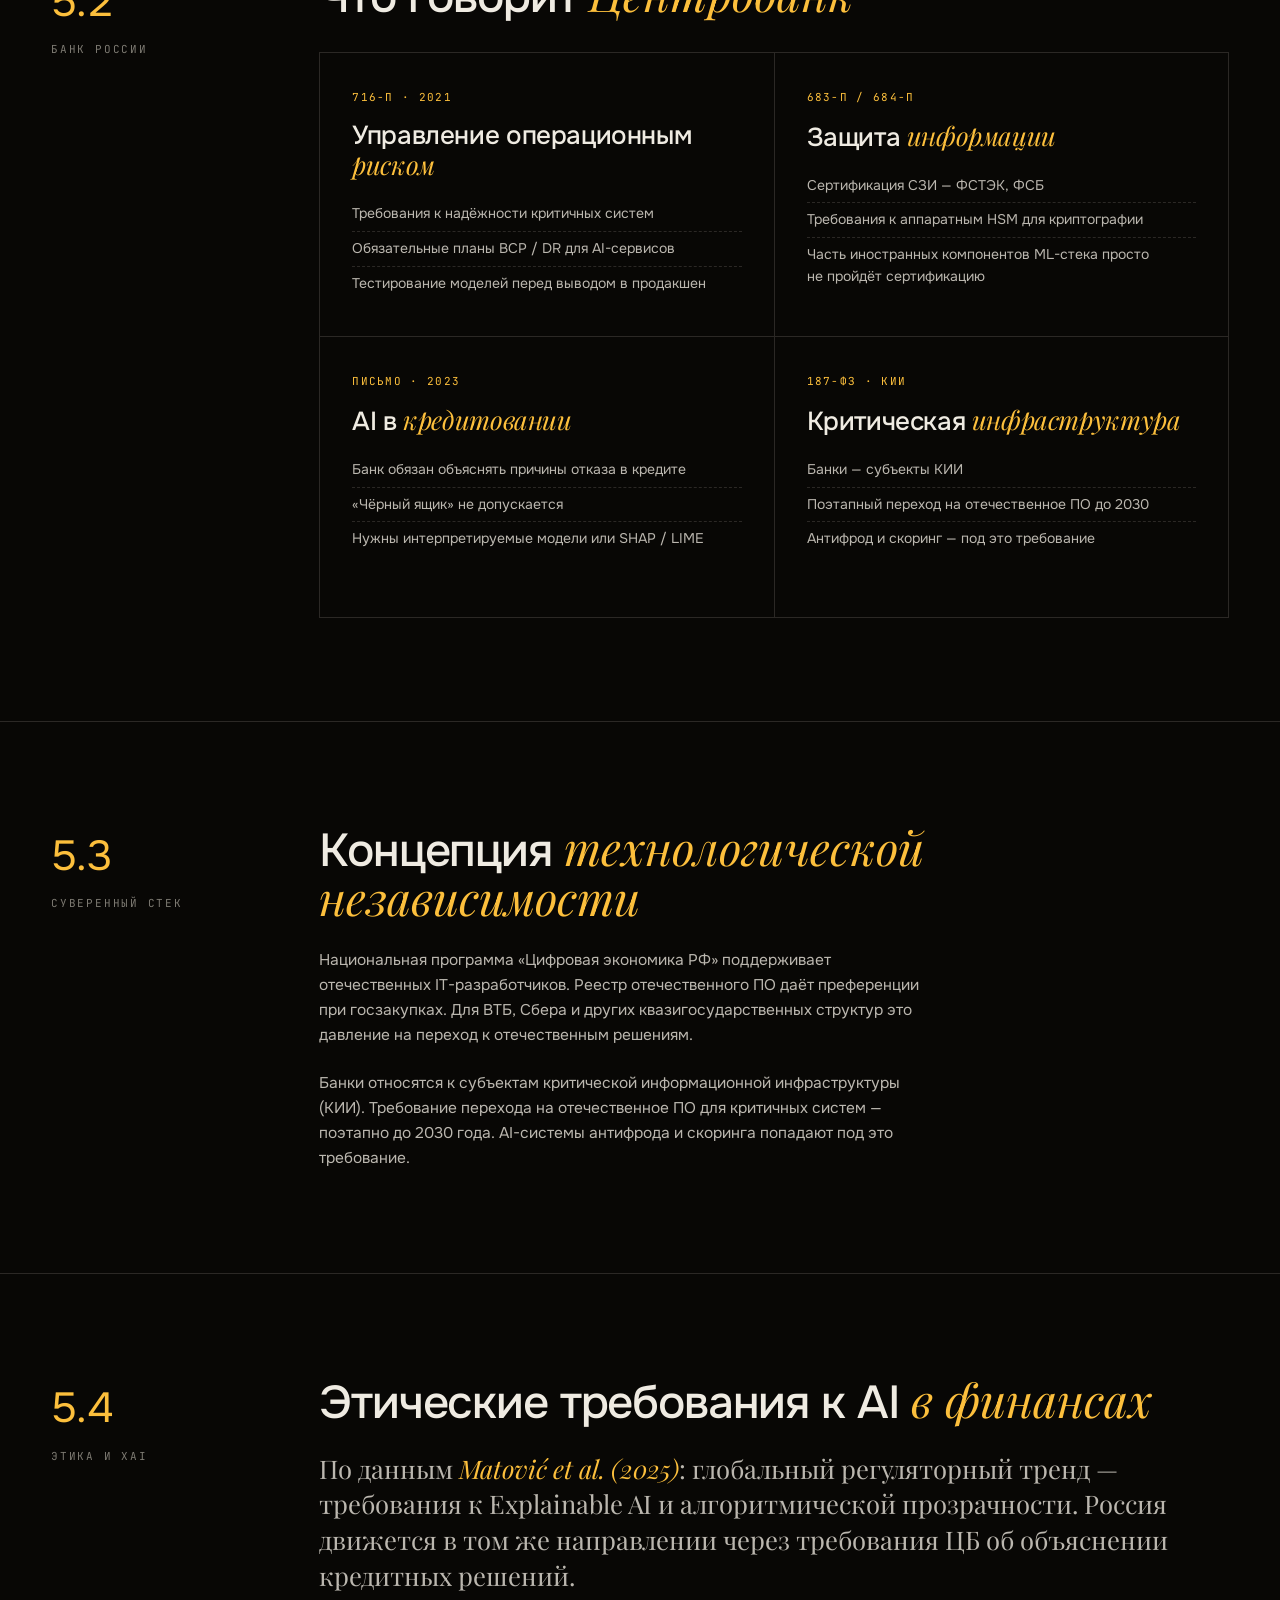
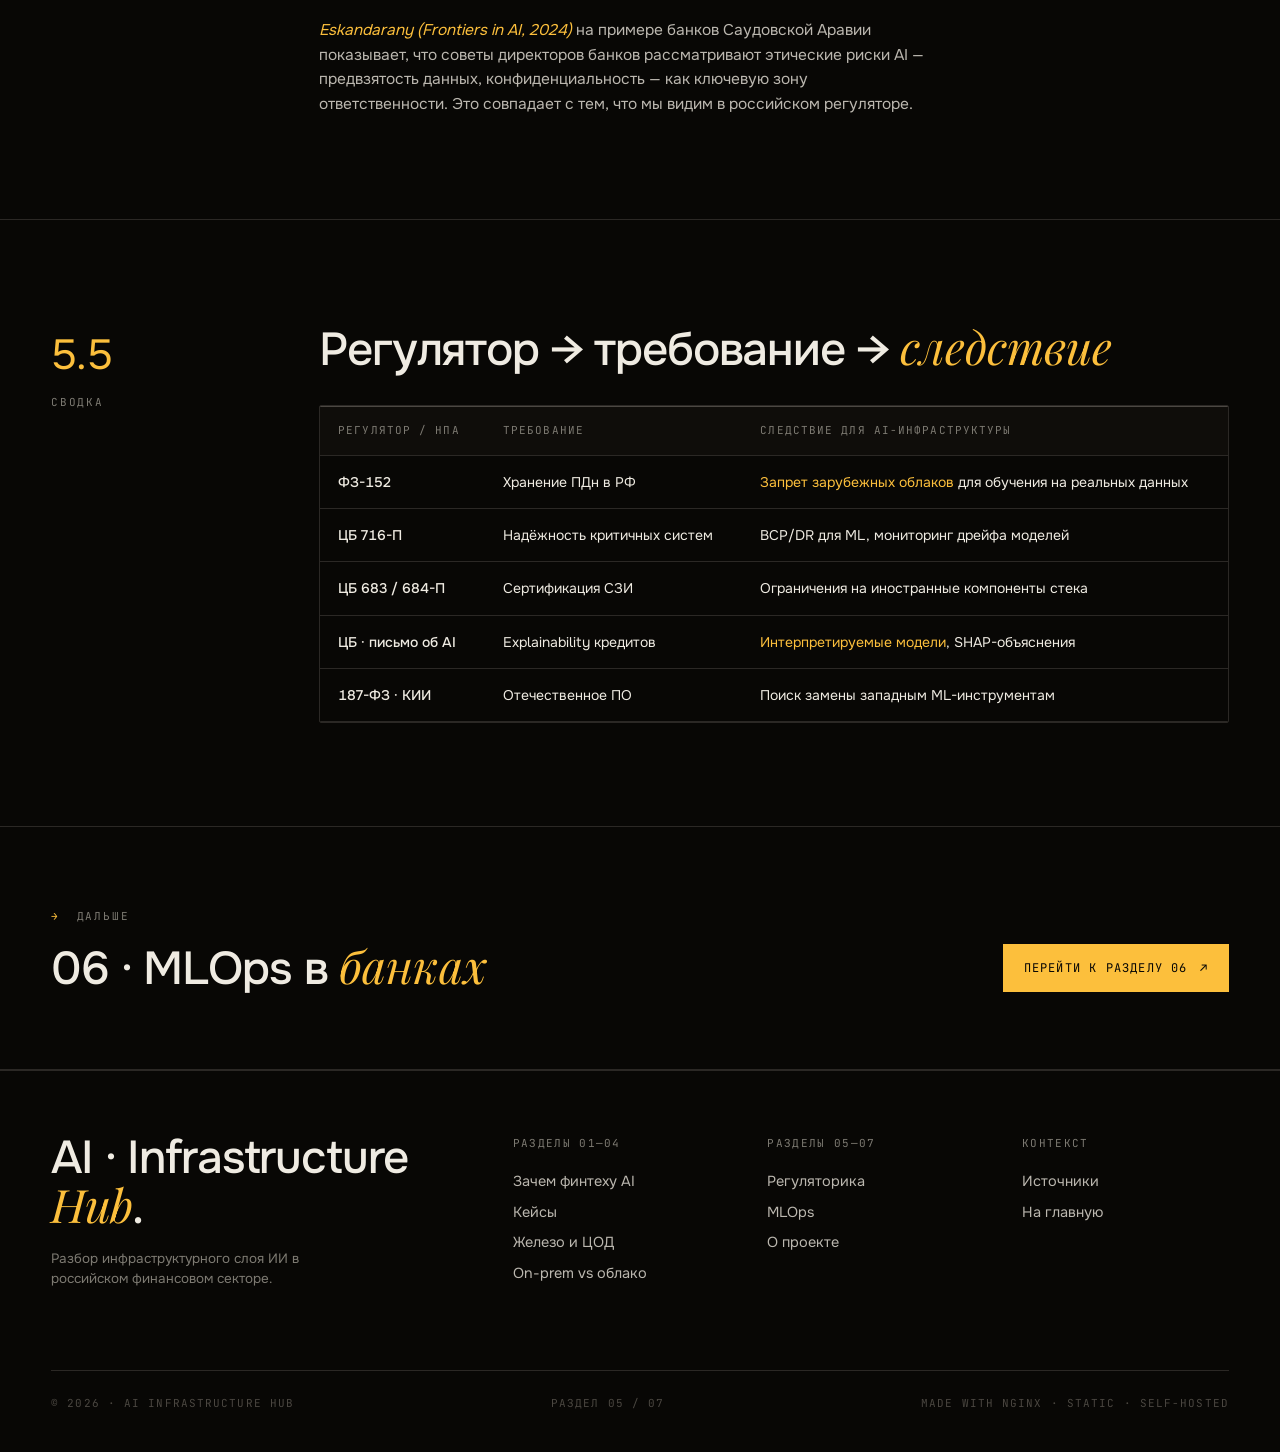
<file: regulation/index.html>
<!DOCTYPE html>
<html lang="ru">
<head>
<meta charset="UTF-8">
<meta name="viewport" content="width=device-width, initial-scale=1.0">
<title>05 · Регуляторный контур — AI Infrastructure Hub</title>
<meta name="description" content="ФЗ-152, требования ЦБ 716-П / 683-П, КИИ и Explainable AI в кредитных решениях.">
<link rel="stylesheet" href="../css/style.css">
</head>
<body>

<nav class="nav" role="navigation" aria-label="Основная навигация">
  <div class="wrap nav__inner">
    <a href="../index.html" class="brand" aria-label="AI Infrastructure Hub — на главную">
      <span class="dot" aria-hidden="true"></span>
      <span>AI · INFRASTRUCTURE <b>HUB</b></span>
    </a>
    <div class="nav__menu" id="nav-main">
      <a href="../why-fintech/">01 · Зачем</a>
      <a href="../cases/">02 · Кейсы</a>
      <a href="../hardware/">03 · Железо</a>
      <a href="../on-prem-vs-cloud/">04 · Cloud</a>
      <a href="../regulation/" class="is-current">05 · Право</a>
      <a href="../mlops/">06 · MLOps</a>
      <a href="../about/">07 · О проекте</a>
    </div>
    <button class="nav__toggle" aria-controls="nav-main" aria-expanded="false" aria-label="Открыть меню">
      <span></span><span></span><span></span>
    </button>
    <div class="nav__num" aria-hidden="true">05 / 07</div>
  </div>
</nav>

<header class="page-head">
  <div class="head-bg" role="img" aria-label="Классические колонны — регуляторный контекст" style="background-image:url('https://images.unsplash.com/photo-1505664194779-8beaceb93744?w=2000&q=80&auto=format&fit=crop');"></div>
  <div class="wrap">
    <div class="crumb">
      <a href="../index.html">← Главная</a>
      <span class="arr">/</span>
      <span>Раздел 05</span>
    </div>
    <div class="page-head__rail">
      <div class="page-head__num" aria-hidden="true">05</div>
      <div class="page-head__meta">
        Раздел 05<br>
        <b>Регуляторный контур</b><br>
        ФЗ-152 · ЦБ · КИИ · XAI
      </div>
    </div>
    <h1 class="h-1 page-head__title">
      Закон не&nbsp;запрещает&nbsp;AI.<br>
      Закон <span class="ser">переписывает</span><br>
      его инфраструктуру.
    </h1>
    <p class="lede">
      Регулятор в&nbsp;банковской сфере не&nbsp;спорит с&nbsp;ИИ&nbsp;— он&nbsp;спорит с&nbsp;тем, как и&nbsp;где этот ИИ работает. ФЗ-152 определяет географию данных. Положения ЦБ&nbsp;716-П, 683-П и&nbsp;684-П определяют надёжность и&nbsp;сертификацию. КИИ требует отечественного ПО. Письмо ЦБ&nbsp;об&nbsp;ИИ в&nbsp;кредитовании запрещает «чёрные ящики».
    </p>
  </div>
</header>

<!-- ============ FZ-152 ============ -->
<section>
  <div class="wrap">
    <div class="section-rail">
      <div class="section-rail__label">
        <span class="num">5.1</span>
        ФЗ-152
      </div>
      <div>
        <h2 class="h-2" style="margin-bottom:24px;">ФЗ-152 «О&nbsp;<span class="ser">персональных</span> данных»</h2>

        <h3 class="h-3" style="margin-top:24px; margin-bottom:14px;">Основные требования для банков</h3>
        <ul style="list-style:none; font-size:15px; color:var(--fg-2); line-height:1.7;">
          <li style="padding-left:20px; position:relative; margin:6px 0;"><span style="position:absolute; left:0; top:11px; width:8px; height:1px; background:var(--accent); display:block;"></span> Хранение персональных данных граждан РФ&nbsp;— только на&nbsp;серверах в&nbsp;России</li>
          <li style="padding-left:20px; position:relative; margin:6px 0;"><span style="position:absolute; left:0; top:11px; width:8px; height:1px; background:var(--accent); display:block;"></span> Трансграничная передача допускается, но&nbsp;оригинал должен оставаться в&nbsp;РФ</li>
          <li style="padding-left:20px; position:relative; margin:6px 0;"><span style="position:absolute; left:0; top:11px; width:8px; height:1px; background:var(--accent); display:block;"></span> Требования к&nbsp;защите: шифрование, контроль доступа, аудит</li>
        </ul>

        <h3 class="h-3" style="margin-top:32px; margin-bottom:14px;">Что это значит для AI</h3>
        <div class="callout">
          Обучающие датасеты с&nbsp;ПДн&nbsp;— только on-premise или в&nbsp;российском облаке. Векторные представления (embeddings) клиентов&nbsp;— тоже под&nbsp;законом, если позволяют идентификацию. Feature&nbsp;store обязан жить в&nbsp;российском контуре.
        </div>
      </div>
    </div>
  </div>
</section>

<!-- ============ CBR REQUIREMENTS ============ -->
<section>
  <div class="wrap">
    <div class="section-rail">
      <div class="section-rail__label">
        <span class="num">5.2</span>
        Банк России
      </div>
      <div>
        <h2 class="h-2" style="margin-bottom:32px;">Что говорит&nbsp;<span class="ser">Центробанк</span></h2>

        <div class="feat">
          <div class="feat__cell">
            <div class="feat__num">716-П · 2021</div>
            <div class="feat__title">Управление операционным <span class="ser">риском</span></div>
            <ul class="feat__list">
              <li>Требования к надёжности критичных систем</li>
              <li>Обязательные планы BCP / DR для AI-сервисов</li>
              <li>Тестирование моделей перед выводом в&nbsp;продакшен</li>
            </ul>
          </div>
          <div class="feat__cell">
            <div class="feat__num">683-П / 684-П</div>
            <div class="feat__title">Защита <span class="ser">информации</span></div>
            <ul class="feat__list">
              <li>Сертификация СЗИ — ФСТЭК, ФСБ</li>
              <li>Требования к аппаратным HSM для криптографии</li>
              <li>Часть иностранных компонентов ML-стека просто не&nbsp;пройдёт сертификацию</li>
            </ul>
          </div>
          <div class="feat__cell">
            <div class="feat__num">Письмо · 2023</div>
            <div class="feat__title">AI в&nbsp;<span class="ser">кредитовании</span></div>
            <ul class="feat__list">
              <li>Банк обязан объяснять причины отказа в&nbsp;кредите</li>
              <li>«Чёрный ящик» не&nbsp;допускается</li>
              <li>Нужны интерпретируемые модели или SHAP / LIME</li>
            </ul>
          </div>
          <div class="feat__cell">
            <div class="feat__num">187-ФЗ · КИИ</div>
            <div class="feat__title">Критическая <span class="ser">инфраструктура</span></div>
            <ul class="feat__list">
              <li>Банки — субъекты КИИ</li>
              <li>Поэтапный переход на отечественное ПО до&nbsp;2030</li>
              <li>Антифрод и скоринг — под&nbsp;это требование</li>
            </ul>
          </div>
        </div>
      </div>
    </div>
  </div>
</section>

<!-- ============ SOVEREIGN STACK ============ -->
<section>
  <div class="wrap">
    <div class="section-rail">
      <div class="section-rail__label">
        <span class="num">5.3</span>
        Суверенный стек
      </div>
      <div>
        <h2 class="h-2" style="margin-bottom:24px;">Концепция <span class="ser">технологической независимости</span></h2>
        <p class="body" style="margin-bottom:24px;">Национальная программа «Цифровая экономика РФ» поддерживает отечественных IT-разработчиков. Реестр отечественного ПО даёт преференции при&nbsp;госзакупках. Для&nbsp;ВТБ, Сбера и&nbsp;других квазигосударственных структур это давление на&nbsp;переход к&nbsp;отечественным решениям.</p>

        <p class="body">Банки относятся к&nbsp;субъектам критической информационной инфраструктуры (КИИ). Требование перехода на&nbsp;отечественное ПО для&nbsp;критичных систем&nbsp;— поэтапно до&nbsp;2030&nbsp;года. AI-системы антифрода и&nbsp;скоринга попадают под&nbsp;это требование.</p>
      </div>
    </div>
  </div>
</section>

<!-- ============ XAI ============ -->
<section>
  <div class="wrap">
    <div class="section-rail">
      <div class="section-rail__label">
        <span class="num">5.4</span>
        Этика и&nbsp;XAI
      </div>
      <div>
        <h2 class="h-2" style="margin-bottom:24px;">Этические требования к&nbsp;AI <span class="ser">в&nbsp;финансах</span></h2>
        <p class="lede" style="margin-bottom:24px;">
          По данным <em style="color:var(--accent); font-style:italic;">Matović et al. (2025)</em>: глобальный регуляторный тренд&nbsp;— требования к&nbsp;Explainable AI и&nbsp;алгоритмической прозрачности. Россия движется в&nbsp;том же направлении через требования ЦБ об&nbsp;объяснении кредитных решений.
        </p>
        <p class="body">
          <em style="color:var(--accent); font-style:italic;">Eskandarany (Frontiers in AI, 2024)</em> на&nbsp;примере банков Саудовской Аравии показывает, что советы директоров банков рассматривают этические риски AI&nbsp;— предвзятость данных, конфиденциальность&nbsp;— как ключевую зону ответственности. Это совпадает с&nbsp;тем, что мы видим в&nbsp;российском регуляторе.
        </p>
      </div>
    </div>
  </div>
</section>

<!-- ============ SUMMARY TABLE ============ -->
<section>
  <div class="wrap">
    <div class="section-rail">
      <div class="section-rail__label">
        <span class="num">5.5</span>
        Сводка
      </div>
      <div>
        <h2 class="h-2" style="margin-bottom:32px;">Регулятор → требование →&nbsp;<span class="ser">следствие</span></h2>

        <div class="tbl-wrap">
        <table class="tbl">
          <thead><tr><th>Регулятор / НПА</th><th>Требование</th><th>Следствие для AI-инфраструктуры</th></tr></thead>
          <tbody>
            <tr><td>ФЗ-152</td><td>Хранение ПДн в&nbsp;РФ</td><td><span class="accent">Запрет зарубежных облаков</span> для&nbsp;обучения на&nbsp;реальных данных</td></tr>
            <tr><td>ЦБ 716-П</td><td>Надёжность критичных систем</td><td>BCP/DR для ML, мониторинг дрейфа моделей</td></tr>
            <tr><td>ЦБ 683 / 684-П</td><td>Сертификация СЗИ</td><td>Ограничения на иностранные компоненты стека</td></tr>
            <tr><td>ЦБ · письмо об AI</td><td>Explainability кредитов</td><td><span class="accent">Интерпретируемые модели</span>, SHAP-объяснения</td></tr>
            <tr><td>187-ФЗ · КИИ</td><td>Отечественное ПО</td><td>Поиск замены западным ML-инструментам</td></tr>
          </tbody>
        </table>
        </div>
      </div>
    </div>
  </div>
</section>

<section class="dense">
  <div class="wrap">
    <div class="flex-row next-row" style="justify-content:space-between; align-items:flex-end;">
      <div>
        <span class="eyebrow"><span class="dash">→</span> Дальше</span>
        <h3 class="h-2" style="margin-top:14px;">06 · MLOps в <span class="ser">банках</span></h3>
      </div>
      <a class="btn is-primary" href="../mlops/">Перейти к разделу 06 <span class="arr">↗</span></a>
    </div>
  </div>
</section>

<footer class="foot">
  <div class="wrap">
    <div class="foot__top">
      <div class="foot__col">
        <div class="foot__brand">AI · Infrastructure<br><span class="ser">Hub</span>.</div>
        <p class="foot__byline">Разбор инфраструктурного слоя ИИ в российском финансовом секторе.</p>
      </div>
      <div class="foot__col">
        <h5>Разделы 01—04</h5>
        <a href="../why-fintech/">Зачем финтеху AI</a>
        <a href="../cases/">Кейсы</a>
        <a href="../hardware/">Железо и ЦОД</a>
        <a href="../on-prem-vs-cloud/">On-prem vs облако</a>
      </div>
      <div class="foot__col">
        <h5>Разделы 05—07</h5>
        <a href="../regulation/">Регуляторика</a>
        <a href="../mlops/">MLOps</a>
        <a href="../about/">О проекте</a>
      </div>
      <div class="foot__col">
        <h5>Контекст</h5>
        <a href="../about/#sources">Источники</a>
        <a href="../index.html">На главную</a>
      </div>
    </div>
    <div class="foot__bottom">
      <div>© 2026 · AI Infrastructure Hub</div>
      <div>Раздел 05 / 07</div>
      <div>Made with Nginx · static · self-hosted</div>
    </div>
  </div>
</footer>

<script src="../js/main.js"></script>
</body>
</html>
</file>
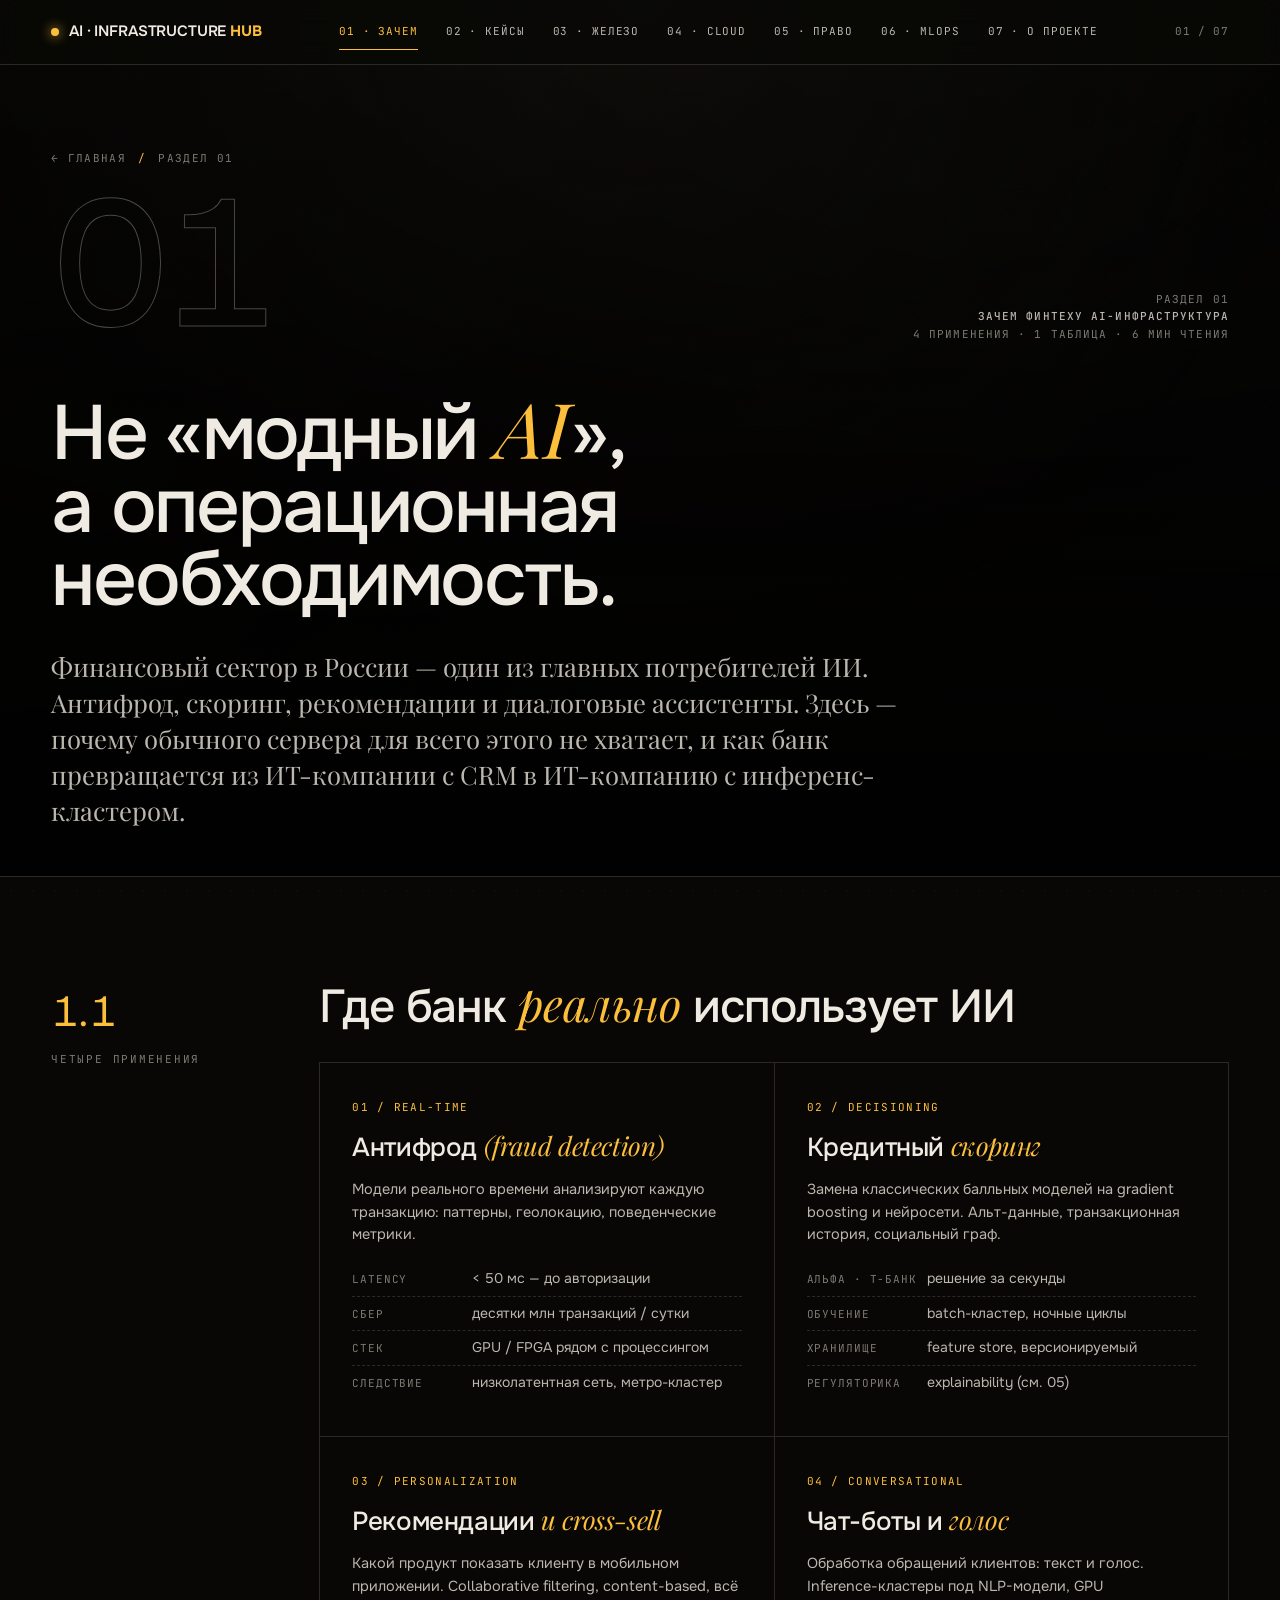
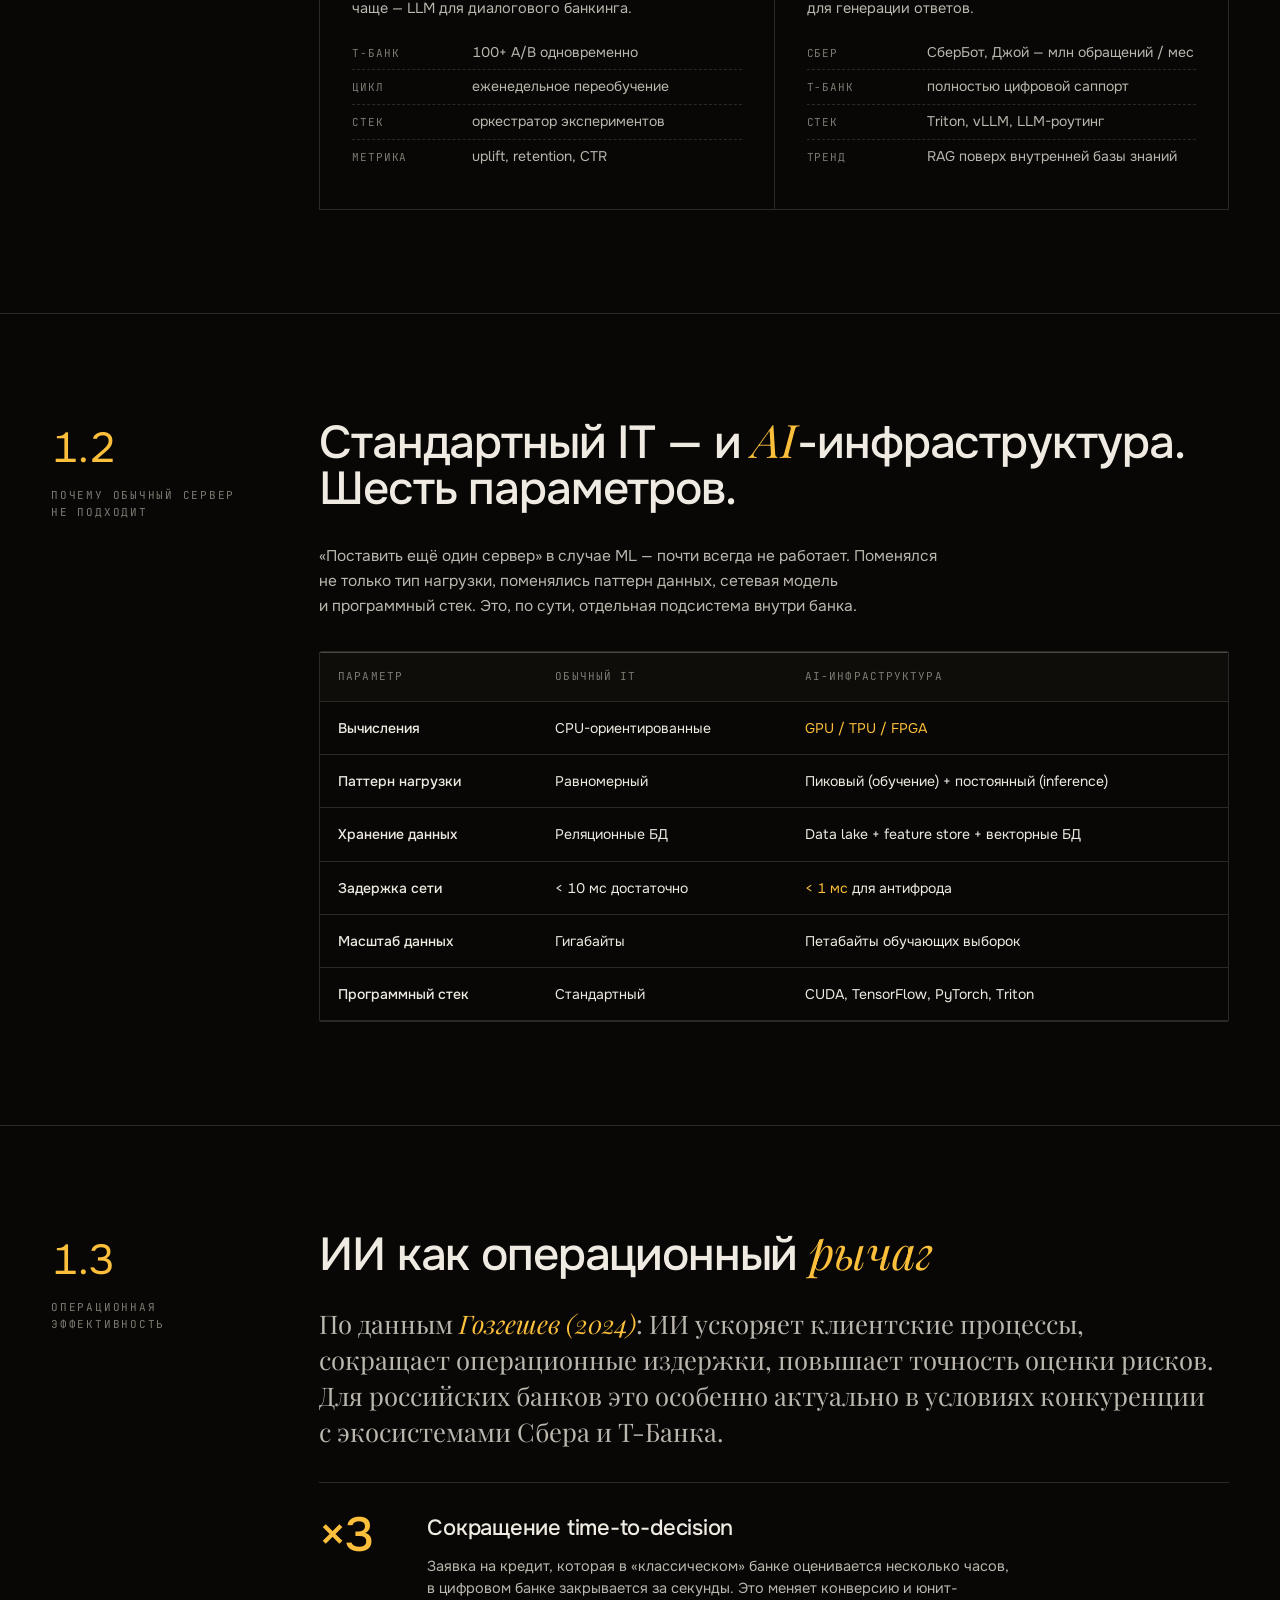
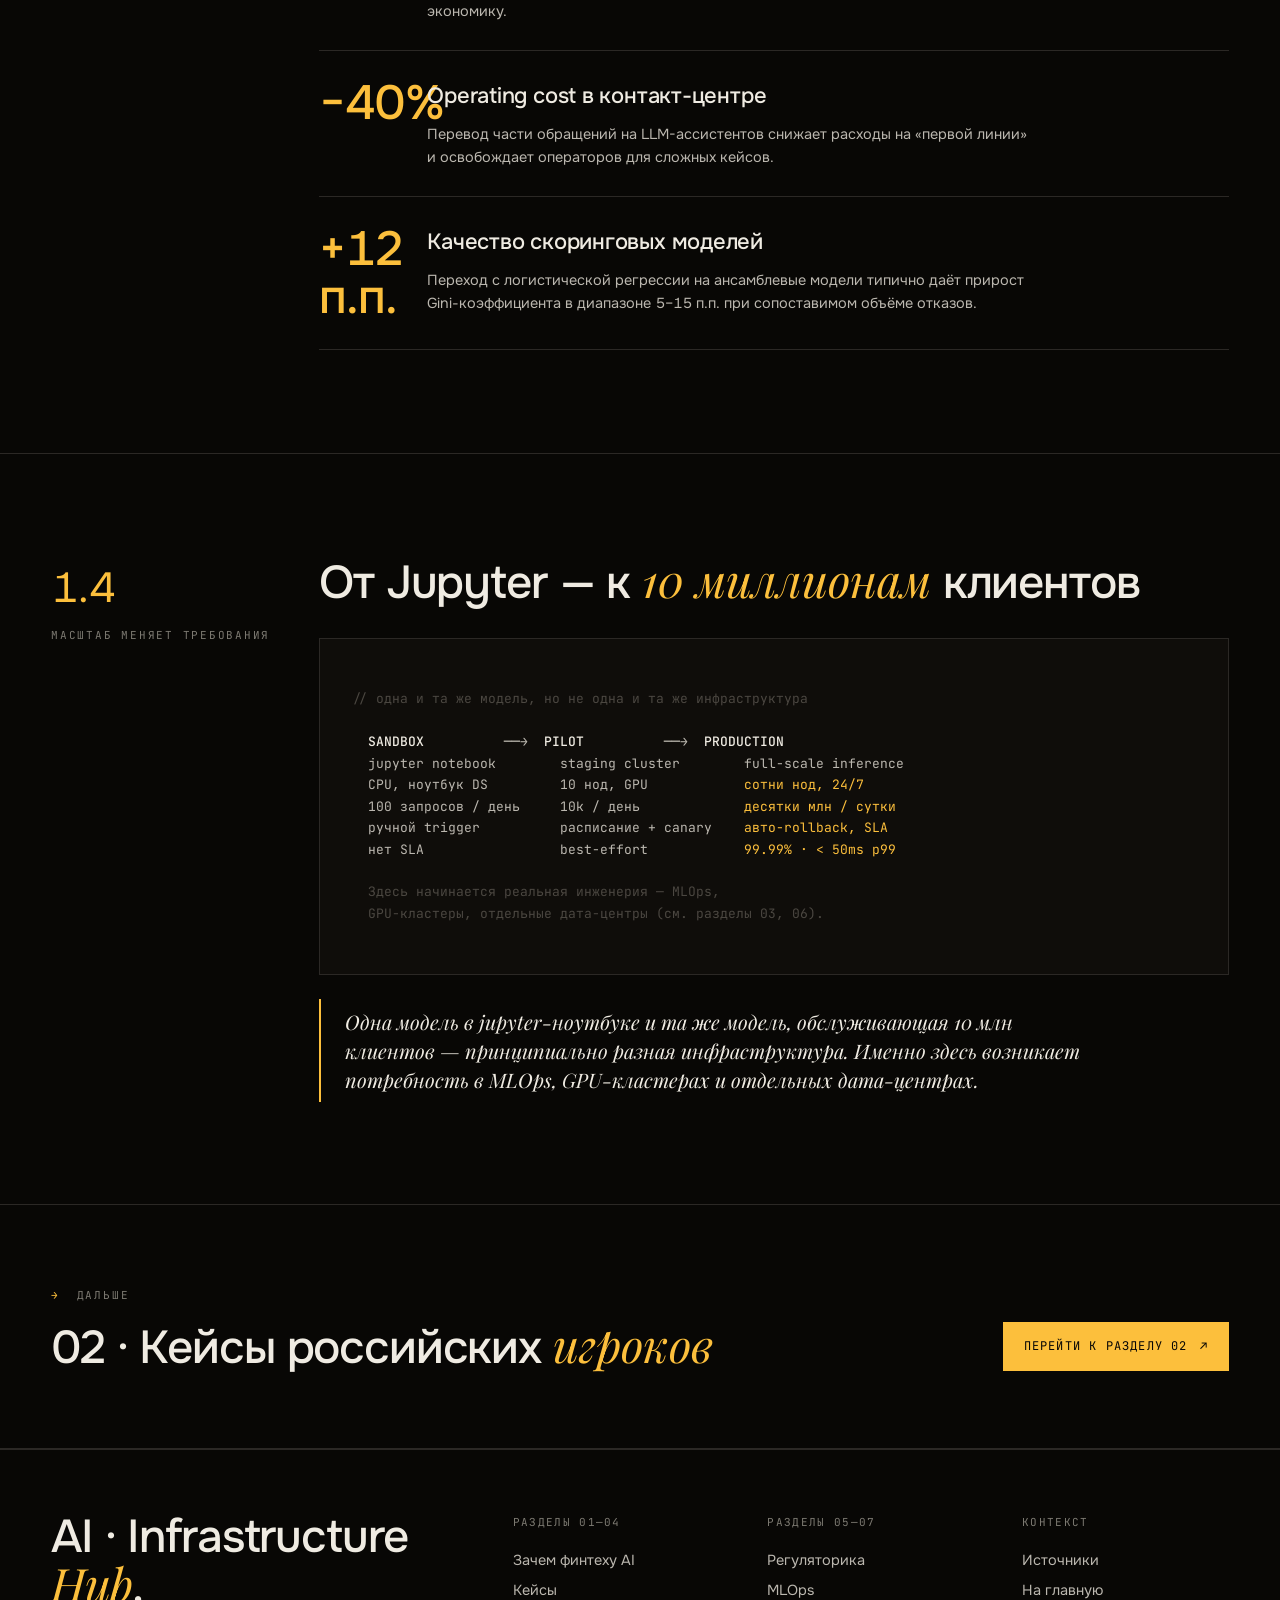
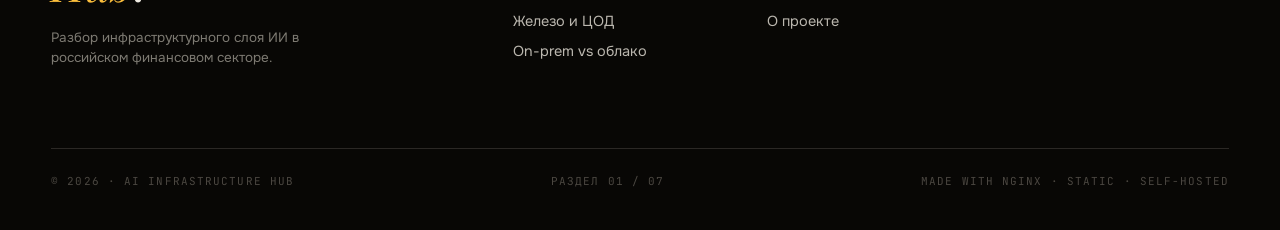
<file: why-fintech/index.html>
<!DOCTYPE html>
<html lang="ru">
<head>
<meta charset="UTF-8">
<meta name="viewport" content="width=device-width, initial-scale=1.0">
<title>01 · Зачем финтеху AI-инфраструктура — AI Infrastructure Hub</title>
<meta name="description" content="Четыре применения ИИ в банках и почему стандартного сервера для них недостаточно.">
<link rel="stylesheet" href="../css/style.css">
</head>
<body>

<nav class="nav" role="navigation" aria-label="Основная навигация">
  <div class="wrap nav__inner">
    <a href="../index.html" class="brand" aria-label="AI Infrastructure Hub — на главную">
      <span class="dot" aria-hidden="true"></span>
      <span>AI · INFRASTRUCTURE <b>HUB</b></span>
    </a>
    <div class="nav__menu" id="nav-main">
      <a href="../why-fintech/" class="is-current">01 · Зачем</a>
      <a href="../cases/">02 · Кейсы</a>
      <a href="../hardware/">03 · Железо</a>
      <a href="../on-prem-vs-cloud/">04 · Cloud</a>
      <a href="../regulation/">05 · Право</a>
      <a href="../mlops/">06 · MLOps</a>
      <a href="../about/">07 · О проекте</a>
    </div>
    <button class="nav__toggle" aria-controls="nav-main" aria-expanded="false" aria-label="Открыть меню">
      <span></span><span></span><span></span>
    </button>
    <div class="nav__num" aria-hidden="true">01 / 07</div>
  </div>
</nav>

<header class="page-head">
  <div class="head-bg" role="img" aria-label="Московский финансовый район ночью" style="background-image:url('https://images.unsplash.com/photo-1486406146926-c627a92ad1ab?w=2000&q=80&auto=format&fit=crop');"></div>
  <div class="wrap">
    <div class="crumb">
      <a href="../index.html">← Главная</a>
      <span class="arr">/</span>
      <span>Раздел 01</span>
    </div>
    <div class="page-head__rail">
      <div class="page-head__num" aria-hidden="true">01</div>
      <div class="page-head__meta">
        Раздел 01<br>
        <b>Зачем финтеху AI-инфраструктура</b><br>
        4 применения · 1 таблица · 6 мин чтения
      </div>
    </div>
    <h1 class="h-1 page-head__title">
      Не «модный <span class="ser">AI</span>»,<br>
      а&nbsp;операционная<br>
      необходимость.
    </h1>
    <p class="lede">
      Финансовый сектор в&nbsp;России&nbsp;— один из главных потребителей ИИ. Антифрод, скоринг, рекомендации и&nbsp;диалоговые ассистенты. Здесь&nbsp;— почему обычного сервера для всего этого не&nbsp;хватает, и&nbsp;как банк превращается из&nbsp;ИТ-компании с&nbsp;CRM в&nbsp;ИТ-компанию с&nbsp;инференс-кластером.
    </p>
  </div>
</header>

<!-- ============ 4 APPLICATIONS ============ -->
<section>
  <div class="wrap">
    <div class="section-rail">
      <div class="section-rail__label">
        <span class="num">1.1</span>
        Четыре применения
      </div>
      <div>
        <h2 class="h-2" style="margin-bottom:32px;">Где банк <span class="ser">реально</span> использует ИИ</h2>

        <div class="feat">

          <div class="feat__cell">
            <div class="feat__num">01 / Real-time</div>
            <div class="feat__title">Антифрод <span class="ser">(fraud detection)</span></div>
            <p style="font-size:14.5px; color:var(--fg-2);">Модели реального времени анализируют каждую транзакцию: паттерны, геолокацию, поведенческие метрики.</p>
            <ul class="feat__list">
              <li><span class="k">Latency</span>&lt; 50&nbsp;мс — до авторизации</li>
              <li><span class="k">Сбер</span>десятки млн транзакций / сутки</li>
              <li><span class="k">Стек</span>GPU / FPGA рядом с процессингом</li>
              <li><span class="k">Следствие</span>низколатентная сеть, метро-кластер</li>
            </ul>
          </div>

          <div class="feat__cell">
            <div class="feat__num">02 / Decisioning</div>
            <div class="feat__title">Кредитный <span class="ser">скоринг</span></div>
            <p style="font-size:14.5px; color:var(--fg-2);">Замена классических балльных моделей на&nbsp;gradient boosting и&nbsp;нейросети. Альт-данные, транзакционная история, социальный граф.</p>
            <ul class="feat__list">
              <li><span class="k">Альфа · Т-Банк</span>решение за&nbsp;секунды</li>
              <li><span class="k">Обучение</span>batch-кластер, ночные циклы</li>
              <li><span class="k">Хранилище</span>feature store, версионируемый</li>
              <li><span class="k">Регуляторика</span>explainability (см. 05)</li>
            </ul>
          </div>

          <div class="feat__cell">
            <div class="feat__num">03 / Personalization</div>
            <div class="feat__title">Рекомендации <span class="ser">и&nbsp;cross-sell</span></div>
            <p style="font-size:14.5px; color:var(--fg-2);">Какой продукт показать клиенту в&nbsp;мобильном приложении. Collaborative filtering, content-based, всё чаще&nbsp;— LLM для&nbsp;диалогового банкинга.</p>
            <ul class="feat__list">
              <li><span class="k">Т-Банк</span>100+ A/B одновременно</li>
              <li><span class="k">Цикл</span>еженедельное переобучение</li>
              <li><span class="k">Стек</span>оркестратор экспериментов</li>
              <li><span class="k">Метрика</span>uplift, retention, CTR</li>
            </ul>
          </div>

          <div class="feat__cell">
            <div class="feat__num">04 / Conversational</div>
            <div class="feat__title">Чат-боты и&nbsp;<span class="ser">голос</span></div>
            <p style="font-size:14.5px; color:var(--fg-2);">Обработка обращений клиентов: текст и&nbsp;голос. Inference-кластеры под&nbsp;NLP-модели, GPU для&nbsp;генерации ответов.</p>
            <ul class="feat__list">
              <li><span class="k">Сбер</span>СберБот, Джой&nbsp;— млн обращений / мес</li>
              <li><span class="k">Т-Банк</span>полностью цифровой саппорт</li>
              <li><span class="k">Стек</span>Triton, vLLM, LLM-роутинг</li>
              <li><span class="k">Тренд</span>RAG поверх внутренней базы знаний</li>
            </ul>
          </div>

        </div>
      </div>
    </div>
  </div>
</section>

<!-- ============ TABLE: standard vs AI infra ============ -->
<section>
  <div class="wrap">
    <div class="section-rail">
      <div class="section-rail__label">
        <span class="num">1.2</span>
        Почему обычный сервер не&nbsp;подходит
      </div>
      <div>
        <h2 class="h-2" style="margin-bottom:32px;">Стандартный IT&nbsp;— и&nbsp;<span class="ser">AI</span>-инфраструктура. Шесть параметров.</h2>
        <p class="body" style="margin-bottom:32px;">«Поставить ещё один сервер» в&nbsp;случае ML&nbsp;— почти всегда не&nbsp;работает. Поменялся не&nbsp;только тип нагрузки, поменялись паттерн данных, сетевая модель и&nbsp;программный стек. Это, по&nbsp;сути, отдельная подсистема внутри банка.</p>

        <div class="tbl-wrap">
        <table class="tbl">
          <thead>
            <tr>
              <th>Параметр</th>
              <th>Обычный IT</th>
              <th>AI-инфраструктура</th>
            </tr>
          </thead>
          <tbody>
            <tr><td>Вычисления</td><td>CPU-ориентированные</td><td><span class="accent">GPU / TPU / FPGA</span></td></tr>
            <tr><td>Паттерн нагрузки</td><td>Равномерный</td><td>Пиковый (обучение) + постоянный (inference)</td></tr>
            <tr><td>Хранение данных</td><td>Реляционные БД</td><td>Data lake + feature store + векторные БД</td></tr>
            <tr><td>Задержка сети</td><td>&lt; 10&nbsp;мс достаточно</td><td><span class="accent">&lt; 1&nbsp;мс</span> для антифрода</td></tr>
            <tr><td>Масштаб данных</td><td>Гигабайты</td><td>Петабайты обучающих выборок</td></tr>
            <tr><td>Программный стек</td><td>Стандартный</td><td>CUDA, TensorFlow, PyTorch, Triton</td></tr>
          </tbody>
        </table>
        </div>
      </div>
    </div>
  </div>
</section>

<!-- ============ OPERATIONAL ============ -->
<section>
  <div class="wrap">
    <div class="section-rail">
      <div class="section-rail__label">
        <span class="num">1.3</span>
        Операционная эффективность
      </div>
      <div>
        <h2 class="h-2" style="margin-bottom:28px;">ИИ как операционный <span class="ser">рычаг</span></h2>
        <p class="lede" style="margin-bottom:32px;">
          По данным <em style="color:var(--accent); font-style:italic;">Гозгешев&nbsp;(2024)</em>: ИИ ускоряет клиентские процессы, сокращает операционные издержки, повышает точность оценки рисков. Для российских банков это особенно актуально в&nbsp;условиях конкуренции с&nbsp;экосистемами Сбера и&nbsp;Т-Банка.
        </p>

        <div class="bignum">
          <div class="bignum__n">×3</div>
          <div>
            <div class="bignum__t">Сокращение time-to-decision</div>
            <div class="bignum__d">Заявка на кредит, которая в&nbsp;«классическом» банке оценивается несколько часов, в&nbsp;цифровом банке закрывается за&nbsp;секунды. Это меняет конверсию и&nbsp;юнит-экономику.</div>
          </div>
        </div>
        <div class="bignum">
          <div class="bignum__n">−40%</div>
          <div>
            <div class="bignum__t">Operating cost в&nbsp;контакт-центре</div>
            <div class="bignum__d">Перевод части обращений на&nbsp;LLM-ассистентов снижает расходы на&nbsp;«первой линии» и&nbsp;освобождает операторов для&nbsp;сложных кейсов.</div>
          </div>
        </div>
        <div class="bignum">
          <div class="bignum__n">+12 п.п.</div>
          <div>
            <div class="bignum__t">Качество скоринговых моделей</div>
            <div class="bignum__d">Переход с&nbsp;логистической регрессии на&nbsp;ансамблевые модели типично даёт прирост Gini-коэффициента в&nbsp;диапазоне 5–15&nbsp;п.п. при сопоставимом объёме отказов.</div>
          </div>
        </div>
      </div>
    </div>
  </div>
</section>

<!-- ============ FROM JUPYTER TO PROD ============ -->
<section>
  <div class="wrap">
    <div class="section-rail">
      <div class="section-rail__label">
        <span class="num">1.4</span>
        Масштаб меняет требования
      </div>
      <div>
        <h2 class="h-2" style="margin-bottom:32px;">От&nbsp;Jupyter — к&nbsp;<span class="ser">10&nbsp;миллионам</span> клиентов</h2>

        <div class="diag" style="margin-bottom:24px;">
<span class="c">// одна и та же модель, но не одна и та же инфраструктура</span>

  <span class="h">SANDBOX</span>          ──→  <span class="h">PILOT</span>          ──→  <span class="h">PRODUCTION</span>
  jupyter notebook        staging cluster        full-scale inference
  CPU, ноутбук DS         10 нод, GPU            <span class="hl">сотни нод, 24/7</span>
  100 запросов / день     10k / день             <span class="hl">десятки млн / сутки</span>
  ручной trigger          расписание + canary    <span class="hl">авто-rollback, SLA</span>
  нет SLA                 best-effort            <span class="hl">99.99% · &lt; 50ms p99</span>

  <span class="c">Здесь начинается реальная инженерия — MLOps,
  GPU-кластеры, отдельные дата-центры (см. разделы 03, 06).</span>
        </div>

        <p class="callout">
          Одна модель в&nbsp;jupyter-ноутбуке и&nbsp;та&nbsp;же модель, обслуживающая 10&nbsp;млн клиентов&nbsp;— принципиально разная инфраструктура. Именно здесь возникает потребность в&nbsp;MLOps, GPU-кластерах и&nbsp;отдельных дата-центрах.
        </p>
      </div>
    </div>
  </div>
</section>

<!-- ============ NEXT ============ -->
<section class="dense">
  <div class="wrap">
    <div class="flex-row next-row" style="justify-content:space-between; align-items:flex-end;">
      <div>
        <span class="eyebrow"><span class="dash">→</span> Дальше</span>
        <h3 class="h-2" style="margin-top:14px;">02 · Кейсы российских <span class="ser">игроков</span></h3>
      </div>
      <a class="btn is-primary" href="../cases/">Перейти к разделу 02 <span class="arr">↗</span></a>
    </div>
  </div>
</section>

<footer class="foot">
  <div class="wrap">
    <div class="foot__top">
      <div class="foot__col">
        <div class="foot__brand">AI · Infrastructure<br><span class="ser">Hub</span>.</div>
        <p class="foot__byline">Разбор инфраструктурного слоя ИИ в российском финансовом секторе.</p>
      </div>
      <div class="foot__col">
        <h5>Разделы 01—04</h5>
        <a href="../why-fintech/">Зачем финтеху AI</a>
        <a href="../cases/">Кейсы</a>
        <a href="../hardware/">Железо и ЦОД</a>
        <a href="../on-prem-vs-cloud/">On-prem vs облако</a>
      </div>
      <div class="foot__col">
        <h5>Разделы 05—07</h5>
        <a href="../regulation/">Регуляторика</a>
        <a href="../mlops/">MLOps</a>
        <a href="../about/">О проекте</a>
      </div>
      <div class="foot__col">
        <h5>Контекст</h5>
        <a href="../about/#sources">Источники</a>
        <a href="../index.html">На главную</a>
      </div>
    </div>
    <div class="foot__bottom">
      <div>© 2026 · AI Infrastructure Hub</div>
      <div>Раздел 01 / 07</div>
      <div>Made with Nginx · static · self-hosted</div>
    </div>
  </div>
</footer>

<script src="../js/main.js"></script>
</body>
</html>
</file>
<file: css/style.css>
/* ========================================================================
   AI Infrastructure Hub — shared stylesheet
   Editorial dark theme · Onest + Playfair Display + JetBrains Mono
   ======================================================================== */

@import url('https://fonts.googleapis.com/css2?family=Onest:wght@300;400;500;600;700&family=Playfair+Display:ital,wght@0,400;0,500;1,400;1,500&family=JetBrains+Mono:wght@300;400;500&display=swap');

/* ---------- tokens ---------- */
:root{
  --bg:        oklch(13% 0.006 80);
  --bg-1:     oklch(16% 0.006 80);
  --bg-2:     oklch(19% 0.007 80);
  --line:     oklch(28% 0.008 80);
  --line-2:   oklch(40% 0.01 80);
  --fg:       oklch(94% 0.012 85);
  --fg-2:     oklch(78% 0.012 85);
  --fg-3:     oklch(58% 0.012 85);
  --fg-4:     oklch(40% 0.012 85);
  --accent:   oklch(84% 0.155 82);
  --accent-2: oklch(68% 0.13 245);
  --danger:   oklch(70% 0.18 28);
  --ok:       oklch(72% 0.13 150);

  --font-display: 'Onest', 'Helvetica Neue', sans-serif;
  --font-serif:   'Playfair Display', 'Times New Roman', Georgia, serif;
  --font-mono:    'JetBrains Mono', ui-monospace, monospace;
  --font-body:    'Onest', 'Helvetica Neue', sans-serif;

  --max: 1440px;
  --pad: clamp(20px, 4vw, 64px);
}

*{box-sizing:border-box;margin:0;padding:0;}
html{scroll-behavior:smooth; overflow-x:hidden;}
body{
  background:var(--bg);
  color:var(--fg);
  font-family:var(--font-body);
  font-size:16px;
  line-height:1.55;
  -webkit-font-smoothing:antialiased;
  text-rendering:optimizeLegibility;
  font-feature-settings:"ss01","cv11";
  overflow-x:hidden;
}

body::before{
  content:"";
  position:fixed; inset:0; z-index:-1;
  background-image:
    radial-gradient(circle at 50% 0%, oklch(20% 0.008 80) 0%, transparent 60%),
    radial-gradient(rgba(255,255,255,0.025) 1px, transparent 1px);
  background-size:auto, 22px 22px;
  background-position: 0 0, 0 0;
  pointer-events:none;
}

a{color:inherit;text-decoration:none;}
img{max-width:100%;display:block;}
button{font:inherit;color:inherit;background:none;border:0;cursor:pointer;}

::selection{background:var(--accent);color:var(--bg);}

/* ---------- layout ---------- */
.wrap{max-width:var(--max);margin:0 auto;padding-inline:var(--pad);}

/* ---------- nav ---------- */
.nav{
  position:sticky; top:0; z-index:50;
  background:color-mix(in oklch, var(--bg) 86%, transparent);
  backdrop-filter: blur(14px) saturate(140%);
  border-bottom:1px solid var(--line);
}
.nav__inner{
  display:flex; align-items:center; justify-content:space-between;
  height:64px;
}
.brand{
  display:flex; align-items:center; gap:10px;
  font-family:var(--font-display); font-weight:600; letter-spacing:-0.01em;
  font-size:15px;
}
.brand b{color:var(--accent);font-weight:700;}
.brand .dot{
  width:8px;height:8px;border-radius:50%;background:var(--accent);
  box-shadow:0 0 12px var(--accent);
  display:inline-block;
}
.nav__menu{
  display:flex; gap:28px; align-items:center;
  font-family:var(--font-mono); font-size:11px; text-transform:uppercase;
  letter-spacing:0.08em; color:var(--fg-2);
}
.nav__menu a{position:relative; padding:6px 0;}
.nav__menu a:hover{color:var(--fg);}
.nav__menu a.is-current{color:var(--accent);}
.nav__menu a.is-current::after{
  content:""; position:absolute; left:0; right:0; bottom:-3px;
  height:1px; background:var(--accent);
}
.nav__num{
  font-family:var(--font-mono); font-size:11px; color:var(--fg-3);
  letter-spacing:0.06em;
}

/* hamburger */
.nav__toggle{
  display:none;
  width:40px; height:40px;
  align-items:center; justify-content:center;
  flex-direction:column; gap:5px;
  border:1px solid var(--line);
  padding:0; flex-shrink:0;
}
.nav__toggle span{
  display:block; width:18px; height:1px;
  background:var(--fg-2);
  transition: transform .25s ease, opacity .25s ease;
}
.nav__toggle.is-open span:nth-child(1){transform:translateY(6px) rotate(45deg);}
.nav__toggle.is-open span:nth-child(2){opacity:0;}
.nav__toggle.is-open span:nth-child(3){transform:translateY(-6px) rotate(-45deg);}

@media (max-width:880px){
  .nav__menu{
    display:none;
    position:fixed; top:64px; left:0; right:0;
    background:var(--bg-1);
    border-bottom:1px solid var(--line);
    flex-direction:column; gap:0; align-items:stretch;
    padding:16px 0;
  }
  .nav__menu.is-open{display:flex;}
  .nav__menu a{
    padding:14px var(--pad);
    font-size:12px;
    border-bottom:1px solid var(--line);
  }
  .nav__menu a:last-child{border-bottom:0;}
  .nav__menu a.is-current::after{display:none;}
  .nav__toggle{display:flex;}
  .nav__num{display:none;}
}

/* ---------- type primitives ---------- */
.eyebrow{
  font-family:var(--font-mono); font-size:11px; text-transform:uppercase;
  letter-spacing:0.16em; color:var(--fg-3);
}
.eyebrow .dash{color:var(--accent); margin-right:8px;}

.serif-i{font-family:var(--font-serif); font-style:italic; font-weight:400;}
.mono{font-family:var(--font-mono);}

.h-display{
  font-family:var(--font-display);
  font-weight:500;
  font-size:clamp(56px, 9vw, 156px);
  line-height:0.92;
  letter-spacing:-0.035em;
}
.h-display .ser{
  font-family:var(--font-serif); font-style:italic; font-weight:400;
  letter-spacing:-0.01em;
  color:var(--accent);
}
.h-1{
  font-family:var(--font-display); font-weight:500;
  font-size:clamp(40px, 6vw, 96px);
  line-height:0.95; letter-spacing:-0.03em;
}
.h-1 .ser{font-family:var(--font-serif); font-style:italic; font-weight:400; color:var(--accent); letter-spacing:0;}
.h-2{
  font-family:var(--font-display); font-weight:500;
  font-size:clamp(28px, 3.6vw, 52px);
  line-height:1.0; letter-spacing:-0.025em;
}
.h-2 .ser{font-family:var(--font-serif); font-style:italic; font-weight:400; color:var(--accent);letter-spacing:0;}
.h-3{
  font-family:var(--font-display); font-weight:500;
  font-size:clamp(20px, 2vw, 26px);
  line-height:1.15; letter-spacing:-0.01em;
}
.lede{
  font-family:var(--font-serif);
  font-size:clamp(20px, 2vw, 28px);
  line-height:1.4;
  color:var(--fg-2);
  font-weight:400;
  max-width:60ch;
}
.body{font-size:15.5px; line-height:1.6; color:var(--fg-2); max-width:62ch;}
.body p + p{margin-top:1em;}
.small{font-size:13.5px; color:var(--fg-3); line-height:1.5;}

/* ---------- hero header (per-page) ---------- */
.page-head{
  padding-top:80px;
  padding-bottom:48px;
  border-bottom:1px solid var(--line);
  position:relative;
  overflow:hidden;
}
.page-head > .wrap{position:relative; z-index:2;}
.page-head__rail{
  display:flex; align-items:flex-end; justify-content:space-between; gap:32px;
  margin-bottom:48px;
}
.page-head__num{
  font-family:var(--font-display); font-weight:500;
  font-size:clamp(80px, 14vw, 220px); line-height:0.85;
  color:transparent;
  -webkit-text-stroke:1px var(--line-2);
  letter-spacing:-0.05em;
}
.page-head__meta{
  text-align:right; max-width:320px;
  font-family:var(--font-mono); font-size:11px; text-transform:uppercase; letter-spacing:0.1em; color:var(--fg-3);
  line-height:1.6;
}
.page-head__meta b{color:var(--fg-2);font-weight:500;}
.page-head__title{margin-bottom:32px;}

.crumb{
  display:inline-flex; align-items:center; gap:12px;
  font-family:var(--font-mono); font-size:11px; text-transform:uppercase; letter-spacing:0.12em;
  color:var(--fg-3); margin-bottom:24px;
}
.crumb a:hover{color:var(--accent);}
.crumb .arr{color:var(--accent);}

/* ---------- section primitives ---------- */
section{padding-block: clamp(64px, 8vw, 128px); border-bottom:1px solid var(--line);}
section.dense{padding-block: clamp(48px, 6vw, 96px);}
.section-rail{
  display:grid; grid-template-columns: 220px 1fr; gap:48px;
  align-items:start;
}
/* prevent wide children (white-space:pre diag blocks, tables) from blowing out grid */
.section-rail > *{ min-width:0; }
.section-rail__label{
  position:sticky; top:96px;
  font-family:var(--font-mono); font-size:11px; text-transform:uppercase; letter-spacing:0.16em;
  color:var(--fg-3);
}
.section-rail__label .num{
  display:block; color:var(--accent); margin-bottom:6px;
  font-family:var(--font-display); font-size:42px; letter-spacing:-0.02em;
}
@media (max-width:880px){
  .section-rail{grid-template-columns:1fr; gap:24px;}
  .section-rail__label{position:static;}
}

/* ---------- stat tiles ---------- */
.stat-grid{
  display:grid; grid-template-columns: repeat(4, 1fr); gap:0;
  border-top:1px solid var(--line);
  border-left:1px solid var(--line);
}
.stat{
  border-right:1px solid var(--line);
  border-bottom:1px solid var(--line);
  padding: 32px 28px;
  display:flex; flex-direction:column; gap:14px;
  min-height:240px; justify-content:space-between;
  position:relative;
  min-width:0;
}
.stat__num{
  font-family:var(--font-display); font-weight:500;
  font-size:clamp(36px, 4.4vw, 64px); line-height:0.95;
  letter-spacing:-0.025em;
}
.stat__num .unit{color:var(--accent); font-family:var(--font-serif); font-style:italic; font-weight:400;}
.stat__label{font-size:14px; color:var(--fg-2); line-height:1.45; max-width:30ch;}
.stat__tag{
  font-family:var(--font-mono); font-size:10.5px; text-transform:uppercase; letter-spacing:0.14em;
  color:var(--fg-4);
}
@media (max-width:980px){
  .stat-grid{grid-template-columns: repeat(2, 1fr);}
}
@media (max-width:520px){
  .stat-grid{grid-template-columns: 1fr;}
}

/* ---------- nav cards (home) ---------- */
.cards{
  display:grid; grid-template-columns: repeat(2, 1fr); gap:0;
  border-top:1px solid var(--line);
}
.card{
  display:grid; grid-template-columns: 60px 1fr 40px;
  gap:24px; align-items:start;
  padding: 36px 28px;
  min-width:0;
  border-bottom:1px solid var(--line);
  border-right:1px solid var(--line);
  transition: background .25s ease;
  position:relative;
}
.card:nth-child(2n){border-right:0;}
.card:hover{background:var(--bg-1);}
.card:hover .card__arr{color:var(--accent); transform: translate(4px,-4px);}
.card__num{
  font-family:var(--font-mono); font-size:12px; color:var(--accent);
  letter-spacing:0.08em; padding-top:6px;
}
.card__title{
  font-family:var(--font-display); font-weight:500;
  font-size:24px; letter-spacing:-0.015em; line-height:1.1;
  margin-bottom:10px;
}
.card__title .ser{font-family:var(--font-serif); font-style:italic; color:var(--accent); font-weight:400;}
.card__desc{font-size:14px; color:var(--fg-3); line-height:1.5; max-width:48ch;}
.card__arr{
  align-self:start; padding-top:6px;
  color:var(--fg-4); font-size:22px; line-height:1;
  transition: transform .25s ease, color .25s ease;
}
@media (max-width:780px){
  .cards{grid-template-columns:1fr;}
  .card{grid-template-columns: 40px 1fr 28px;}
  .card{border-right:0;}
}

/* ---------- quote callout ---------- */
.quote{
  display:grid; grid-template-columns: 1fr 1fr; gap:64px;
  align-items:center;
}
.quote blockquote{
  font-family:var(--font-serif); font-style:italic;
  font-size:clamp(24px, 2.6vw, 38px); line-height:1.35;
  color:var(--fg); position:relative;
}
.quote blockquote::before{
  content:"\201C"; position:absolute; left:-0.4em; top:-0.3em;
  font-size:1.6em; color:var(--accent); line-height:1;
}
.quote__src{
  font-family:var(--font-mono); font-size:12px; text-transform:uppercase;
  letter-spacing:0.1em; color:var(--fg-3); line-height:1.8;
}
.quote__src b{color:var(--accent); font-weight:500;}
@media (max-width:780px){.quote{grid-template-columns:1fr; gap:28px;}}

/* ---------- tables ---------- */
.tbl{
  width:100%; border-collapse:collapse;
  font-size:14px; line-height:1.45;
  border-top:1px solid var(--line-2);
}
.tbl th, .tbl td{
  text-align:left; padding: 16px 18px;
  border-bottom:1px solid var(--line);
  vertical-align:top;
}
.tbl th{
  font-family:var(--font-mono); font-size:11px; text-transform:uppercase;
  letter-spacing:0.1em; color:var(--fg-3); font-weight:400;
  background:var(--bg-1);
}
.tbl td:first-child{color:var(--fg); font-weight:500;}
.tbl td .accent{color:var(--accent);}
.tbl-wrap{overflow-x:auto; border:1px solid var(--line); border-radius:2px; -webkit-overflow-scrolling:touch;}
.diag{overflow-x:auto; -webkit-overflow-scrolling:touch;}

/* ---------- feature cards (4-up) ---------- */
.feat{
  display:grid; grid-template-columns: repeat(2, 1fr); gap:1px;
  background:var(--line);
  border:1px solid var(--line);
}
.feat__cell{
  background:var(--bg);
  padding:36px 32px;
  display:flex; flex-direction:column; gap:16px;
  min-height:280px;
  min-width:0;
}
.feat__cell:hover{background:var(--bg-1);}
.feat__num{font-family:var(--font-mono); font-size:11px; color:var(--accent); letter-spacing:0.12em; text-transform:uppercase;}
.feat__title{font-family:var(--font-display); font-size:26px; font-weight:500; letter-spacing:-0.015em; line-height:1.1;}
.feat__title .ser{font-family:var(--font-serif); font-style:italic; color:var(--accent); font-weight:400;}
.feat__list{list-style:none; font-size:14px; color:var(--fg-2); line-height:1.55;}
.feat__list li{padding:6px 0; border-top:1px dashed var(--line);}
.feat__list li:first-child{border-top:0;}
.feat__list li .k{
  display:inline-block; min-width:120px; font-family:var(--font-mono); font-size:11px;
  color:var(--fg-3); text-transform:uppercase; letter-spacing:0.08em; padding-right:10px;
}
@media (max-width:780px){.feat{grid-template-columns:1fr;}}

/* ---------- diagram block (mono ASCII-ish) ---------- */
.diag{
  background:var(--bg-1);
  border:1px solid var(--line);
  padding:28px 32px;
  font-family:var(--font-mono); font-size:13px;
  line-height:1.65; color:var(--fg-2);
  overflow-x:auto;
  white-space:pre;
  max-width:100%;
}
.diag .hl{color:var(--accent);}
.diag .h{color:var(--fg); font-weight:500;}
.diag .c{color:var(--fg-4);}
.diag .b{color:var(--accent-2);}

/* ---------- big number list ---------- */
.bignum{
  display:grid; grid-template-columns: 80px 1fr; gap:28px;
  border-top:1px solid var(--line);
  padding: 28px 0;
}
.bignum > *{ min-width:0; }
.bignum:last-child{border-bottom:1px solid var(--line);}
.bignum__n{
  font-family:var(--font-display); font-weight:500;
  font-size:48px; line-height:1; letter-spacing:-0.02em;
  color:var(--accent);
}
.bignum__t{font-family:var(--font-display); font-weight:500; font-size:22px; letter-spacing:-0.01em; margin-bottom:10px;}
.bignum__d{font-size:14.5px; color:var(--fg-2); line-height:1.55; max-width:60ch;}

/* ---------- case block (cases page) ---------- */
.case{
  display:grid; grid-template-columns: 280px 1fr; gap:48px;
  padding: 56px 0;
  border-bottom:1px solid var(--line);
  min-width:0;
}
.case:last-child{border-bottom:0;}
.case > *{ min-width:0; }
.case__head{position:sticky; top:96px; align-self:start;}
.case__wm{
  font-family:var(--font-display); font-weight:500;
  font-size:46px; letter-spacing:-0.03em; line-height:0.95;
  margin-bottom:8px;
}
.case__wm .ser{font-family:var(--font-serif); font-style:italic; color:var(--accent); font-weight:400;}
.case__tag{
  font-family:var(--font-mono); font-size:11px; text-transform:uppercase; letter-spacing:0.12em; color:var(--fg-3);
}
.case__body h4{
  font-family:var(--font-mono); font-size:11px; text-transform:uppercase; letter-spacing:0.14em;
  color:var(--accent); margin-top:24px; margin-bottom:10px; font-weight:500;
}
.case__body h4:first-child{margin-top:0;}
.case__body p{font-size:15px; color:var(--fg-2); line-height:1.6; max-width:62ch;}
.case__body ul{list-style:none; font-size:14.5px; color:var(--fg-2); line-height:1.6;}
.case__body ul li{padding-left:20px; position:relative; margin:6px 0;}
.case__body ul li::before{
  content:""; position:absolute; left:0; top:11px;
  width:8px; height:1px; background:var(--accent);
}
@media (max-width:880px){
  .case{grid-template-columns:1fr; gap:20px;}
  .case__head{position:static;}
}

/* ---------- maturity bar ---------- */
.matur{display:flex; align-items:center; gap:12px;}
.matur__bar{
  display:flex; gap:3px; height:10px; flex:0 0 auto;
}
.matur__bar i{
  width:18px; height:10px; background:var(--line-2); border-radius:1px;
}
.matur__bar i.on{background:var(--accent);}

/* ---------- footer ---------- */
.foot{
  padding:64px 0 40px;
  border-top:1px solid var(--line);
  background:var(--bg);
}
.foot__top{
  display:grid; grid-template-columns: 2fr 1fr 1fr 1fr; gap:48px;
  margin-bottom:80px;
}
.foot__col{ min-width:0; }
.foot__col h5{
  font-family:var(--font-mono); font-size:11px; text-transform:uppercase; letter-spacing:0.12em;
  color:var(--fg-3); font-weight:400; margin-bottom:14px;
}
.foot__col a{
  display:block; font-size:14.5px; color:var(--fg-2); padding:4px 0;
}
.foot__col a:hover{color:var(--accent);}
.foot__brand{
  font-family:var(--font-display); font-size:46px; font-weight:500; letter-spacing:-0.025em; line-height:1;
  margin-bottom:18px;
}
.foot__brand .ser{font-family:var(--font-serif); font-style:italic; color:var(--accent); font-weight:400;}
.foot__byline{font-size:13.5px; color:var(--fg-3); max-width:34ch; line-height:1.5;}
.foot__bottom{
  display:flex; align-items:center; justify-content:space-between; gap:20px;
  padding-top:24px; border-top:1px solid var(--line);
  font-family:var(--font-mono); font-size:11px; text-transform:uppercase; letter-spacing:0.1em;
  color:var(--fg-4);
}
@media (max-width:880px){
  .foot__top{grid-template-columns: 1fr 1fr; gap:32px;}
}
@media (max-width:520px){
  .foot__top{grid-template-columns: 1fr; gap:28px;}
  .foot__bottom{flex-direction:column; align-items:flex-start; gap:8px;}
}

/* ---------- ticker / chip row ---------- */
.chips{
  display:flex; flex-wrap:wrap; gap:8px;
}
.chip{
  display:inline-flex; align-items:center; gap:8px;
  padding:6px 12px; border:1px solid var(--line);
  font-family:var(--font-mono); font-size:11px; text-transform:uppercase; letter-spacing:0.08em;
  color:var(--fg-2);
  border-radius:2px;
}
.chip .d{width:5px;height:5px;border-radius:50%;background:var(--accent);}

/* ---------- callout ---------- */
.callout{
  border-left:2px solid var(--accent);
  padding:8px 0 8px 24px;
  font-family:var(--font-serif); font-style:italic; font-size:20px; line-height:1.45;
  color:var(--fg);
  max-width:70ch;
}

/* ---------- pill button ---------- */
.btn{
  display:inline-flex; align-items:center; gap:12px;
  font-family:var(--font-mono); font-size:12px; text-transform:uppercase; letter-spacing:0.1em;
  padding:14px 20px; border:1px solid var(--line-2); color:var(--fg);
  transition: all .25s ease;
  white-space:nowrap;
}
.btn:hover{background:var(--accent); color:var(--bg); border-color:var(--accent);}
.btn .arr{transition: transform .25s ease;}
.btn:hover .arr{transform: translate(4px,-4px);}
.btn.is-primary{background:var(--accent); color:var(--bg); border-color:var(--accent);}
.btn.is-primary:hover{background:transparent; color:var(--accent);}

/* ---------- helpers ---------- */
.hr{border-top:1px solid var(--line); margin: 32px 0;}
.hr.thick{border-top:1px solid var(--line-2);}
.flex-row{display:flex; align-items:center; gap:14px; flex-wrap:wrap;}
.split{display:grid; grid-template-columns:1fr 1fr; gap:64px;}
.split > *{ min-width:0; }
@media (max-width:780px){.split{grid-template-columns:1fr; gap:24px;}}

/* visual placeholder */
.ph{
  border:1px solid var(--line);
  background-image: repeating-linear-gradient(135deg,
    transparent 0 12px,
    rgba(255,255,255,0.018) 12px 24px);
  display:flex; align-items:center; justify-content:center;
  font-family:var(--font-mono); font-size:11px; color:var(--fg-4);
  text-transform:uppercase; letter-spacing:0.14em;
  text-align:center; padding:24px;
}

/* glowing dot indicator */
.live{
  display:inline-flex; align-items:center; gap:8px;
  font-family:var(--font-mono); font-size:11px; text-transform:uppercase; letter-spacing:0.1em;
  color:var(--fg-3);
}
.live::before{
  content:""; width:7px; height:7px; border-radius:50%;
  background:var(--accent);
  box-shadow:0 0 8px var(--accent);
  animation: pulse 2s infinite;
}
@keyframes pulse{
  0%,100%{opacity:1;}
  50%{opacity:.4;}
}

/* page hero specific (home) */
.hero{
  padding-top:80px; padding-bottom:120px;
  position:relative;
  overflow:hidden;
}
.hero > .wrap{position:relative; z-index:2;}
.hero__title{margin-bottom:48px;}
.hero__bottom{
  display:grid; grid-template-columns: 1fr 1fr; gap:64px;
  align-items:end;
}
@media (max-width:880px){
  .hero__bottom{grid-template-columns:1fr; gap:24px;}
}

/* ---------- HEADER BACKGROUND IMAGE ---------- */
.head-bg{
  position:absolute; inset:0; z-index:0;
  background-size:cover;
  background-position:center;
  background-repeat:no-repeat;
  filter: grayscale(0.55) brightness(0.55) contrast(1.02) saturate(0.85);
}
.head-bg::after{
  content:"";
  position:absolute; inset:0;
  background:
    linear-gradient(180deg,
      color-mix(in oklch, var(--bg) 35%, transparent) 0%,
      color-mix(in oklch, var(--bg) 68%, transparent) 45%,
      color-mix(in oklch, var(--bg) 92%, transparent) 80%,
      var(--bg) 100%),
    radial-gradient(ellipse at 75% 25%,
      transparent 0%,
      color-mix(in oklch, var(--bg) 40%, transparent) 60%,
      color-mix(in oklch, var(--bg) 70%, transparent) 100%);
  pointer-events:none;
}
.head-bg::before{
  content:"";
  position:absolute; inset:0;
  background: linear-gradient(135deg,
    color-mix(in oklch, var(--accent) 8%, transparent) 0%,
    transparent 40%,
    color-mix(in oklch, var(--accent-2) 6%, transparent) 100%);
  mix-blend-mode: overlay;
  pointer-events:none;
}

.hero .head-bg{
  filter: grayscale(0.45) brightness(0.6) contrast(1.05) saturate(0.9);
}
.hero .head-bg::after{
  background:
    linear-gradient(180deg,
      color-mix(in oklch, var(--bg) 20%, transparent) 0%,
      color-mix(in oklch, var(--bg) 50%, transparent) 35%,
      color-mix(in oklch, var(--bg) 80%, transparent) 70%,
      var(--bg) 100%),
    radial-gradient(ellipse at 80% 30%,
      transparent 0%,
      color-mix(in oklch, var(--bg) 30%, transparent) 60%,
      color-mix(in oklch, var(--bg) 60%, transparent) 100%);
}

/* ---------- next section CTA ---------- */
@media (max-width:640px){
  .flex-row.next-row{flex-direction:column; align-items:flex-start; gap:24px;}
}

/* ================================================================
   MOBILE — 640px и ниже
   ================================================================ */
@media (max-width:640px){

  /* --- page header --- */
  .page-head{ padding-top:40px; padding-bottom:32px; }

  .page-head__rail{
    flex-direction:column;
    align-items:flex-start;
    gap:8px;
    margin-bottom:24px;
  }
  .page-head__num{
    font-size:clamp(52px, 18vw, 88px);
    line-height:0.85;
  }
  .page-head__meta{
    text-align:left;
    max-width:none;
  }

  /* --- home hero --- */
  .hero{ padding-top:40px; padding-bottom:56px; }
  .hero__title{ margin-bottom:28px; }

  /* --- типографика --- */
  .h-display{
    font-size:clamp(42px, 13vw, 68px);
    letter-spacing:-0.025em;
    line-height:0.9;
  }
  .h-1{
    font-size:clamp(32px, 9.5vw, 54px);
    line-height:0.95;
  }
  .h-2{
    font-size:clamp(22px, 7vw, 38px);
    line-height:1.05;
  }
  .h-3{ font-size:clamp(17px, 5vw, 22px); }

  .lede{
    font-size:clamp(16px, 4.8vw, 21px);
    line-height:1.45;
  }
  .callout{ font-size:16px; line-height:1.5; }

  /* --- section rail sidebar number --- */
  .section-rail__label .num{ font-size:28px; }

  /* --- стат плитки --- */
  .stat{ min-height:140px; padding:20px 16px; }
  .stat__num{ font-size:clamp(28px, 8vw, 48px); }

  /* --- feat / feature cards --- */
  .feat__cell{ padding:24px 18px; min-height:0; }
  .feat__title{ font-size:20px; }
  /* ключ-значение в списке: ключ на отдельной строке */
  .feat__list li .k{
    display:block;
    min-width:0;
    margin-bottom:2px;
  }

  /* --- диаграммы (ASCII) --- */
  .diag{
    font-size:11px;
    padding:18px 14px;
    line-height:1.55;
  }

  /* --- bignum --- */
  .bignum{ grid-template-columns:52px 1fr; gap:14px; }
  .bignum__n{ font-size:32px; }
  .bignum__t{ font-size:17px; margin-bottom:6px; }

  /* --- карточки навигации --- */
  .card{ padding:22px 14px; gap:10px; grid-template-columns:28px 1fr 18px; }
  .card__title{ font-size:19px; }
  .card__desc{ font-size:13px; }

  /* --- таблицы --- */
  .tbl{ font-size:13px; }
  .tbl th, .tbl td{ padding:11px 10px; }

  /* --- цитата --- */
  .quote blockquote{ font-size:clamp(17px, 5.2vw, 24px); }

  /* --- чипы --- */
  .chip{ font-size:10px; padding:5px 9px; letter-spacing:0.06em; gap:6px; }

  /* --- кейсы --- */
  .case__wm{ font-size:34px; }

  /* --- футер --- */
  .foot{ padding:40px 0 28px; }
  .foot__brand{ font-size:34px; }

  /* --- секции: меньше отступы --- */
  section{ padding-block:clamp(40px, 7vw, 72px); }
  section.dense{ padding-block:clamp(32px, 5vw, 56px); }
}

/* ================================================================
   MOBILE S — 380px и ниже
   ================================================================ */
@media (max-width:380px){

  /* большое число в шапке страницы скрываем — занимает слишком много места */
  .page-head__num{ display:none; }
  .page-head__rail{ margin-bottom:14px; }

  .h-display{ font-size:clamp(38px, 12vw, 54px); }
  .h-1{ font-size:clamp(28px, 9vw, 42px); }
  .h-2{ font-size:clamp(20px, 6.5vw, 30px); }

  .lede{ font-size:clamp(15px, 4.6vw, 19px); }

  .stat-grid{ grid-template-columns:1fr; }
  .stat{ min-height:0; }

  /* feat в одну колонку (уже есть на 780px, но сохраняем явно) */
  .feat{ grid-template-columns:1fr; }

  .bignum{ grid-template-columns:44px 1fr; gap:12px; }
  .bignum__n{ font-size:28px; }

  .card{ grid-template-columns:24px 1fr 16px; padding:18px 12px; }
  .card__title{ font-size:17px; }

  .tbl th, .tbl td{ padding:9px 8px; }

  .case__wm{ font-size:28px; }
  .foot__brand{ font-size:28px; }
}
</file>
